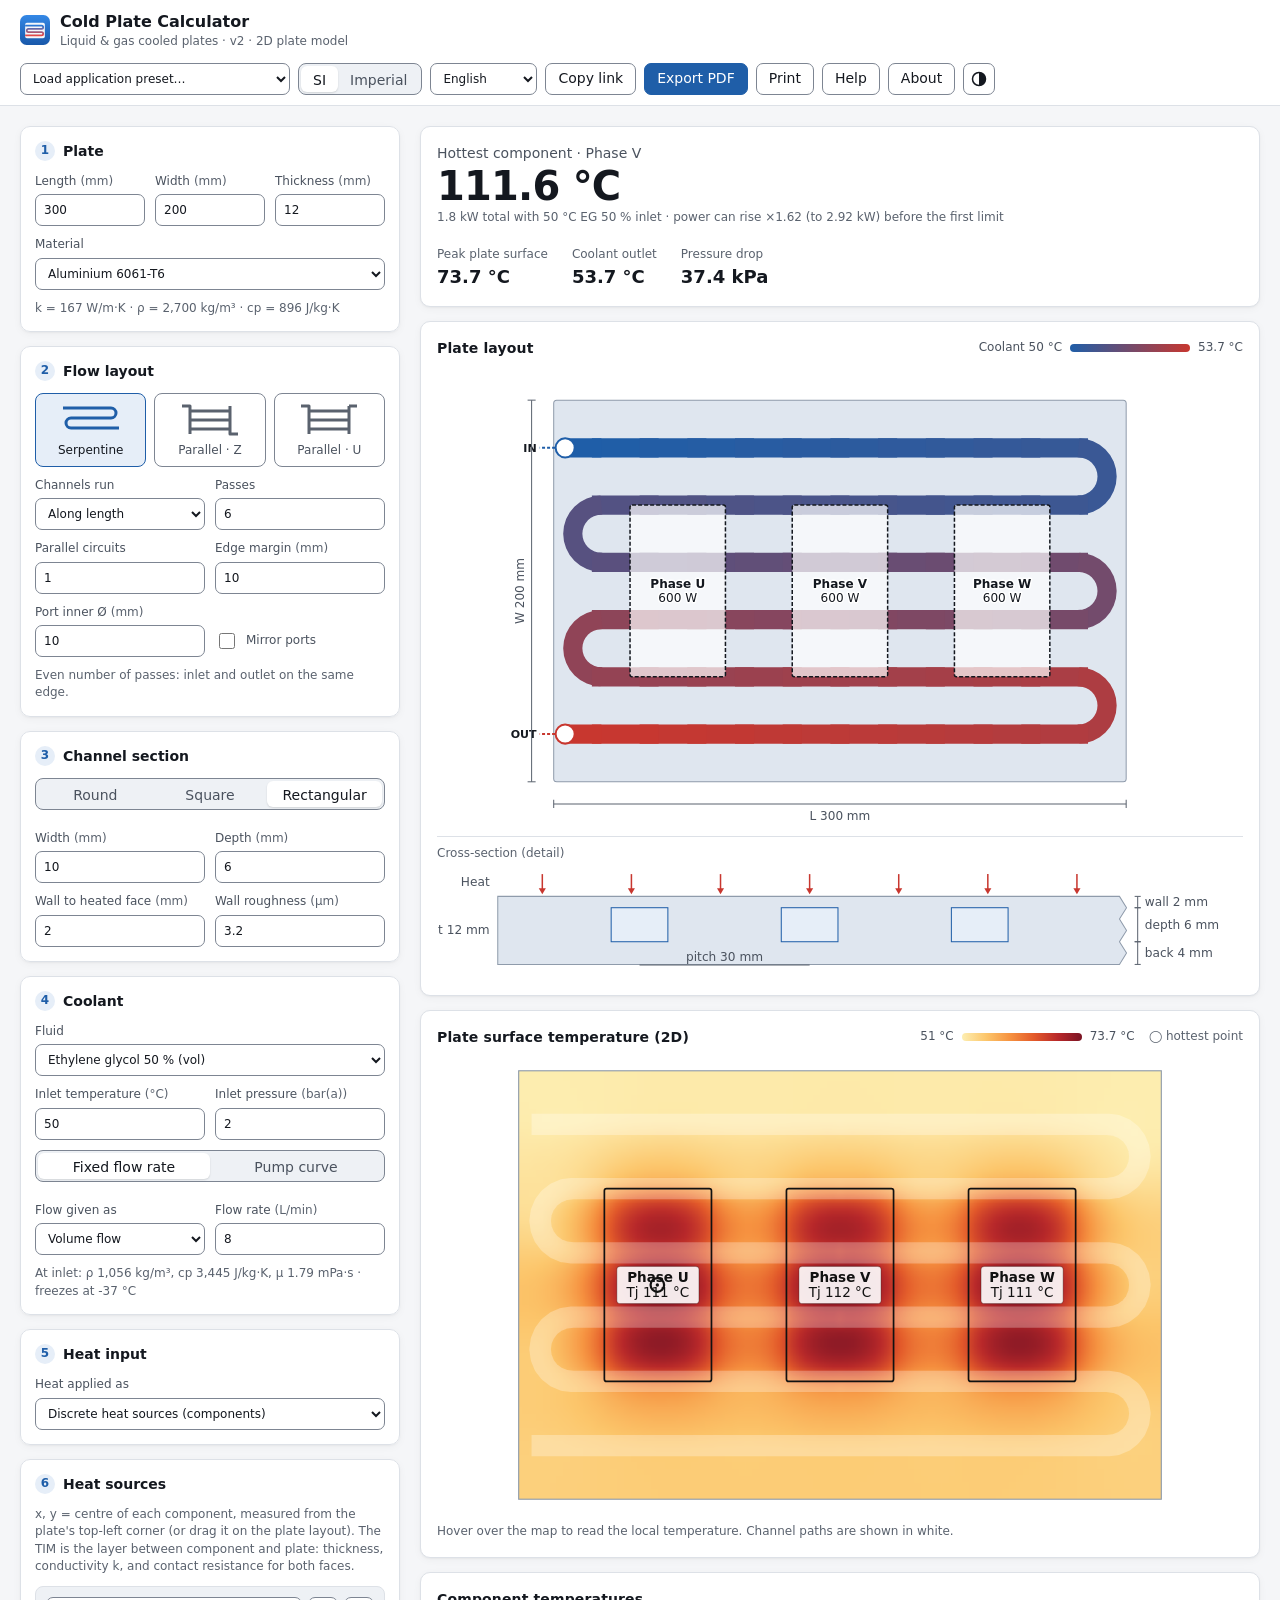
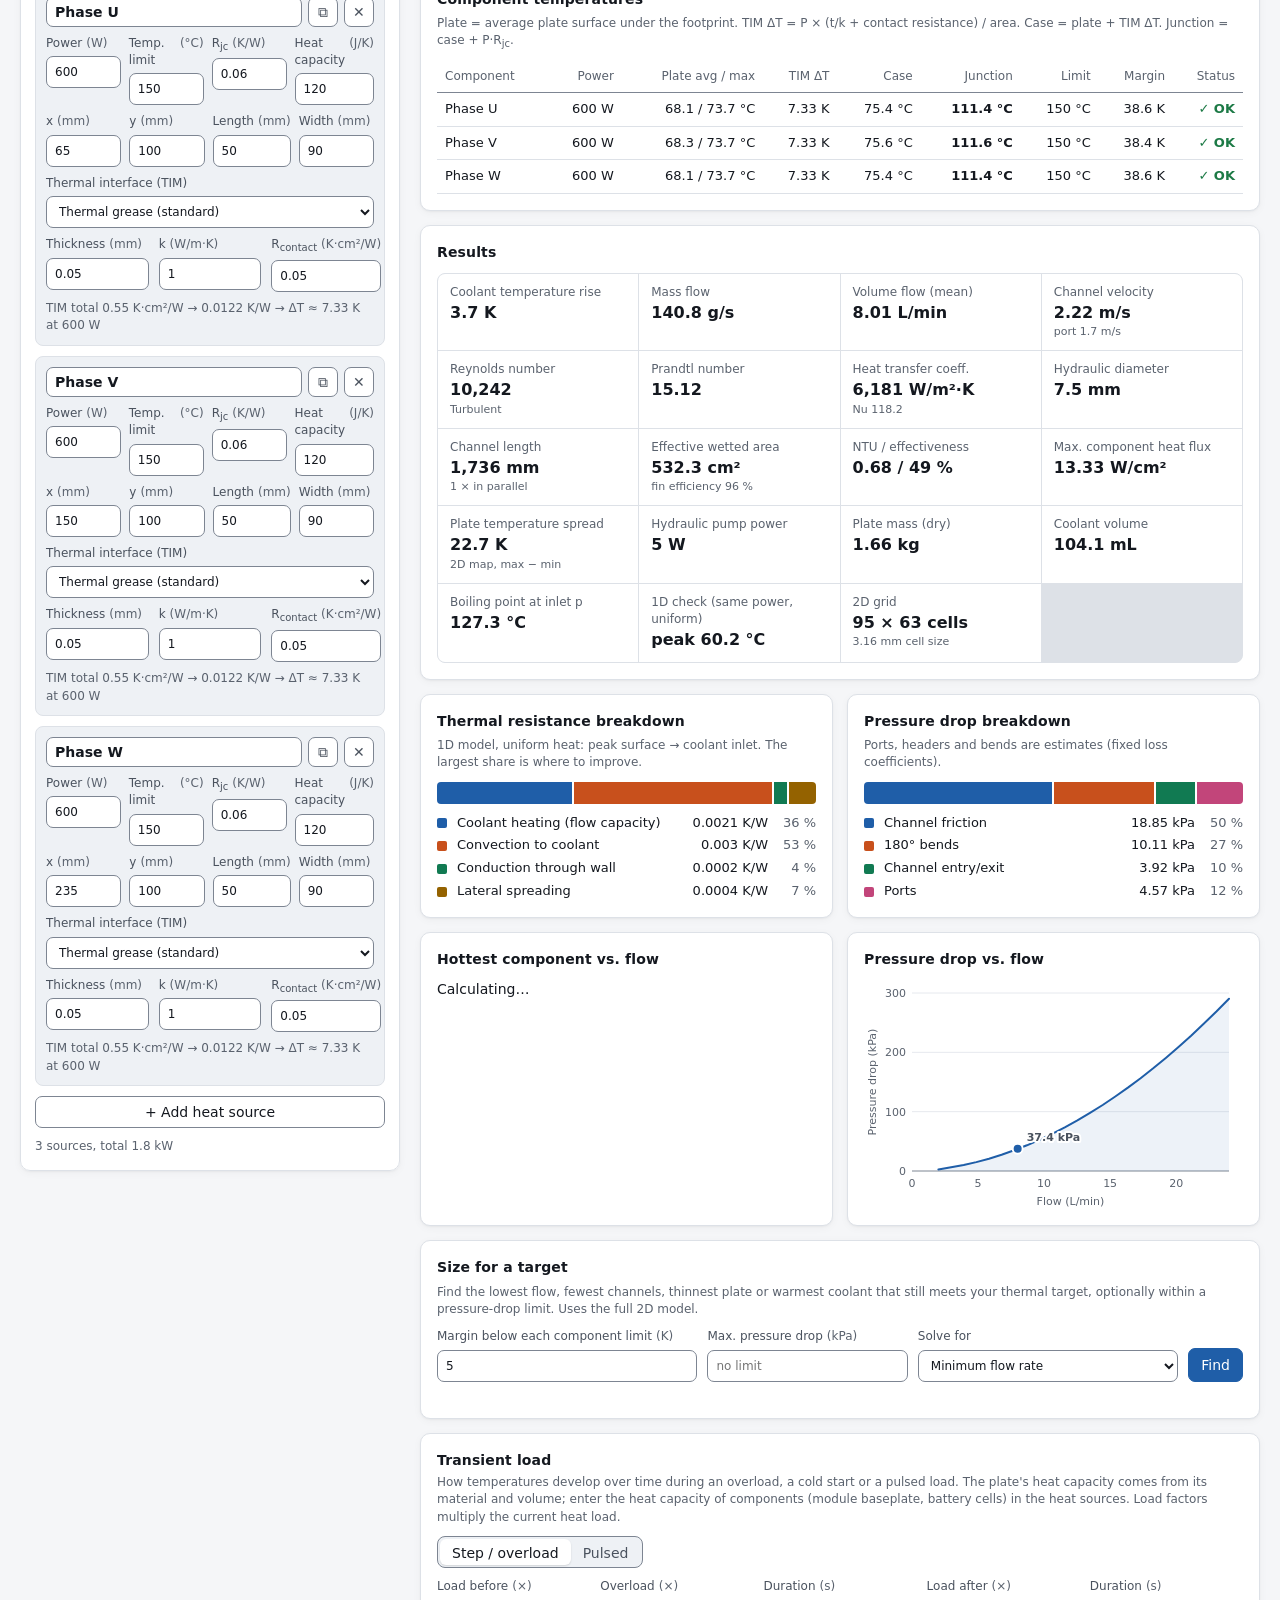
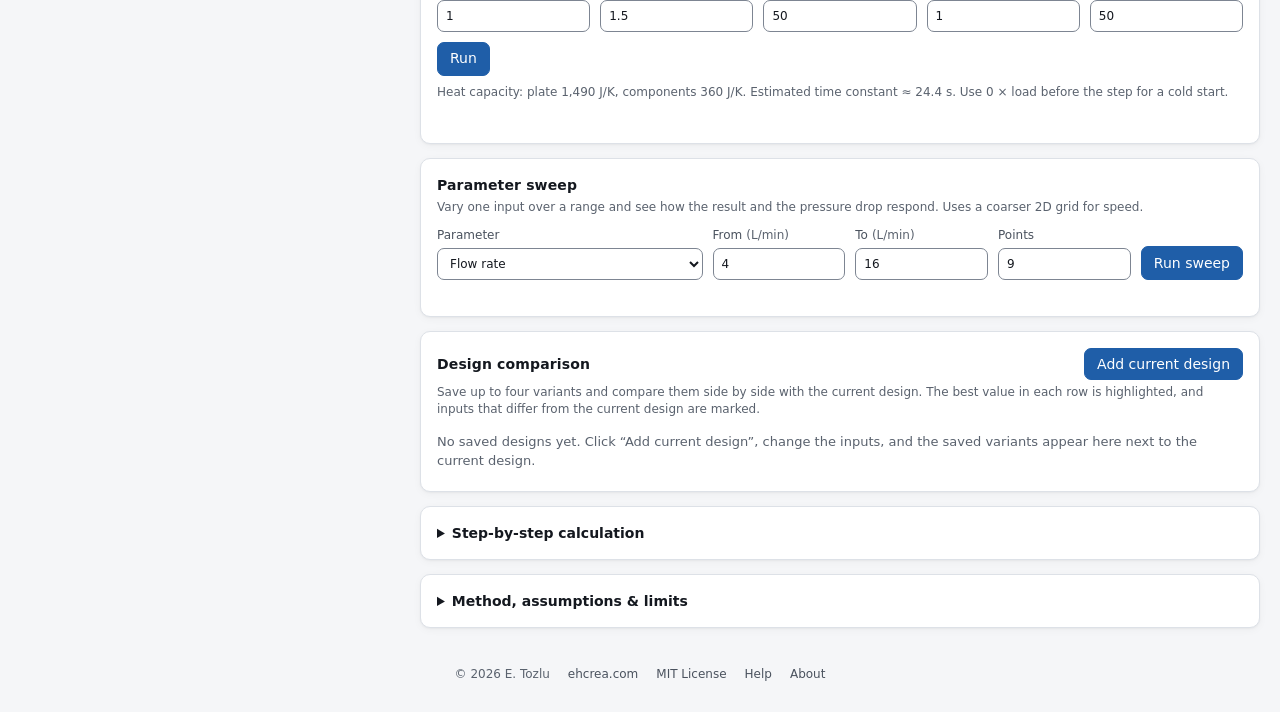
<file: index.html>
<!doctype html>
<html lang="en" data-page="en">
<head>
  <meta charset="utf-8">
  <meta name="viewport" content="width=device-width, initial-scale=1">
  <!-- seo: generated by tools/build-pages.js -->
  <title>Cold Plate Calculator: liquid cooling, pressure drop and temperature map</title>
  <meta name="description" content="Free online cold plate calculator for power electronics, batteries and fuel cells: place heat sources, see a 2D temperature map, coolant temperature rise, pressure drop, pump operating point and flow per channel, then export a PDF design report.">
  <link rel="canonical" href="https://ehcrea.github.io/cold-plate-calculator/">
  <link rel="alternate" hreflang="en" href="https://ehcrea.github.io/cold-plate-calculator/">
  <link rel="alternate" hreflang="de" href="https://ehcrea.github.io/cold-plate-calculator/de/">
  <link rel="alternate" hreflang="nl" href="https://ehcrea.github.io/cold-plate-calculator/nl/">
  <link rel="alternate" hreflang="tr" href="https://ehcrea.github.io/cold-plate-calculator/tr/">
  <link rel="alternate" hreflang="es" href="https://ehcrea.github.io/cold-plate-calculator/es/">
  <link rel="alternate" hreflang="x-default" href="https://ehcrea.github.io/cold-plate-calculator/">
  <meta property="og:type" content="website">
  <meta property="og:site_name" content="ehcrea">
  <meta property="og:title" content="Cold Plate Calculator: liquid cooling, pressure drop and temperature map">
  <meta property="og:description" content="Free online cold plate calculator for power electronics, batteries and fuel cells: place heat sources, see a 2D temperature map, coolant temperature rise, pressure drop, pump operating point and flow per channel, then export a PDF design report.">
  <meta property="og:url" content="https://ehcrea.github.io/cold-plate-calculator/">
  <meta property="og:image" content="https://ehcrea.github.io/cold-plate-calculator/icons/og-image.png">
  <meta property="og:image:width" content="1200">
  <meta property="og:image:height" content="630">
  <meta property="og:image:alt" content="Cold Plate Calculator: liquid cooling, pressure drop and temperature map">
  <meta property="og:locale" content="en_US">
  <meta property="og:locale:alternate" content="de_DE">
  <meta property="og:locale:alternate" content="nl_NL">
  <meta property="og:locale:alternate" content="tr_TR">
  <meta property="og:locale:alternate" content="es_ES">
  <meta name="twitter:card" content="summary_large_image">
  <meta name="twitter:title" content="Cold Plate Calculator: liquid cooling, pressure drop and temperature map">
  <meta name="twitter:description" content="Free online cold plate calculator for power electronics, batteries and fuel cells: place heat sources, see a 2D temperature map, coolant temperature rise, pressure drop, pump operating point and flow per channel, then export a PDF design report.">
  <meta name="twitter:image" content="https://ehcrea.github.io/cold-plate-calculator/icons/og-image.png">
  <script type="application/ld+json">{"@context":"https://schema.org","@type":"WebApplication","name":"Cold Plate Calculator","alternateName":"Cold Plate Calculator: liquid cooling, pressure drop and temperature map","url":"https://ehcrea.github.io/cold-plate-calculator/","description":"Free online cold plate calculator for power electronics, batteries and fuel cells: place heat sources, see a 2D temperature map, coolant temperature rise, pressure drop, pump operating point and flow per channel, then export a PDF design report.","applicationCategory":"EngineeringApplication","operatingSystem":"Any (web browser)","browserRequirements":"Requires JavaScript","inLanguage":["en","de","nl","tr","es"],"isAccessibleForFree":true,"offers":{"@type":"Offer","price":"0","priceCurrency":"EUR"},"license":"https://opensource.org/licenses/MIT","image":"https://ehcrea.github.io/cold-plate-calculator/icons/og-image.png","author":{"@type":"Person","name":"E. Tozlu","url":"https://erentozlu.com"},"publisher":{"@type":"Organization","name":"ehcrea","url":"https://ehcrea.com"},"codeRepository":"https://github.com/ehcrea/cold-plate-calculator","featureList":["Liquid- and gas-cooled cold plates","2D temperature map with placed heat sources","Coolant temperature rise and pressure drop","Pump operating point and flow per channel","PDF design report","Metric and US units","English, German, Dutch, Turkish and Spanish"]}</script>
  <!-- /seo -->
  <link rel="icon" href="icons/favicon.svg" type="image/svg+xml">
  <link rel="icon" href="icons/favicon-32.png" sizes="32x32" type="image/png">
  <link rel="icon" href="icons/favicon-16.png" sizes="16x16" type="image/png">
  <link rel="apple-touch-icon" href="icons/app-icon-180.png" sizes="180x180">
  <link rel="manifest" href="manifest.webmanifest">
  <meta name="apple-mobile-web-app-capable" content="yes">
  <meta name="mobile-web-app-capable" content="yes">
  <meta name="apple-mobile-web-app-title" content="Cold Plate">
  <meta name="apple-mobile-web-app-status-bar-style" content="default">
  <meta name="theme-color" content="#f5f6f8" media="(prefers-color-scheme: light)">
  <meta name="theme-color" content="#0f1216" media="(prefers-color-scheme: dark)">
  <link rel="stylesheet" href="css/style.css?v=39">
  <script>
    // Apply the saved theme before first paint to avoid a flash.
    try { const t = (localStorage.getItem('ehcrea.theme') || localStorage.getItem('coldplate.theme')); if (t === 'light' || t === 'dark') document.documentElement.setAttribute('data-theme', t); } catch (e) { /* storage unavailable */ }
  </script>
</head>
<body>
  <header class="topbar">
    <div class="brand">
      <img class="logo" src="icons/favicon.svg" alt="" width="30" height="30">
      <div>
        <h1>Cold Plate Calculator</h1>
        <p class="subtitle">Liquid &amp; gas cooled plates · v2 · 2D plate model</p>
      </div>
    </div>
    <div class="toolbar">
      <label class="preset">
        <span class="sr-only">Application preset</span>
        <select id="preset" aria-label="Application preset">
          <option value="">Load application preset…</option>
        </select>
      </label>
      <div class="seg" role="radiogroup" aria-label="Unit system" id="units">
        <button type="button" role="radio" data-units="SI" aria-checked="true">SI</button>
        <button type="button" role="radio" data-units="IMP" aria-checked="false">Imperial</button>
      </div>
      <label class="lang">
        <span class="sr-only">Language</span>
        <select id="lang" aria-label="Language"></select>
      </label>
      <button type="button" class="btn" id="share" title="Copy a link containing this design">Copy link</button>
      <button type="button" class="btn btn-primary" id="export-pdf" title="Download a PDF design report">Export PDF</button>
      <button type="button" class="btn" id="print" title="Print this page">Print</button>
      <button type="button" class="btn" data-dialog="help" title="How to use the calculator">Help</button>
      <button type="button" class="btn" data-dialog="about" title="About this calculator">About</button>
      <button type="button" class="btn btn-icon" id="theme" title="Toggle light/dark theme" aria-label="Toggle theme">
        <svg width="16" height="16" viewBox="0 0 16 16" aria-hidden="true"><circle cx="8" cy="8" r="6.5" fill="none" stroke="currentColor" stroke-width="1.5"></circle><path d="M8 1.5a6.5 6.5 0 0 1 0 13z" fill="currentColor"></path></svg>
      </button>
    </div>
  </header>

  <main class="layout">
    <!-- ================= INPUTS ================= -->
    <form class="inputs" id="form" autocomplete="off" novalidate>
      <fieldset>
        <legend><span class="step">1</span>Plate</legend>
        <div class="grid3">
          <label>Length <span class="u" data-unit="length"></span><input type="number" step="any" min="0" data-key="L" data-q="length"></label>
          <label>Width <span class="u" data-unit="length"></span><input type="number" step="any" min="0" data-key="W" data-q="length"></label>
          <label>Thickness <span class="u" data-unit="length"></span><input type="number" step="any" min="0" data-key="t" data-q="length"></label>
        </div>
        <label>Material
          <select data-key="material" id="material"></select>
        </label>
        <div class="grid3" data-show="custom-material">
          <label>Conductivity <span class="u" data-unit="conductivity"></span><input type="number" step="any" min="0" data-key="kCustom" data-q="conductivity"></label>
          <label>Density <span class="u" data-unit="density"></span><input type="number" step="any" min="0" data-key="rhoCustom" data-q="density"></label>
          <label>Specific heat <span class="u" data-unit="cp"></span><input type="number" step="any" min="0" data-key="cpCustom" data-q="cp"></label>
        </div>
        <p class="hint" id="material-hint"></p>
      </fieldset>

      <fieldset>
        <legend><span class="step">2</span>Flow layout</legend>
        <div class="layout-picker" role="radiogroup" aria-label="Channel layout" id="layout-picker">
          <button type="button" role="radio" data-layout="serpentine" aria-checked="true">
            <svg viewBox="0 0 60 36" aria-hidden="true"><path d="M2 6H50a5 5 0 0 1 0 10H10a5 5 0 0 0 0 10H58"/></svg>
            <span>Serpentine</span>
          </button>
          <button type="button" role="radio" data-layout="parallelZ" aria-checked="false">
            <svg viewBox="0 0 60 36" aria-hidden="true"><path d="M2 4H10V32M10 9H50M10 18H50M10 27H50M50 4V32H58"/></svg>
            <span>Parallel · Z</span>
          </button>
          <button type="button" role="radio" data-layout="parallelU" aria-checked="false">
            <svg viewBox="0 0 60 36" aria-hidden="true"><path d="M2 4H10V32M10 9H50M10 18H50M10 27H50M50 4V32M50 4H58"/></svg>
            <span>Parallel · U</span>
          </button>
        </div>
        <div class="grid2">
          <label>Channels run
            <select data-key="orient">
              <option value="length">Along length</option>
              <option value="width">Along width</option>
            </select>
          </label>
          <label><span id="count-label">Passes</span><input type="number" step="1" min="1" data-key="count" data-q="int"></label>
        </div>
        <div class="grid2">
          <label data-show="serpentine">Parallel circuits<input type="number" step="1" min="1" max="6" data-key="circuits" data-q="int"></label>
          <label>Edge margin <span class="u" data-unit="length"></span><input type="number" step="any" min="0" data-key="margin" data-q="length"></label>
        </div>
        <div class="grid2" data-show="parallel">
          <label>Header width <span class="u" data-unit="length"></span><input type="number" step="any" min="0" data-key="header" data-q="length"></label>
          <label>Header depth <span class="u" data-unit="length"></span><input type="number" step="any" min="0" data-key="headerDepth" data-q="length" placeholder="= channel"></label>
        </div>
        <div class="grid2">
          <label>Port inner Ø <span class="u" data-unit="length"></span><input type="number" step="any" min="0" data-key="portD" data-q="length"></label>
          <label class="check"><input type="checkbox" data-key="mirror"> Mirror ports</label>
        </div>
        <p class="hint" id="port-hint"></p>
      </fieldset>

      <fieldset>
        <legend><span class="step">3</span>Channel section</legend>
        <div class="seg seg-wide" role="radiogroup" aria-label="Channel shape" id="shape">
          <button type="button" role="radio" data-shape="round" aria-checked="false">Round</button>
          <button type="button" role="radio" data-shape="square" aria-checked="false">Square</button>
          <button type="button" role="radio" data-shape="rect" aria-checked="true">Rectangular</button>
        </div>
        <div class="grid2">
          <label data-show="round">Diameter <span class="u" data-unit="length"></span><input type="number" step="any" min="0" data-key="D" data-q="length"></label>
          <label data-show="square rect"><span id="cw-label">Width</span> <span class="u" data-unit="length"></span><input type="number" step="any" min="0" data-key="cw" data-q="length"></label>
          <label data-show="rect">Depth <span class="u" data-unit="length"></span><input type="number" step="any" min="0" data-key="cd" data-q="length"></label>
        </div>
        <div class="grid2">
          <label>Wall to heated face <span class="u" data-unit="length"></span><input type="number" step="any" min="0" data-key="wallHeated" data-q="length"></label>
          <label>Wall roughness <span class="u" data-unit="roughness"></span><input type="number" step="any" min="0" data-key="roughness" data-q="roughness"></label>
        </div>
      </fieldset>

      <fieldset>
        <legend><span class="step">4</span>Coolant</legend>
        <label>Fluid
          <select data-key="fluid" id="fluid"></select>
        </label>
        <div class="grid3" data-show="customfluid">
          <label>Density <span class="u" data-unit="density"></span><input type="number" step="any" min="0" data-cf="rho" data-q="density"></label>
          <label>Specific heat <span class="u" data-unit="cp"></span><input type="number" step="any" min="0" data-cf="cp" data-q="cp"></label>
          <label>Conductivity <span class="u" data-unit="conductivity"></span><input type="number" step="any" min="0" data-cf="k" data-q="conductivity"></label>
          <label>Viscosity <span class="u" data-unit="viscosity"></span><input type="number" step="any" min="0" data-cf="mu" data-q="viscosity"></label>
          <label>Freezing point <span class="u" data-unit="temp"></span><input type="number" step="any" data-cf="freeze" data-q="temp"></label>
          <label>Boiling point <span class="u" data-unit="temp"></span><input type="number" step="any" data-cf="boil" data-q="temp"></label>
        </div>
        <div class="grid2">
          <label>Inlet temperature <span class="u" data-unit="temp"></span><input type="number" step="any" data-key="Tin" data-q="temp"></label>
          <label>Inlet pressure <span class="u" data-unit="pressure"></span><input type="number" step="any" min="0" data-key="pIn" data-q="pressure"></label>
        </div>
        <div class="seg seg-wide" role="radiogroup" aria-label="Flow source" id="flowsrc">
          <button type="button" role="radio" data-flowsrc="fixed" aria-checked="true">Fixed flow rate</button>
          <button type="button" role="radio" data-flowsrc="pump">Pump curve</button>
        </div>
        <div class="grid2" data-show="fixedflow">
          <label>Flow given as
            <select data-key="flowMode" id="flowMode">
              <option value="vol">Volume flow</option>
              <option value="mass">Mass flow</option>
              <option value="std" data-gas-only>Standard flow</option>
            </select>
          </label>
          <label>Flow rate <span class="u" id="flow-unit"></span><input type="number" step="any" min="0" data-key="flow" data-q="flow"></label>
        </div>
        <div class="pump" data-show="pump">
          <label>Pump / blower curve
            <select id="pump-preset"></select>
          </label>
          <div class="pump-table">
            <div class="pt-row pt-head"><span>Flow <span class="u" data-unit="volflow"></span></span><span>Pressure rise <span class="u" data-unit="dpressure"></span></span><span></span></div>
            <div id="pump-points"></div>
          </div>
          <button type="button" class="btn" id="add-point">+ Add curve point</button>
          <div class="grid2">
            <label>Rest of loop ΔP <span class="u" data-unit="dpressure"></span><input type="number" step="any" min="0" data-pump="extDp" data-q="dpressure"></label>
            <label>… at flow <span class="u" data-unit="volflow"></span><input type="number" step="any" min="0" data-pump="extQ" data-q="volflow"></label>
          </div>
          <p class="hint">Rest of loop = pipes, fittings, radiator and anything else in series with the plate. Its pressure drop scales with flow².</p>
          <p class="hint pump-op" id="pump-hint"></p>
        </div>
        <p class="hint" id="fluid-hint"></p>
      </fieldset>

      <fieldset>
        <legend><span class="step">5</span>Heat input</legend>
        <label>Heat applied as
          <select data-key="heatArea">
            <option value="sources">Discrete heat sources (components)</option>
            <option value="full">Uniform over whole plate face</option>
            <option value="channels">Uniform over channel area</option>
          </select>
        </label>
        <div data-show="uniform">
          <div class="seg seg-wide" role="radiogroup" aria-label="Calculation mode" id="mode">
            <button type="button" role="radio" data-mode="capacity" aria-checked="true">Find max. heat</button>
            <button type="button" role="radio" data-mode="load">Find surface temp.</button>
          </div>
          <div class="grid2">
            <label data-show="capacity">Max. surface temp. <span class="u" data-unit="temp"></span><input type="number" step="any" data-key="TsMax" data-q="temp"></label>
            <label data-show="load">Heat load <span class="u" data-unit="power"></span><input type="number" step="any" min="0" data-key="Q" data-q="power"></label>
          </div>
        </div>
      </fieldset>

      <fieldset data-show="sources">
        <legend><span class="step">6</span>Heat sources</legend>
        <p class="hint">x, y = centre of each component, measured from the plate's top-left corner (or drag it on the plate layout). The TIM is the layer between component and plate: thickness, conductivity k, and contact resistance for both faces.</p>
        <div id="sources-list"></div>
        <button type="button" class="btn" id="add-source">+ Add heat source</button>
        <p class="hint" id="sources-total"></p>
      </fieldset>
    </form>

    <!-- ================= RESULTS ================= -->
    <section class="results" aria-live="polite">
      <div class="card hero" id="hero">
        <div class="hero-main">
          <div class="hero-label" id="hero-label">Max. heat dissipation</div>
          <div class="hero-value" id="hero-value">—</div>
          <div class="hero-sub" id="hero-sub"></div>
        </div>
        <dl class="hero-side" id="hero-side"></dl>
      </div>

      <div class="card issues" id="issues" hidden></div>

      <div class="card">
        <div class="card-head">
          <h2>Plate layout</h2>
          <div class="temp-legend" id="temp-legend"></div>
        </div>
        <div class="drawing" id="drawing"></div>
        <div class="section-wrap">
          <div class="section-title">Cross-section (detail)</div>
          <div class="section" id="section"></div>
        </div>
      </div>

      <div class="card">
        <div class="card-head">
          <h2>Plate surface temperature (2D)</h2>
          <div class="temp-legend" id="map-legend"></div>
        </div>
        <div class="map-wrap" id="map"></div>
        <p class="card-note map-note">Hover over the map to read the local temperature. Channel paths are shown in white.</p>
      </div>

      <div class="card" id="sources-card" hidden>
        <h2>Component temperatures</h2>
        <p class="card-note" data-i18n-html="srcnote"><!--i18n:srcnote-->Plate = average plate surface under the footprint. TIM ΔT = P × (t/k + contact resistance) / area. Case = plate + TIM ΔT. Junction = case + P·R<sub>jc</sub>.<!--/i18n:srcnote--></p>
        <div class="table-wrap" id="sources-table"></div>
      </div>

      <div class="card" id="dist-card" hidden>
        <h2>Flow distribution between channels</h2>
        <p class="dist-summary" id="dist-summary"></p>
        <div class="chart" id="dist-chart"></div>
        <p class="card-note map-note">Channel 1 is nearest the inlet port. Manifold model: header friction and momentum (pressure regain in the inlet header, extra loss in the outlet header) against each channel's own pressure drop.</p>
      </div>

      <div class="card">
        <h2>Results</h2>
        <div class="metrics" id="metrics"></div>
      </div>

      <div class="grid-cards">
        <div class="card">
          <h2>Thermal resistance breakdown</h2>
          <p class="card-note">1D model, uniform heat: peak surface → coolant inlet. The largest share is where to improve.</p>
          <div id="rth-bar"></div>
        </div>
        <div class="card">
          <h2>Pressure drop breakdown</h2>
          <p class="card-note">Ports, headers and bends are estimates (fixed loss coefficients).</p>
          <div id="dp-bar"></div>
        </div>
      </div>

      <div class="grid-cards">
        <div class="card">
          <h2 id="chart1-title">Heat dissipation vs. flow</h2>
          <div class="chart" id="chart1"></div>
        </div>
        <div class="card">
          <h2 id="chart2-title">Pressure drop vs. flow</h2>
          <div class="chart" id="chart2"></div>
        </div>
      </div>

      <div class="card" id="size-card">
        <h2>Size for a target</h2>
        <p class="card-note">Find the lowest flow, fewest channels, thinnest plate or warmest coolant that still meets your thermal target, optionally within a pressure-drop limit. Uses the full 2D model.</p>
        <div class="size-controls">
          <label><span id="size-target-label">Target</span> <span class="u" id="size-target-unit"></span><input type="number" step="any" id="size-target"></label>
          <label>Max. pressure drop <span class="u" id="size-dp-unit"></span><input type="number" step="any" min="0" id="size-dp" placeholder="no limit"></label>
          <label>Solve for<select id="size-var" aria-label="Solve for"></select></label>
          <button type="button" class="btn btn-primary" id="size-run">Find</button>
        </div>
        <p class="hint" id="size-hint"></p>
        <p class="sweep-status" id="size-status" role="status"></p>
        <div id="size-result"></div>
      </div>

      <div class="card" id="tr-card">
        <div class="card-head">
          <h2>Transient load</h2>
          <button type="button" class="btn" id="tr-csv" hidden>Export CSV</button>
        </div>
        <p class="card-note">How temperatures develop over time during an overload, a cold start or a pulsed load. The plate's heat capacity comes from its material and volume; enter the heat capacity of components (module baseplate, battery cells) in the heat sources. Load factors multiply the current heat load.</p>
        <div class="tr-controls">
          <div class="seg" role="radiogroup" aria-label="Load profile" id="tr-kind">
            <button type="button" role="radio" data-kind="step" aria-checked="true">Step / overload</button>
            <button type="button" role="radio" data-kind="pulse" aria-checked="false">Pulsed</button>
          </div>
          <div class="tr-fields" data-trkind="step">
            <label>Load before <span class="u">(×)</span><input type="number" step="any" min="0" id="tr-f0"></label>
            <label>Overload <span class="u">(×)</span><input type="number" step="any" min="0" id="tr-f1"></label>
            <label>Duration <span class="u">(s)</span><input type="number" step="any" min="0" id="tr-t1"></label>
            <label>Load after <span class="u">(×)</span><input type="number" step="any" min="0" id="tr-f2"></label>
            <label>Duration <span class="u">(s)</span><input type="number" step="any" min="0" id="tr-t2"></label>
          </div>
          <div class="tr-fields" data-trkind="pulse" hidden>
            <label>Base load <span class="u">(×)</span><input type="number" step="any" min="0" id="tr-pf0"></label>
            <label>Pulse load <span class="u">(×)</span><input type="number" step="any" min="0" id="tr-pf1"></label>
            <label>Period <span class="u">(s)</span><input type="number" step="any" min="0" id="tr-per"></label>
            <label>Duty cycle <span class="u">(%)</span><input type="number" step="any" min="1" max="99" id="tr-duty"></label>
            <label>Cycles<input type="number" step="1" min="1" max="200" id="tr-cyc"></label>
          </div>
          <button type="button" class="btn btn-primary" id="tr-run">Run</button>
        </div>
        <p class="hint" id="tr-hint"></p>
        <p class="sweep-status" id="tr-status" role="status"></p>
        <dl class="size-metrics" id="tr-summary"></dl>
        <div class="grid-cards tr-out" id="tr-out" hidden>
          <div><h3 class="sub-title">Temperatures</h3><div class="chart" id="tr-chart1"></div></div>
          <div><h3 class="sub-title">Heat load</h3><div class="chart" id="tr-chart2"></div></div>
        </div>
      </div>

      <div class="card" id="sweep-card">
        <div class="card-head">
          <h2>Parameter sweep</h2>
          <button type="button" class="btn" id="sweep-csv" hidden>Export CSV</button>
        </div>
        <p class="card-note">Vary one input over a range and see how the result and the pressure drop respond. Uses a coarser 2D grid for speed.</p>
        <div class="sweep-controls">
          <label>Parameter<select id="sweep-param" aria-label="Parameter"></select></label>
          <label>From <span class="u" id="sweep-u1"></span><input type="number" step="any" id="sweep-from"></label>
          <label>To <span class="u" id="sweep-u2"></span><input type="number" step="any" id="sweep-to"></label>
          <label>Points<input type="number" step="1" min="3" max="25" id="sweep-n"></label>
          <button type="button" class="btn btn-primary" id="sweep-run">Run sweep</button>
        </div>
        <p class="sweep-status" id="sweep-status" role="status"></p>
        <div class="grid-cards sweep-out" id="sweep-out" hidden>
          <div><h3 class="sub-title" id="sweep-t1"></h3><div class="chart" id="sweep-chart1"></div></div>
          <div><h3 class="sub-title" id="sweep-t2"></h3><div class="chart" id="sweep-chart2"></div></div>
        </div>
        <div class="table-wrap" id="sweep-table"></div>
      </div>

      <div class="card" id="compare-card">
        <div class="card-head">
          <h2>Design comparison</h2>
          <div class="card-actions">
            <button type="button" class="btn" id="compare-csv" hidden>Export CSV</button>
            <button type="button" class="btn btn-primary" id="compare-add">Add current design</button>
          </div>
        </div>
        <p class="card-note">Save up to four variants and compare them side by side with the current design. The best value in each row is highlighted, and inputs that differ from the current design are marked.</p>
        <div class="table-wrap" id="compare-table"></div>
      </div>

      <details class="card notes steps" id="steps-card">
        <summary>Step-by-step calculation</summary>
        <p class="card-note">The 1D model written out: each formula with this design's numbers substituted, in SI units. Use it to check results by hand or for teaching.</p>
        <div id="steps"></div>
      </details>

      <details class="card notes">
        <summary>Method, assumptions &amp; limits</summary>
        <div class="notes-body" data-i18n-html="notes"><!--i18n:notes--><p>Concept-sizing estimate: a 2D plate conduction model coupled to 1D channel hydraulics. Expect roughly ±15–30 % compared with CFD or test data, and validate final designs by simulation or measurement.</p>
<ul>
<li><b>Heat transfer.</b> Laminar: Shah &amp; London Nu<sub>H1</sub> and f·Re for the channel aspect ratio, with a Hausen-type entry correction per straight pass. Turbulent: Gnielinski with a short-duct correction. Re 2300–4000 is blended. Bends restart the boundary layer; Dean-vortex enhancement is ignored (conservative).</li>
<li><b>2D plate model.</b> The plate face is a grid of up to about 6,000 cells conducting in-plane through the local solid thickness. Cells above channels, port leads and headers are coupled to the coolant through the heated-face wall and the fin-corrected convective film. The coolant is marched along each channel path until plate and coolant agree. This gives the map, the peak temperature and the component temperatures.</li>
<li><b>Components.</b> Case = plate under the footprint + P·(t/k + contact resistance)/A of the TIM. Junction = case + P·R<sub>jc</sub>. Spreading through the plate thickness under small sources is not modelled, so very small, intense sources read slightly optimistic.</li>
<li><b>Pressure drop.</b> Shah apparent friction (laminar, developing) and Haaland (turbulent); Darby 3-K for 180° bends; fixed loss coefficients for channel entry/exit (0.5 + 1.0) and ports (1.5 each).</li>
<li><b>Flow distribution.</b> Parallel layouts: the headers are split into segments with friction and momentum (the inlet header regains 1.0×, the outlet header loses 2.0× the velocity-head change), balanced against each channel's own Δp(q). The per-channel flows set the header losses and each channel's heat transfer in the 2D model.</li>
<li><b>Pump curve.</b> The operating flow is found by bisection where the pump pressure rise equals the plate plus rest-of-loop pressure drop (which scales with flow²).</li>
<li><b>Fluids.</b> Properties at the mean bulk temperature. Glycol data by volume, approximate (±5–10 %). Gases are ideal and incompressible within the plate, at inlet pressure.</li>
<li><b>Not modelled.</b> Radiation and natural convection, two-phase flow, turbulators and pin fins, gas compressibility within the plate.</li>
<li>Transient load: implicit (backward-Euler) time stepping of the same 2D plate model with the heat capacity of the plate and, optionally, of each component; the coolant is treated as quasi-steady because it passes through the plate in a fraction of a second. Junction-to-case and TIM layers have no heat capacity, so their share of a load change appears at once (conservative).</li>
</ul><!--/i18n:notes--></div>
      </details>
    </section>
  </main>

  <footer class="site-footer">
    <span>© 2026 E. Tozlu</span>
    <a href="https://ehcrea.com" target="_blank" rel="noopener">ehcrea.com</a>
    <a href="https://github.com/ehcrea/cold-plate-calculator/blob/main/LICENSE" target="_blank" rel="noopener">MIT License</a>
    <a href="#help" data-dialog="help">Help</a>
    <a href="#about" data-dialog="about">About</a>
  </footer>

  <dialog class="about" id="about" aria-labelledby="about-title">
    <form method="dialog"><button class="btn btn-icon about-close" title="Close" aria-label="Close">✕</button></form>
    <div data-i18n-html="about"><!--i18n:about--><div class="about-head"><img src="icons/favicon.svg" alt=""><div><h2 id="about-title">Cold Plate Calculator</h2><p>Version 2 · by E. Tozlu</p></div></div>
<p>A free, browser-based tool for first-pass sizing of liquid- and gas-cooled cold plates for power electronics, batteries and fuel-cell systems. It couples a 2D conduction model of the plate with 1D channel hydraulics, pump matching and manifold flow distribution. All calculations run in your browser.</p>
<p>Made by E. Tozlu. More engineering tools and projects at <a href="https://ehcrea.com" target="_blank" rel="noopener">ehcrea.com</a>.</p>
<p>Open source under the <a href="https://github.com/ehcrea/cold-plate-calculator/blob/main/LICENSE" target="_blank" rel="noopener">MIT License</a>; the source code is on <a href="https://github.com/ehcrea/cold-plate-calculator" target="_blank" rel="noopener">GitHub</a>.</p>
<div class="about-social"><span class="about-social-label">Follow ehcrea.studio</span><a class="social-link" href="https://www.instagram.com/ehcrea.studio" target="_blank" rel="noopener" aria-label="ehcrea.studio on Instagram (opens in a new tab)"><svg viewBox="0 0 24 24" width="18" height="18" aria-hidden="true" focusable="false"><rect x="3" y="3" width="18" height="18" rx="5" fill="none" stroke="currentColor" stroke-width="2"/><circle cx="12" cy="12" r="4" fill="none" stroke="currentColor" stroke-width="2"/><circle cx="17.5" cy="6.5" r="1.3" fill="currentColor"/></svg><span>Instagram</span></a><a class="social-link" href="https://www.facebook.com/ehcrea.studio" target="_blank" rel="noopener" aria-label="ehcrea.studio on Facebook (opens in a new tab)"><svg viewBox="0 0 24 24" width="18" height="18" aria-hidden="true" focusable="false"><path fill="currentColor" d="M13.5 21v-7.5h2.6l.4-3h-3V8.6c0-.9.3-1.5 1.5-1.5h1.6V4.4c-.3 0-1.2-.1-2.3-.1-2.3 0-3.8 1.4-3.8 3.9v2.3H7.9v3h2.6V21h3z"/></svg><span>Facebook</span></a></div><div class="about-support"><p><strong>Enjoying the calculator?</strong> It is free for everyone and I keep adding features in my spare time. If it saved you time on a project or helped you learn, you can support its development on Patreon. Every contribution, big or small, helps me keep building new engineering tools. Thank you!</p><a class="btn-support" href="https://www.patreon.com/ehcrea" target="_blank" rel="noopener"><span aria-hidden="true">♥</span> Support me on Patreon</a></div>
<p class="about-meta">Results are engineering estimates. Validate final designs by CFD or test.</p><!--/i18n:about--></div>
  </dialog>

  <dialog class="about help" id="help" aria-labelledby="help-title">
    <form method="dialog"><button class="btn btn-icon about-close" title="Close" aria-label="Close">✕</button></form>
    <div data-i18n-html="help"><!--i18n:help--><h2 id="help-title">How to use</h2>
<p>Work through the inputs on the left from top to bottom; the results on the right update as you type.</p>
<ol><li><b>Start from an example.</b> Pick an application preset in the toolbar and adapt it. You can switch SI/Imperial units and the language at any time.</li><li><b>Plate.</b> Length, width, thickness and material. Higher conductivity spreads heat better between the channels.</li><li><b>Flow layout.</b> Serpentine: one long channel (or a few circuits), even cooling but higher pressure drop. Parallel Z/U: many short channels fed by headers, low pressure drop; check the flow distribution card.</li><li><b>Channel section.</b> Round, square or rectangular. Channel depth plus the heated-face wall must fit within the plate thickness.</li><li><b>Coolant.</b> Fluid, inlet temperature and pressure, and either a fixed flow rate or a pump curve; with a pump curve the operating point is found automatically.</li><li><b>Heat input.</b> Uniform heat: enter a power to get the peak temperature, or a maximum surface temperature to get the capacity. Heat sources: add components with power, footprint, TIM and R<sub>jc</sub>, and drag them on the plate layout.</li></ol>
<h3>Reading the results</h3>
<ul><li>The headline shows the capacity, peak temperature or hottest junction. Warnings and notes point out design problems.</li><li>Hover over the 2D map to read local temperatures. The component table lists plate, case and junction temperatures with the margin to each limit.</li><li>The breakdown bars show which thermal resistance or pressure loss dominates: improve the largest one first.</li><li><b>Transient load</b> shows how temperatures develop during an overload, a cold start or pulses, and how long a load can last before a limit is reached.</li>
<li><b>Size for a target</b> finds the lowest flow, fewest channels, thinnest plate or warmest coolant that meets your limit. <b>Parameter sweep</b> shows how one input affects the result; <b>Design comparison</b> puts saved variants side by side.</li>
<li>The <a href="#steps" data-open-steps>step-by-step calculation</a> shows every formula with your numbers.</li></ul>
<h3>Typical values</h3>
<ul><li>Channel velocity for water/glycol: 0.5–2 m/s (aluminium ≲ 2 m/s against erosion).</li><li>Coolant temperature rise: 3–10 K for good temperature uniformity.</li><li>TIM: thermal grease ≈ 0.05–0.2 K·cm²/W, gap pads ≈ 1–5 K·cm²/W.</li></ul>
<h3>Saving and sharing</h3>
<p>Your design is saved in this browser automatically. <b>Copy link</b> creates a URL with all inputs, <b>Export PDF</b> writes a design report including the calculation steps, and <b>Print</b> prints the page.</p>
<p class="about-meta">Results are engineering estimates for concept sizing (about ±15–30 %). Validate final designs by CFD or test.</p><!--/i18n:help--></div>
  </dialog>

  <div class="toast" id="toast" role="status" hidden></div>

  <script src="js/units.js?v=39"></script>
  <script src="js/i18n.js?v=39"></script>
  <script src="js/data.js?v=39"></script>
  <script src="js/physics.js?v=39"></script>
  <script src="js/physics2d.js?v=39"></script>
  <script src="js/steps.js?v=39"></script>
  <script src="js/study.js?v=39"></script>
  <script src="js/transient.js?v=39"></script>
  <script src="js/drawing.js?v=39"></script>
  <script src="js/charts.js?v=39"></script>
  <script src="js/report.js?v=39"></script>
  <script src="js/app.js?v=39"></script>
</body>
</html>
</file>
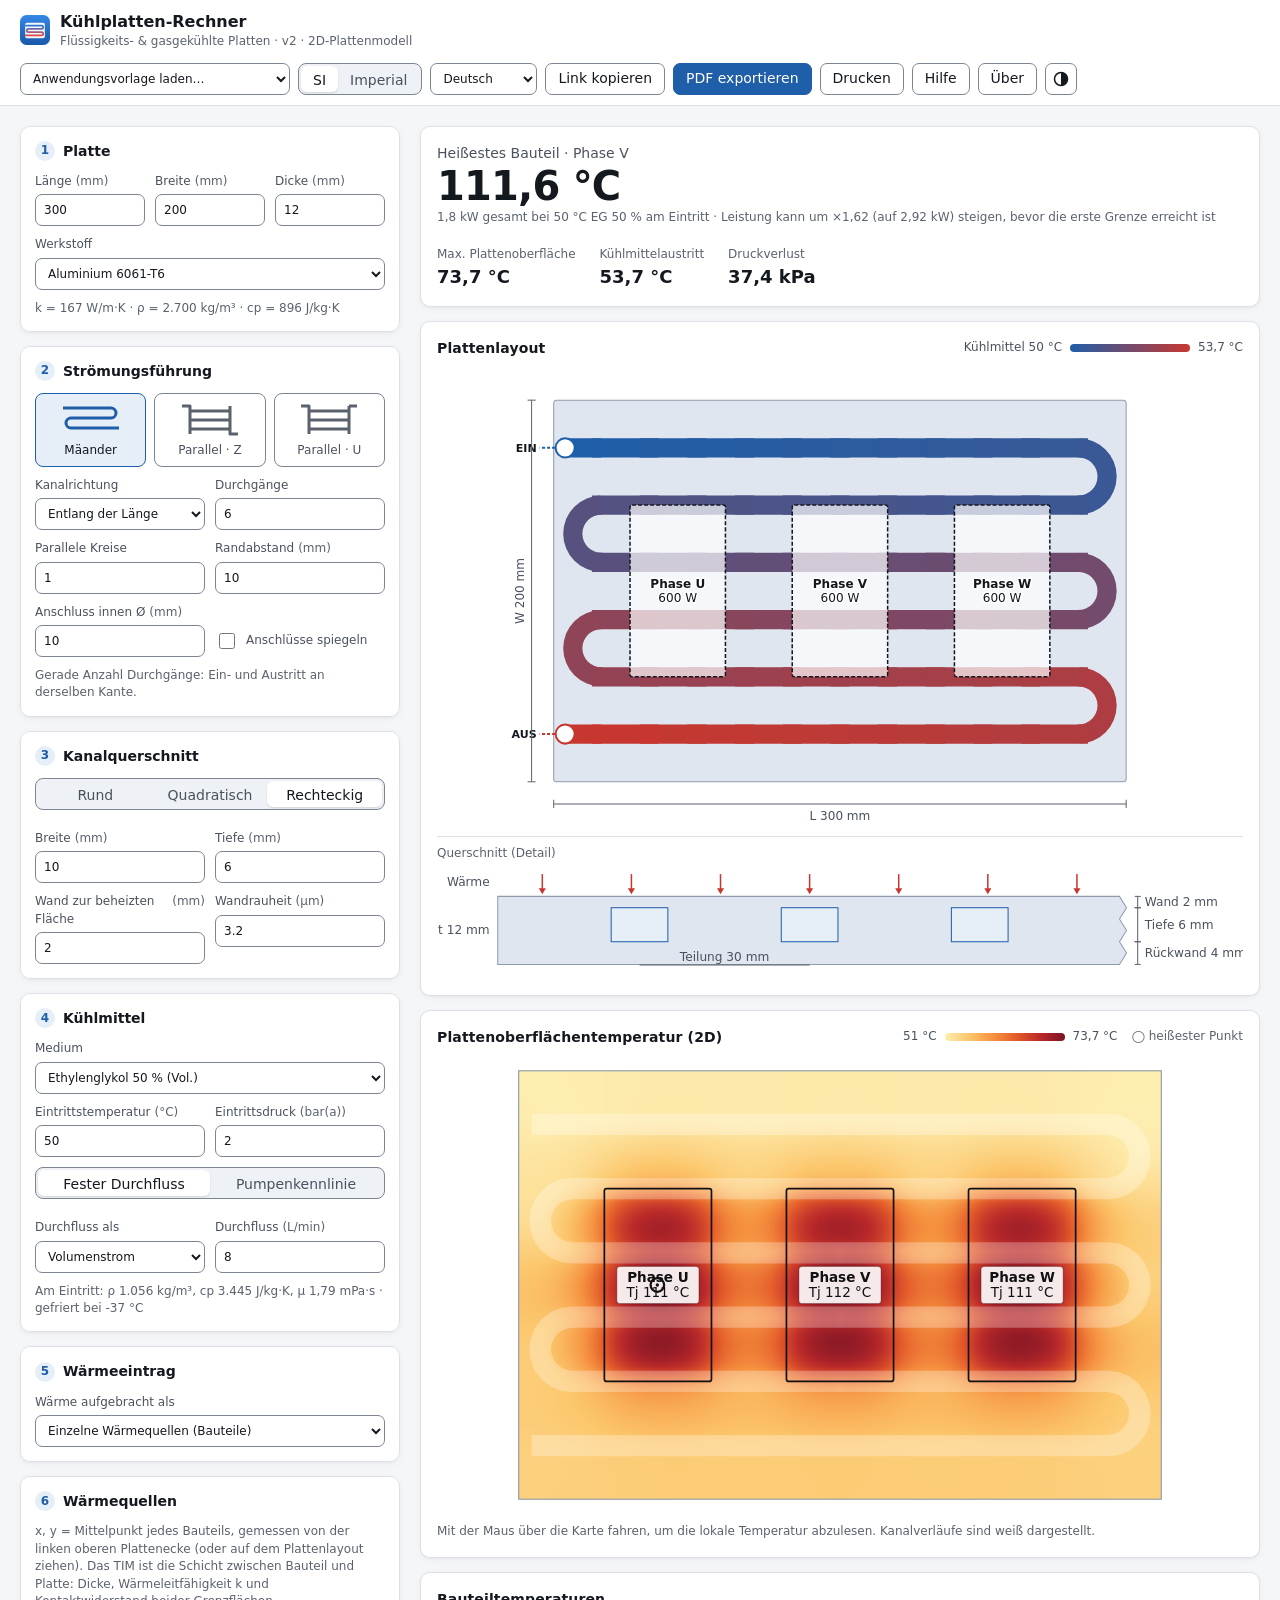
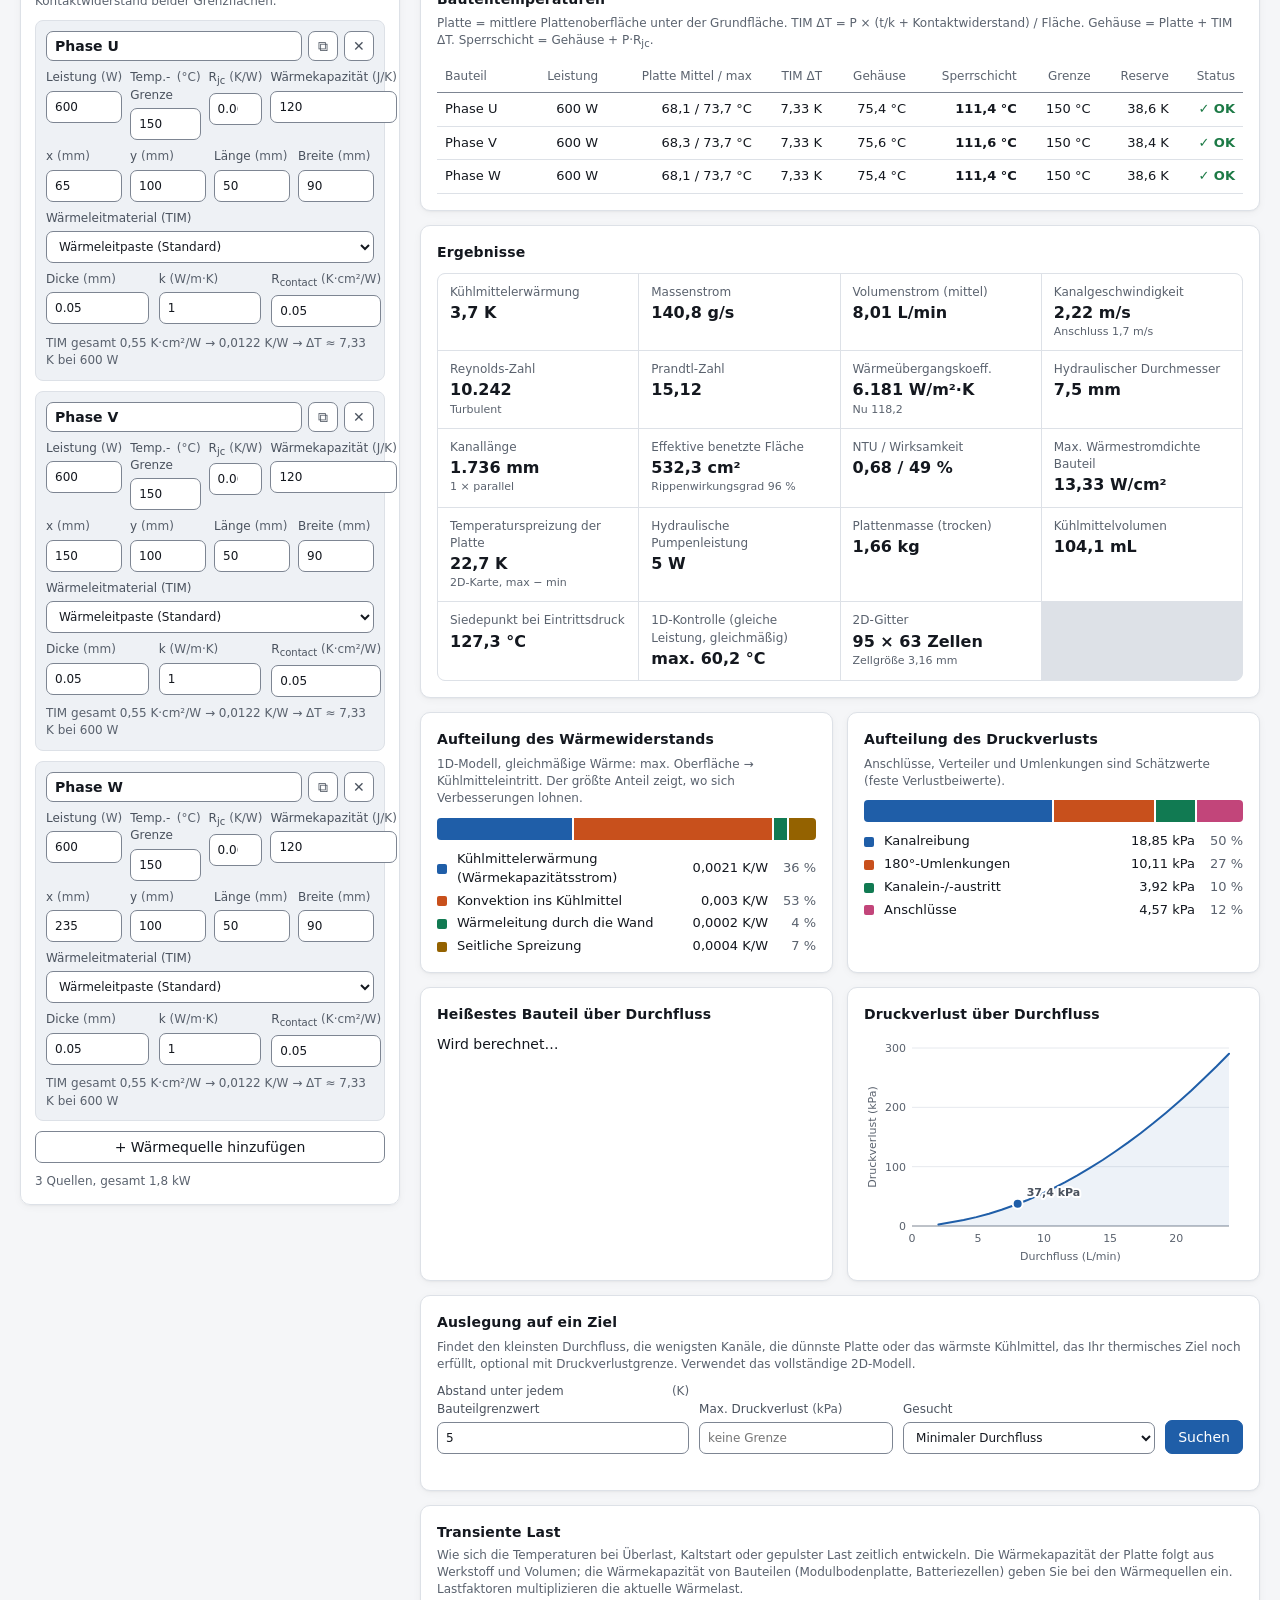
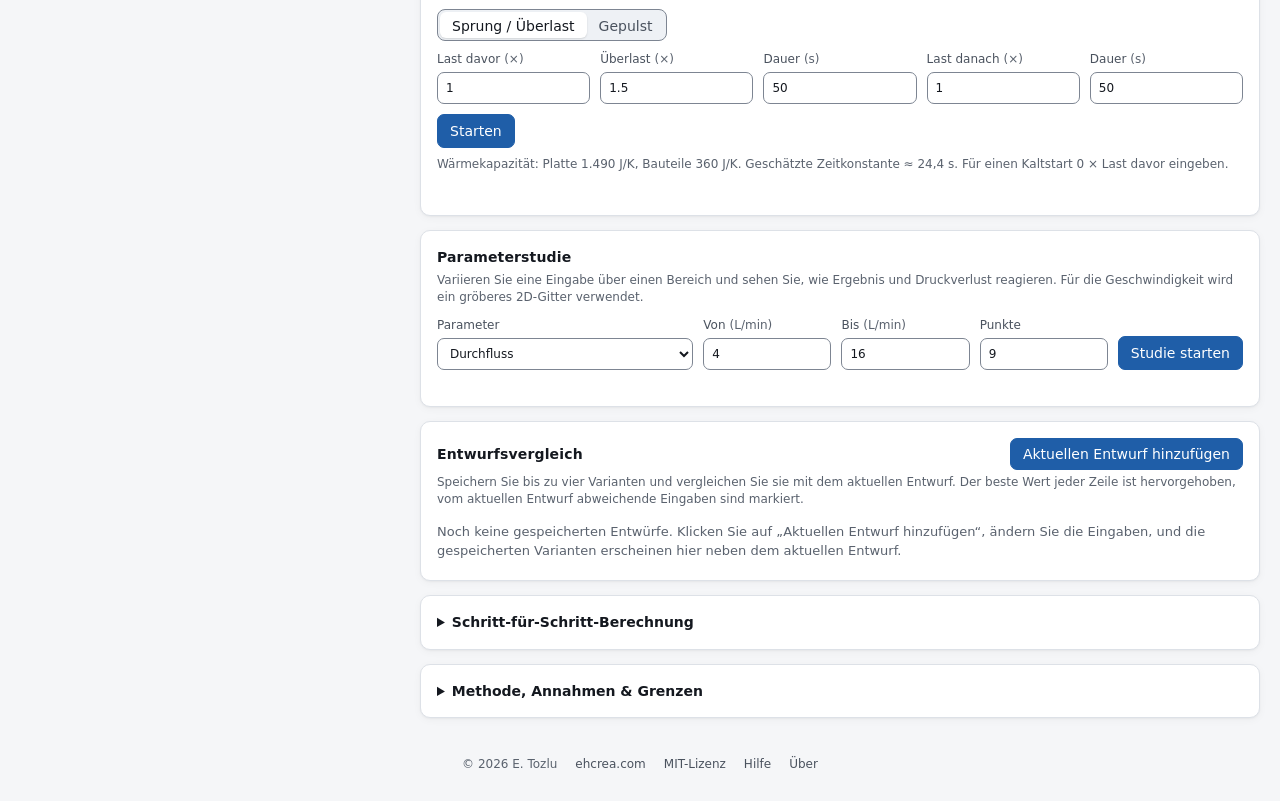
<file: de/index.html>
<!doctype html>
<html lang="de" data-page="de">
<head>
  <meta charset="utf-8">
  <meta name="viewport" content="width=device-width, initial-scale=1">
  <!-- seo: generated by tools/build-pages.js -->
  <title>Kühlplatten-Rechner: Flüssigkeitskühlung, Druckverlust und Temperaturfeld</title>
  <meta name="description" content="Kostenloser Online-Rechner für Kühlplatten in Leistungselektronik, Batterien und Brennstoffzellen: Wärmequellen platzieren, 2D-Temperaturfeld, Kühlmittelerwärmung, Druckverlust, Pumpenbetriebspunkt und Durchfluss je Kanal sehen und einen PDF-Auslegungsbericht exportieren.">
  <link rel="canonical" href="https://ehcrea.github.io/cold-plate-calculator/de/">
  <link rel="alternate" hreflang="en" href="https://ehcrea.github.io/cold-plate-calculator/">
  <link rel="alternate" hreflang="de" href="https://ehcrea.github.io/cold-plate-calculator/de/">
  <link rel="alternate" hreflang="nl" href="https://ehcrea.github.io/cold-plate-calculator/nl/">
  <link rel="alternate" hreflang="tr" href="https://ehcrea.github.io/cold-plate-calculator/tr/">
  <link rel="alternate" hreflang="es" href="https://ehcrea.github.io/cold-plate-calculator/es/">
  <link rel="alternate" hreflang="x-default" href="https://ehcrea.github.io/cold-plate-calculator/">
  <meta property="og:type" content="website">
  <meta property="og:site_name" content="ehcrea">
  <meta property="og:title" content="Kühlplatten-Rechner: Flüssigkeitskühlung, Druckverlust und Temperaturfeld">
  <meta property="og:description" content="Kostenloser Online-Rechner für Kühlplatten in Leistungselektronik, Batterien und Brennstoffzellen: Wärmequellen platzieren, 2D-Temperaturfeld, Kühlmittelerwärmung, Druckverlust, Pumpenbetriebspunkt und Durchfluss je Kanal sehen und einen PDF-Auslegungsbericht exportieren.">
  <meta property="og:url" content="https://ehcrea.github.io/cold-plate-calculator/de/">
  <meta property="og:image" content="https://ehcrea.github.io/cold-plate-calculator/icons/og-image.png">
  <meta property="og:image:width" content="1200">
  <meta property="og:image:height" content="630">
  <meta property="og:image:alt" content="Kühlplatten-Rechner: Flüssigkeitskühlung, Druckverlust und Temperaturfeld">
  <meta property="og:locale" content="de_DE">
  <meta property="og:locale:alternate" content="en_US">
  <meta property="og:locale:alternate" content="nl_NL">
  <meta property="og:locale:alternate" content="tr_TR">
  <meta property="og:locale:alternate" content="es_ES">
  <meta name="twitter:card" content="summary_large_image">
  <meta name="twitter:title" content="Kühlplatten-Rechner: Flüssigkeitskühlung, Druckverlust und Temperaturfeld">
  <meta name="twitter:description" content="Kostenloser Online-Rechner für Kühlplatten in Leistungselektronik, Batterien und Brennstoffzellen: Wärmequellen platzieren, 2D-Temperaturfeld, Kühlmittelerwärmung, Druckverlust, Pumpenbetriebspunkt und Durchfluss je Kanal sehen und einen PDF-Auslegungsbericht exportieren.">
  <meta name="twitter:image" content="https://ehcrea.github.io/cold-plate-calculator/icons/og-image.png">
  <script type="application/ld+json">{"@context":"https://schema.org","@type":"WebApplication","name":"Cold Plate Calculator","alternateName":"Kühlplatten-Rechner: Flüssigkeitskühlung, Druckverlust und Temperaturfeld","url":"https://ehcrea.github.io/cold-plate-calculator/de/","description":"Kostenloser Online-Rechner für Kühlplatten in Leistungselektronik, Batterien und Brennstoffzellen: Wärmequellen platzieren, 2D-Temperaturfeld, Kühlmittelerwärmung, Druckverlust, Pumpenbetriebspunkt und Durchfluss je Kanal sehen und einen PDF-Auslegungsbericht exportieren.","applicationCategory":"EngineeringApplication","operatingSystem":"Any (web browser)","browserRequirements":"Requires JavaScript","inLanguage":["en","de","nl","tr","es"],"isAccessibleForFree":true,"offers":{"@type":"Offer","price":"0","priceCurrency":"EUR"},"license":"https://opensource.org/licenses/MIT","image":"https://ehcrea.github.io/cold-plate-calculator/icons/og-image.png","author":{"@type":"Person","name":"E. Tozlu","url":"https://erentozlu.com"},"publisher":{"@type":"Organization","name":"ehcrea","url":"https://ehcrea.com"},"codeRepository":"https://github.com/ehcrea/cold-plate-calculator","featureList":["Liquid- and gas-cooled cold plates","2D temperature map with placed heat sources","Coolant temperature rise and pressure drop","Pump operating point and flow per channel","PDF design report","Metric and US units","English, German, Dutch, Turkish and Spanish"]}</script>
  <!-- /seo -->
  <link rel="icon" href="../icons/favicon.svg" type="image/svg+xml">
  <link rel="icon" href="../icons/favicon-32.png" sizes="32x32" type="image/png">
  <link rel="icon" href="../icons/favicon-16.png" sizes="16x16" type="image/png">
  <link rel="apple-touch-icon" href="../icons/app-icon-180.png" sizes="180x180">
  <link rel="manifest" href="../manifest.webmanifest">
  <meta name="apple-mobile-web-app-capable" content="yes">
  <meta name="mobile-web-app-capable" content="yes">
  <meta name="apple-mobile-web-app-title" content="Cold Plate">
  <meta name="apple-mobile-web-app-status-bar-style" content="default">
  <meta name="theme-color" content="#f5f6f8" media="(prefers-color-scheme: light)">
  <meta name="theme-color" content="#0f1216" media="(prefers-color-scheme: dark)">
  <link rel="stylesheet" href="../css/style.css?v=39">
  <script>
    // Apply the saved theme before first paint to avoid a flash.
    try { const t = (localStorage.getItem('ehcrea.theme') || localStorage.getItem('coldplate.theme')); if (t === 'light' || t === 'dark') document.documentElement.setAttribute('data-theme', t); } catch (e) { /* storage unavailable */ }
  </script>
</head>
<body>
  <header class="topbar">
    <div class="brand">
      <img class="logo" src="../icons/favicon.svg" alt="" width="30" height="30">
      <div>
        <h1>Kühlplatten-Rechner</h1>
        <p class="subtitle">Flüssigkeits- &amp; gasgekühlte Platten · v2 · 2D-Plattenmodell</p>
      </div>
    </div>
    <div class="toolbar">
      <label class="preset">
        <span class="sr-only">Anwendungsvorlage</span>
        <select id="preset" aria-label="Anwendungsvorlage">
          <option value="">Anwendungsvorlage laden…</option>
        </select>
      </label>
      <div class="seg" role="radiogroup" aria-label="Einheitensystem" id="units">
        <button type="button" role="radio" data-units="SI" aria-checked="true">SI</button>
        <button type="button" role="radio" data-units="IMP" aria-checked="false">Imperial</button>
      </div>
      <label class="lang">
        <span class="sr-only">Sprache</span>
        <select id="lang" aria-label="Sprache"></select>
      </label>
      <button type="button" class="btn" id="share" title="Link zu diesem Entwurf kopieren">Link kopieren</button>
      <button type="button" class="btn btn-primary" id="export-pdf" title="PDF-Auslegungsbericht herunterladen">PDF exportieren</button>
      <button type="button" class="btn" id="print" title="Diese Seite drucken">Drucken</button>
      <button type="button" class="btn" data-dialog="help" title="So benutzen Sie den Rechner">Hilfe</button>
      <button type="button" class="btn" data-dialog="about" title="Über diesen Rechner">Über</button>
      <button type="button" class="btn btn-icon" id="theme" title="Hell/Dunkel umschalten" aria-label="Design umschalten">
        <svg width="16" height="16" viewBox="0 0 16 16" aria-hidden="true"><circle cx="8" cy="8" r="6.5" fill="none" stroke="currentColor" stroke-width="1.5"></circle><path d="M8 1.5a6.5 6.5 0 0 1 0 13z" fill="currentColor"></path></svg>
      </button>
    </div>
  </header>

  <main class="layout">
    <!-- ================= INPUTS ================= -->
    <form class="inputs" id="form" autocomplete="off" novalidate>
      <fieldset>
        <legend><span class="step">1</span>Platte</legend>
        <div class="grid3">
          <label>Länge <span class="u" data-unit="length"></span><input type="number" step="any" min="0" data-key="L" data-q="length"></label>
          <label>Breite <span class="u" data-unit="length"></span><input type="number" step="any" min="0" data-key="W" data-q="length"></label>
          <label>Dicke <span class="u" data-unit="length"></span><input type="number" step="any" min="0" data-key="t" data-q="length"></label>
        </div>
        <label>Werkstoff
          <select data-key="material" id="material"></select>
        </label>
        <div class="grid3" data-show="custom-material">
          <label>Wärmeleitfähigkeit <span class="u" data-unit="conductivity"></span><input type="number" step="any" min="0" data-key="kCustom" data-q="conductivity"></label>
          <label>Dichte <span class="u" data-unit="density"></span><input type="number" step="any" min="0" data-key="rhoCustom" data-q="density"></label>
          <label>Spez. Wärmekapazität <span class="u" data-unit="cp"></span><input type="number" step="any" min="0" data-key="cpCustom" data-q="cp"></label>
        </div>
        <p class="hint" id="material-hint"></p>
      </fieldset>

      <fieldset>
        <legend><span class="step">2</span>Strömungsführung</legend>
        <div class="layout-picker" role="radiogroup" aria-label="Kanalanordnung" id="layout-picker">
          <button type="button" role="radio" data-layout="serpentine" aria-checked="true">
            <svg viewBox="0 0 60 36" aria-hidden="true"><path d="M2 6H50a5 5 0 0 1 0 10H10a5 5 0 0 0 0 10H58"/></svg>
            <span>Mäander</span>
          </button>
          <button type="button" role="radio" data-layout="parallelZ" aria-checked="false">
            <svg viewBox="0 0 60 36" aria-hidden="true"><path d="M2 4H10V32M10 9H50M10 18H50M10 27H50M50 4V32H58"/></svg>
            <span>Parallel · Z</span>
          </button>
          <button type="button" role="radio" data-layout="parallelU" aria-checked="false">
            <svg viewBox="0 0 60 36" aria-hidden="true"><path d="M2 4H10V32M10 9H50M10 18H50M10 27H50M50 4V32M50 4H58"/></svg>
            <span>Parallel · U</span>
          </button>
        </div>
        <div class="grid2">
          <label>Kanalrichtung
            <select data-key="orient">
              <option value="length">Entlang der Länge</option>
              <option value="width">Entlang der Breite</option>
            </select>
          </label>
          <label><span id="count-label">Durchgänge</span><input type="number" step="1" min="1" data-key="count" data-q="int"></label>
        </div>
        <div class="grid2">
          <label data-show="serpentine">Parallele Kreise<input type="number" step="1" min="1" max="6" data-key="circuits" data-q="int"></label>
          <label>Randabstand <span class="u" data-unit="length"></span><input type="number" step="any" min="0" data-key="margin" data-q="length"></label>
        </div>
        <div class="grid2" data-show="parallel">
          <label>Verteilerbreite <span class="u" data-unit="length"></span><input type="number" step="any" min="0" data-key="header" data-q="length"></label>
          <label>Verteilertiefe <span class="u" data-unit="length"></span><input type="number" step="any" min="0" data-key="headerDepth" data-q="length" placeholder="= Kanal"></label>
        </div>
        <div class="grid2">
          <label>Anschluss innen Ø <span class="u" data-unit="length"></span><input type="number" step="any" min="0" data-key="portD" data-q="length"></label>
          <label class="check"><input type="checkbox" data-key="mirror"> Anschlüsse spiegeln</label>
        </div>
        <p class="hint" id="port-hint"></p>
      </fieldset>

      <fieldset>
        <legend><span class="step">3</span>Kanalquerschnitt</legend>
        <div class="seg seg-wide" role="radiogroup" aria-label="Kanalform" id="shape">
          <button type="button" role="radio" data-shape="round" aria-checked="false">Rund</button>
          <button type="button" role="radio" data-shape="square" aria-checked="false">Quadratisch</button>
          <button type="button" role="radio" data-shape="rect" aria-checked="true">Rechteckig</button>
        </div>
        <div class="grid2">
          <label data-show="round">Durchmesser <span class="u" data-unit="length"></span><input type="number" step="any" min="0" data-key="D" data-q="length"></label>
          <label data-show="square rect"><span id="cw-label">Breite</span> <span class="u" data-unit="length"></span><input type="number" step="any" min="0" data-key="cw" data-q="length"></label>
          <label data-show="rect">Tiefe <span class="u" data-unit="length"></span><input type="number" step="any" min="0" data-key="cd" data-q="length"></label>
        </div>
        <div class="grid2">
          <label>Wand zur beheizten Fläche <span class="u" data-unit="length"></span><input type="number" step="any" min="0" data-key="wallHeated" data-q="length"></label>
          <label>Wandrauheit <span class="u" data-unit="roughness"></span><input type="number" step="any" min="0" data-key="roughness" data-q="roughness"></label>
        </div>
      </fieldset>

      <fieldset>
        <legend><span class="step">4</span>Kühlmittel</legend>
        <label>Medium
          <select data-key="fluid" id="fluid"></select>
        </label>
        <div class="grid3" data-show="customfluid">
          <label>Dichte <span class="u" data-unit="density"></span><input type="number" step="any" min="0" data-cf="rho" data-q="density"></label>
          <label>Spez. Wärmekapazität <span class="u" data-unit="cp"></span><input type="number" step="any" min="0" data-cf="cp" data-q="cp"></label>
          <label>Wärmeleitfähigkeit <span class="u" data-unit="conductivity"></span><input type="number" step="any" min="0" data-cf="k" data-q="conductivity"></label>
          <label>Viskosität <span class="u" data-unit="viscosity"></span><input type="number" step="any" min="0" data-cf="mu" data-q="viscosity"></label>
          <label>Gefrierpunkt <span class="u" data-unit="temp"></span><input type="number" step="any" data-cf="freeze" data-q="temp"></label>
          <label>Siedepunkt <span class="u" data-unit="temp"></span><input type="number" step="any" data-cf="boil" data-q="temp"></label>
        </div>
        <div class="grid2">
          <label>Eintrittstemperatur <span class="u" data-unit="temp"></span><input type="number" step="any" data-key="Tin" data-q="temp"></label>
          <label>Eintrittsdruck <span class="u" data-unit="pressure"></span><input type="number" step="any" min="0" data-key="pIn" data-q="pressure"></label>
        </div>
        <div class="seg seg-wide" role="radiogroup" aria-label="Durchflussquelle" id="flowsrc">
          <button type="button" role="radio" data-flowsrc="fixed" aria-checked="true">Fester Durchfluss</button>
          <button type="button" role="radio" data-flowsrc="pump">Pumpenkennlinie</button>
        </div>
        <div class="grid2" data-show="fixedflow">
          <label>Durchfluss als
            <select data-key="flowMode" id="flowMode">
              <option value="vol">Volumenstrom</option>
              <option value="mass">Massenstrom</option>
              <option value="std" data-gas-only>Normvolumenstrom</option>
            </select>
          </label>
          <label>Durchfluss <span class="u" id="flow-unit"></span><input type="number" step="any" min="0" data-key="flow" data-q="flow"></label>
        </div>
        <div class="pump" data-show="pump">
          <label>Pumpen-/Gebläsekennlinie
            <select id="pump-preset"></select>
          </label>
          <div class="pump-table">
            <div class="pt-row pt-head"><span>Durchfluss <span class="u" data-unit="volflow"></span></span><span>Druckerhöhung <span class="u" data-unit="dpressure"></span></span><span></span></div>
            <div id="pump-points"></div>
          </div>
          <button type="button" class="btn" id="add-point">+ Kurvenpunkt hinzufügen</button>
          <div class="grid2">
            <label>ΔP restlicher Kreislauf <span class="u" data-unit="dpressure"></span><input type="number" step="any" min="0" data-pump="extDp" data-q="dpressure"></label>
            <label>… bei Durchfluss <span class="u" data-unit="volflow"></span><input type="number" step="any" min="0" data-pump="extQ" data-q="volflow"></label>
          </div>
          <p class="hint">Restlicher Kreislauf = Rohre, Fittings, Kühler und alles andere in Reihe mit der Platte. Sein Druckverlust steigt mit dem Durchfluss².</p>
          <p class="hint pump-op" id="pump-hint"></p>
        </div>
        <p class="hint" id="fluid-hint"></p>
      </fieldset>

      <fieldset>
        <legend><span class="step">5</span>Wärmeeintrag</legend>
        <label>Wärme aufgebracht als
          <select data-key="heatArea">
            <option value="sources">Einzelne Wärmequellen (Bauteile)</option>
            <option value="full">Gleichmäßig über die ganze Plattenfläche</option>
            <option value="channels">Gleichmäßig über den Kanalbereich</option>
          </select>
        </label>
        <div data-show="uniform">
          <div class="seg seg-wide" role="radiogroup" aria-label="Berechnungsmodus" id="mode">
            <button type="button" role="radio" data-mode="capacity" aria-checked="true">Max. Wärme ermitteln</button>
            <button type="button" role="radio" data-mode="load">Oberflächentemp. ermitteln</button>
          </div>
          <div class="grid2">
            <label data-show="capacity">Max. Oberflächentemp. <span class="u" data-unit="temp"></span><input type="number" step="any" data-key="TsMax" data-q="temp"></label>
            <label data-show="load">Wärmelast <span class="u" data-unit="power"></span><input type="number" step="any" min="0" data-key="Q" data-q="power"></label>
          </div>
        </div>
      </fieldset>

      <fieldset data-show="sources">
        <legend><span class="step">6</span>Wärmequellen</legend>
        <p class="hint">x, y = Mittelpunkt jedes Bauteils, gemessen von der linken oberen Plattenecke (oder auf dem Plattenlayout ziehen). Das TIM ist die Schicht zwischen Bauteil und Platte: Dicke, Wärmeleitfähigkeit k und Kontaktwiderstand beider Grenzflächen.</p>
        <div id="sources-list"></div>
        <button type="button" class="btn" id="add-source">+ Wärmequelle hinzufügen</button>
        <p class="hint" id="sources-total"></p>
      </fieldset>
    </form>

    <!-- ================= RESULTS ================= -->
    <section class="results" aria-live="polite">
      <div class="card hero" id="hero">
        <div class="hero-main">
          <div class="hero-label" id="hero-label">Max. Wärmeabfuhr</div>
          <div class="hero-value" id="hero-value">—</div>
          <div class="hero-sub" id="hero-sub"></div>
        </div>
        <dl class="hero-side" id="hero-side"></dl>
      </div>

      <div class="card issues" id="issues" hidden></div>

      <div class="card">
        <div class="card-head">
          <h2>Plattenlayout</h2>
          <div class="temp-legend" id="temp-legend"></div>
        </div>
        <div class="drawing" id="drawing"></div>
        <div class="section-wrap">
          <div class="section-title">Querschnitt (Detail)</div>
          <div class="section" id="section"></div>
        </div>
      </div>

      <div class="card">
        <div class="card-head">
          <h2>Plattenoberflächentemperatur (2D)</h2>
          <div class="temp-legend" id="map-legend"></div>
        </div>
        <div class="map-wrap" id="map"></div>
        <p class="card-note map-note">Mit der Maus über die Karte fahren, um die lokale Temperatur abzulesen. Kanalverläufe sind weiß dargestellt.</p>
      </div>

      <div class="card" id="sources-card" hidden>
        <h2>Bauteiltemperaturen</h2>
        <p class="card-note" data-i18n-html="srcnote"><!--i18n:srcnote-->Platte = mittlere Plattenoberfläche unter der Grundfläche. TIM ΔT = P × (t/k + Kontaktwiderstand) / Fläche. Gehäuse = Platte + TIM ΔT. Sperrschicht = Gehäuse + P·R<sub>jc</sub>.<!--/i18n:srcnote--></p>
        <div class="table-wrap" id="sources-table"></div>
      </div>

      <div class="card" id="dist-card" hidden>
        <h2>Durchflussverteilung auf die Kanäle</h2>
        <p class="dist-summary" id="dist-summary"></p>
        <div class="chart" id="dist-chart"></div>
        <p class="card-note map-note">Kanal 1 liegt dem Eintrittsanschluss am nächsten. Verteilermodell: Reibung und Impuls in den Verteilern (Druckrückgewinn im Eintrittsverteiler, Zusatzverlust im Austrittssammler) gegen den Druckverlust jedes Kanals.</p>
      </div>

      <div class="card">
        <h2>Ergebnisse</h2>
        <div class="metrics" id="metrics"></div>
      </div>

      <div class="grid-cards">
        <div class="card">
          <h2>Aufteilung des Wärmewiderstands</h2>
          <p class="card-note">1D-Modell, gleichmäßige Wärme: max. Oberfläche → Kühlmitteleintritt. Der größte Anteil zeigt, wo sich Verbesserungen lohnen.</p>
          <div id="rth-bar"></div>
        </div>
        <div class="card">
          <h2>Aufteilung des Druckverlusts</h2>
          <p class="card-note">Anschlüsse, Verteiler und Umlenkungen sind Schätzwerte (feste Verlustbeiwerte).</p>
          <div id="dp-bar"></div>
        </div>
      </div>

      <div class="grid-cards">
        <div class="card">
          <h2 id="chart1-title">Wärmeabfuhr über Durchfluss</h2>
          <div class="chart" id="chart1"></div>
        </div>
        <div class="card">
          <h2 id="chart2-title">Druckverlust über Durchfluss</h2>
          <div class="chart" id="chart2"></div>
        </div>
      </div>

      <div class="card" id="size-card">
        <h2>Auslegung auf ein Ziel</h2>
        <p class="card-note">Findet den kleinsten Durchfluss, die wenigsten Kanäle, die dünnste Platte oder das wärmste Kühlmittel, das Ihr thermisches Ziel noch erfüllt, optional mit Druckverlustgrenze. Verwendet das vollständige 2D-Modell.</p>
        <div class="size-controls">
          <label><span id="size-target-label">Ziel</span> <span class="u" id="size-target-unit"></span><input type="number" step="any" id="size-target"></label>
          <label>Max. Druckverlust <span class="u" id="size-dp-unit"></span><input type="number" step="any" min="0" id="size-dp" placeholder="keine Grenze"></label>
          <label>Gesucht<select id="size-var" aria-label="Gesucht"></select></label>
          <button type="button" class="btn btn-primary" id="size-run">Suchen</button>
        </div>
        <p class="hint" id="size-hint"></p>
        <p class="sweep-status" id="size-status" role="status"></p>
        <div id="size-result"></div>
      </div>

      <div class="card" id="tr-card">
        <div class="card-head">
          <h2>Transiente Last</h2>
          <button type="button" class="btn" id="tr-csv" hidden>CSV exportieren</button>
        </div>
        <p class="card-note">Wie sich die Temperaturen bei Überlast, Kaltstart oder gepulster Last zeitlich entwickeln. Die Wärmekapazität der Platte folgt aus Werkstoff und Volumen; die Wärmekapazität von Bauteilen (Modulbodenplatte, Batteriezellen) geben Sie bei den Wärmequellen ein. Lastfaktoren multiplizieren die aktuelle Wärmelast.</p>
        <div class="tr-controls">
          <div class="seg" role="radiogroup" aria-label="Lastprofil" id="tr-kind">
            <button type="button" role="radio" data-kind="step" aria-checked="true">Sprung / Überlast</button>
            <button type="button" role="radio" data-kind="pulse" aria-checked="false">Gepulst</button>
          </div>
          <div class="tr-fields" data-trkind="step">
            <label>Last davor <span class="u">(×)</span><input type="number" step="any" min="0" id="tr-f0"></label>
            <label>Überlast <span class="u">(×)</span><input type="number" step="any" min="0" id="tr-f1"></label>
            <label>Dauer <span class="u">(s)</span><input type="number" step="any" min="0" id="tr-t1"></label>
            <label>Last danach <span class="u">(×)</span><input type="number" step="any" min="0" id="tr-f2"></label>
            <label>Dauer <span class="u">(s)</span><input type="number" step="any" min="0" id="tr-t2"></label>
          </div>
          <div class="tr-fields" data-trkind="pulse" hidden>
            <label>Grundlast <span class="u">(×)</span><input type="number" step="any" min="0" id="tr-pf0"></label>
            <label>Pulslast <span class="u">(×)</span><input type="number" step="any" min="0" id="tr-pf1"></label>
            <label>Periode <span class="u">(s)</span><input type="number" step="any" min="0" id="tr-per"></label>
            <label>Tastverhältnis <span class="u">(%)</span><input type="number" step="any" min="1" max="99" id="tr-duty"></label>
            <label>Zyklen<input type="number" step="1" min="1" max="200" id="tr-cyc"></label>
          </div>
          <button type="button" class="btn btn-primary" id="tr-run">Starten</button>
        </div>
        <p class="hint" id="tr-hint"></p>
        <p class="sweep-status" id="tr-status" role="status"></p>
        <dl class="size-metrics" id="tr-summary"></dl>
        <div class="grid-cards tr-out" id="tr-out" hidden>
          <div><h3 class="sub-title">Temperaturen</h3><div class="chart" id="tr-chart1"></div></div>
          <div><h3 class="sub-title">Wärmelast</h3><div class="chart" id="tr-chart2"></div></div>
        </div>
      </div>

      <div class="card" id="sweep-card">
        <div class="card-head">
          <h2>Parameterstudie</h2>
          <button type="button" class="btn" id="sweep-csv" hidden>CSV exportieren</button>
        </div>
        <p class="card-note">Variieren Sie eine Eingabe über einen Bereich und sehen Sie, wie Ergebnis und Druckverlust reagieren. Für die Geschwindigkeit wird ein gröberes 2D-Gitter verwendet.</p>
        <div class="sweep-controls">
          <label>Parameter<select id="sweep-param" aria-label="Parameter"></select></label>
          <label>Von <span class="u" id="sweep-u1"></span><input type="number" step="any" id="sweep-from"></label>
          <label>Bis <span class="u" id="sweep-u2"></span><input type="number" step="any" id="sweep-to"></label>
          <label>Punkte<input type="number" step="1" min="3" max="25" id="sweep-n"></label>
          <button type="button" class="btn btn-primary" id="sweep-run">Studie starten</button>
        </div>
        <p class="sweep-status" id="sweep-status" role="status"></p>
        <div class="grid-cards sweep-out" id="sweep-out" hidden>
          <div><h3 class="sub-title" id="sweep-t1"></h3><div class="chart" id="sweep-chart1"></div></div>
          <div><h3 class="sub-title" id="sweep-t2"></h3><div class="chart" id="sweep-chart2"></div></div>
        </div>
        <div class="table-wrap" id="sweep-table"></div>
      </div>

      <div class="card" id="compare-card">
        <div class="card-head">
          <h2>Entwurfsvergleich</h2>
          <div class="card-actions">
            <button type="button" class="btn" id="compare-csv" hidden>CSV exportieren</button>
            <button type="button" class="btn btn-primary" id="compare-add">Aktuellen Entwurf hinzufügen</button>
          </div>
        </div>
        <p class="card-note">Speichern Sie bis zu vier Varianten und vergleichen Sie sie mit dem aktuellen Entwurf. Der beste Wert jeder Zeile ist hervorgehoben, vom aktuellen Entwurf abweichende Eingaben sind markiert.</p>
        <div class="table-wrap" id="compare-table"></div>
      </div>

      <details class="card notes steps" id="steps-card">
        <summary>Schritt-für-Schritt-Berechnung</summary>
        <p class="card-note">Das 1D-Modell ausgeschrieben: jede Formel mit den Zahlen dieses Entwurfs eingesetzt, in SI-Einheiten. Zum Nachrechnen von Hand oder für die Lehre.</p>
        <div id="steps"></div>
      </details>

      <details class="card notes">
        <summary>Methode, Annahmen &amp; Grenzen</summary>
        <div class="notes-body" data-i18n-html="notes"><!--i18n:notes--><p>Abschätzung für die Konzeptauslegung: ein 2D-Wärmeleitmodell der Platte, gekoppelt mit 1D-Kanalhydraulik. Abweichungen von etwa ±15–30 % gegenüber CFD- oder Versuchsdaten sind zu erwarten; endgültige Auslegungen per Simulation oder Messung validieren.</p>
<ul>
<li><b>Wärmeübergang.</b> Laminar: Shah &amp; London Nu<sub>H1</sub> und f·Re für das Seitenverhältnis des Kanals, mit einer Einlaufkorrektur nach Hausen je gerader Bahn. Turbulent: Gnielinski mit Kurzrohrkorrektur. Re 2300–4000 wird interpoliert. Umlenkungen starten die Grenzschicht neu; die Verstärkung durch Dean-Wirbel wird vernachlässigt (konservativ).</li>
<li><b>2D-Plattenmodell.</b> Die Plattenfläche ist ein Gitter aus bis zu etwa 6.000 Zellen mit Wärmeleitung in der Ebene durch die lokale Materialdicke. Zellen über Kanälen, Anschlussleitungen und Verteilern sind über die Wand zur beheizten Fläche und den rippenkorrigierten Konvektionsfilm an das Kühlmittel gekoppelt. Das Kühlmittel wird entlang jedes Kanalpfads verfolgt, bis Platte und Kühlmittel übereinstimmen. Daraus ergeben sich die Karte, die Spitzentemperatur und die Bauteiltemperaturen.</li>
<li><b>Bauteile.</b> Gehäuse = Platte unter der Grundfläche + P·(t/k + Kontaktwiderstand)/A des TIM. Sperrschicht = Gehäuse + P·R<sub>jc</sub>. Die Spreizung durch die Plattendicke unter kleinen Quellen wird nicht modelliert; sehr kleine, intensive Quellen werden daher leicht optimistisch berechnet.</li>
<li><b>Druckverlust.</b> Scheinbare Reibung nach Shah (laminar, Einlauf) und Haaland (turbulent); Darby 3-K für 180°-Umlenkungen; feste Verlustbeiwerte für Kanalein-/-austritt (0,5 + 1,0) und Anschlüsse (je 1,5).</li>
<li><b>Durchflussverteilung.</b> Parallele Anordnungen: Die Verteiler werden in Segmente mit Reibung und Impuls zerlegt (der Eintrittsverteiler gewinnt das 1,0-fache, der Austrittssammler verliert das 2,0-fache der Änderung des Geschwindigkeitsdrucks) und gegen das Δp(q) jedes Kanals abgeglichen. Die Kanaldurchflüsse bestimmen die Verteilerverluste und den Wärmeübergang jedes Kanals im 2D-Modell.</li>
<li><b>Pumpenkennlinie.</b> Der Betriebsdurchfluss wird per Bisektion dort bestimmt, wo die Druckerhöhung der Pumpe gleich dem Druckverlust von Platte und restlichem Kreislauf ist (dieser steigt mit dem Durchfluss²).</li>
<li><b>Fluide.</b> Stoffwerte bei mittlerer Fluidtemperatur. Glykoldaten nach Volumenanteil, näherungsweise (±5–10 %). Gase ideal und innerhalb der Platte inkompressibel, beim Eintrittsdruck.</li>
<li><b>Nicht modelliert.</b> Strahlung und freie Konvektion, Zweiphasenströmung, Turbulatoren und Pin-Fins, Gaskompressibilität in der Platte.</li>
<li>Transiente Last: implizite Zeitintegration (Euler rückwärts) desselben 2D-Plattenmodells mit der Wärmekapazität der Platte und optional jedes Bauteils; das Kühlmittel wird quasistationär behandelt, da es die Platte in Sekundenbruchteilen durchströmt. Sperrschicht-Gehäuse- und TIM-Schicht haben keine Wärmekapazität; ihr Anteil an einer Laständerung tritt sofort auf (konservativ).</li>
</ul><!--/i18n:notes--></div>
      </details>
    </section>
  </main>

  <footer class="site-footer">
    <span>© 2026 E. Tozlu</span>
    <a href="https://ehcrea.com" target="_blank" rel="noopener">ehcrea.com</a>
    <a href="https://github.com/ehcrea/cold-plate-calculator/blob/main/LICENSE" target="_blank" rel="noopener">MIT-Lizenz</a>
    <a href="#help" data-dialog="help">Hilfe</a>
    <a href="#about" data-dialog="about">Über</a>
  </footer>

  <dialog class="about" id="about" aria-labelledby="about-title">
    <form method="dialog"><button class="btn btn-icon about-close" title="Schließen" aria-label="Schließen">✕</button></form>
    <div data-i18n-html="about"><!--i18n:about--><div class="about-head"><img src="../icons/favicon.svg" alt=""><div><h2 id="about-title">Kühlplatten-Rechner</h2><p>Version 2 · von E. Tozlu</p></div></div>
<p>Ein kostenloses Browser-Werkzeug zur Vorauslegung flüssigkeits- und gasgekühlter Kühlplatten für Leistungselektronik, Batterien und Brennstoffzellensysteme. Es koppelt ein 2D-Wärmeleitungsmodell der Platte mit 1D-Kanalhydraulik, Pumpenabgleich und Strömungsverteilung in Verteilern. Alle Berechnungen laufen in Ihrem Browser.</p>
<p>Entwickelt von E. Tozlu. Weitere technische Werkzeuge und Projekte auf <a href="https://ehcrea.com" target="_blank" rel="noopener">ehcrea.com</a>.</p>
<p>Open Source unter der <a href="https://github.com/ehcrea/cold-plate-calculator/blob/main/LICENSE" target="_blank" rel="noopener">MIT-Lizenz</a>; der Quellcode liegt auf <a href="https://github.com/ehcrea/cold-plate-calculator" target="_blank" rel="noopener">GitHub</a>.</p>
<div class="about-social"><span class="about-social-label">Folgen Sie ehcrea.studio</span><a class="social-link" href="https://www.instagram.com/ehcrea.studio" target="_blank" rel="noopener" aria-label="ehcrea.studio auf Instagram (öffnet in neuem Tab)"><svg viewBox="0 0 24 24" width="18" height="18" aria-hidden="true" focusable="false"><rect x="3" y="3" width="18" height="18" rx="5" fill="none" stroke="currentColor" stroke-width="2"/><circle cx="12" cy="12" r="4" fill="none" stroke="currentColor" stroke-width="2"/><circle cx="17.5" cy="6.5" r="1.3" fill="currentColor"/></svg><span>Instagram</span></a><a class="social-link" href="https://www.facebook.com/ehcrea.studio" target="_blank" rel="noopener" aria-label="ehcrea.studio auf Facebook (öffnet in neuem Tab)"><svg viewBox="0 0 24 24" width="18" height="18" aria-hidden="true" focusable="false"><path fill="currentColor" d="M13.5 21v-7.5h2.6l.4-3h-3V8.6c0-.9.3-1.5 1.5-1.5h1.6V4.4c-.3 0-1.2-.1-2.3-.1-2.3 0-3.8 1.4-3.8 3.9v2.3H7.9v3h2.6V21h3z"/></svg><span>Facebook</span></a></div><div class="about-support"><p><strong>Gefällt Ihnen der Rechner?</strong> Er ist für alle kostenlos, und ich erweitere ihn in meiner Freizeit. Wenn er Ihnen bei einem Projekt Zeit gespart oder beim Lernen geholfen hat, können Sie die Weiterentwicklung auf Patreon unterstützen. Jeder Beitrag, ob groß oder klein, hilft mir, neue technische Werkzeuge zu entwickeln. Vielen Dank!</p><a class="btn-support" href="https://www.patreon.com/ehcrea" target="_blank" rel="noopener"><span aria-hidden="true">♥</span> Auf Patreon unterstützen</a></div>
<p class="about-meta">Die Ergebnisse sind ingenieurmäßige Abschätzungen. Endgültige Auslegungen per CFD oder Versuch validieren.</p><!--/i18n:about--></div>
  </dialog>

  <dialog class="about help" id="help" aria-labelledby="help-title">
    <form method="dialog"><button class="btn btn-icon about-close" title="Schließen" aria-label="Schließen">✕</button></form>
    <div data-i18n-html="help"><!--i18n:help--><h2 id="help-title">So geht’s</h2>
<p>Arbeiten Sie die Eingaben links von oben nach unten durch; die Ergebnisse rechts werden sofort aktualisiert.</p>
<ol><li><b>Mit einem Beispiel beginnen.</b> Wählen Sie in der Werkzeugleiste eine Anwendungsvorlage und passen Sie sie an. SI/Imperial und Sprache lassen sich jederzeit umschalten.</li><li><b>Platte.</b> Länge, Breite, Dicke und Werkstoff. Eine höhere Wärmeleitfähigkeit verteilt die Wärme besser zwischen den Kanälen.</li><li><b>Strömungsführung.</b> Mäander: ein langer Kanal (oder wenige Kreise), gleichmäßige Kühlung, aber höherer Druckverlust. Parallel Z/U: viele kurze Kanäle über Verteiler, geringer Druckverlust; prüfen Sie die Karte zur Strömungsverteilung.</li><li><b>Kanalquerschnitt.</b> Rund, quadratisch oder rechteckig. Kanaltiefe plus Wand der beheizten Seite müssen in die Plattendicke passen.</li><li><b>Kühlmittel.</b> Medium, Eintrittstemperatur und -druck sowie ein fester Durchfluss oder eine Pumpenkennlinie; mit Kennlinie wird der Betriebspunkt automatisch bestimmt.</li><li><b>Wärmeeintrag.</b> Gleichmäßig: Leistung eingeben für die Maximaltemperatur oder eine maximale Oberflächentemperatur für die Leistungsgrenze. Wärmequellen: Bauteile mit Leistung, Grundfläche, TIM und R<sub>jc</sub> anlegen und im Plattenlayout verschieben.</li></ol>
<h3>Ergebnisse lesen</h3>
<ul><li>Die Kopfzeile zeigt Leistungsgrenze, Maximaltemperatur oder heißeste Sperrschicht. Warnungen und Hinweise zeigen Auslegungsprobleme.</li><li>Fahren Sie über die 2D-Karte, um lokale Temperaturen abzulesen. Die Bauteiltabelle zeigt Platten-, Gehäuse- und Sperrschichttemperaturen mit Abstand zum Grenzwert.</li><li>Die Balken zeigen, welcher Wärmewiderstand oder Druckverlust dominiert: zuerst den größten verbessern.</li><li><b>Transiente Last</b> zeigt den Temperaturverlauf bei Überlast, Kaltstart oder Pulsen und wie lange eine Last bis zum Grenzwert dauern darf.</li>
<li><b>Auslegung auf ein Ziel</b> findet den kleinsten Durchfluss, die wenigsten Kanäle, die dünnste Platte oder das wärmste Kühlmittel, das Ihren Grenzwert einhält. Die <b>Parameterstudie</b> zeigt den Einfluss einer Eingabe; der <b>Entwurfsvergleich</b> stellt gespeicherte Varianten nebeneinander.</li>
<li>Die <a href="#steps" data-open-steps>Schritt-für-Schritt-Berechnung</a> zeigt jede Formel mit Ihren Zahlen.</li></ul>
<h3>Typische Werte</h3>
<ul><li>Kanalgeschwindigkeit bei Wasser/Glykol: 0,5–2 m/s (Aluminium ≲ 2 m/s wegen Erosion).</li><li>Kühlmittelerwärmung: 3–10 K für eine gleichmäßige Temperatur.</li><li>TIM: Wärmeleitpaste ≈ 0,05–0,2 K·cm²/W, Gap-Pads ≈ 1–5 K·cm²/W.</li></ul>
<h3>Speichern und teilen</h3>
<p>Ihr Entwurf wird automatisch in diesem Browser gespeichert. <b>Link kopieren</b> erzeugt eine URL mit allen Eingaben, <b>PDF exportieren</b> einen Auslegungsbericht mit den Rechenschritten, <b>Drucken</b> druckt die Seite.</p>
<p class="about-meta">Die Ergebnisse sind ingenieurmäßige Abschätzungen für die Vorauslegung (etwa ±15–30 %). Endgültige Auslegungen per CFD oder Versuch validieren.</p><!--/i18n:help--></div>
  </dialog>

  <div class="toast" id="toast" role="status" hidden></div>

  <script src="../js/units.js?v=39"></script>
  <script src="../js/i18n.js?v=39"></script>
  <script src="../js/data.js?v=39"></script>
  <script src="../js/physics.js?v=39"></script>
  <script src="../js/physics2d.js?v=39"></script>
  <script src="../js/steps.js?v=39"></script>
  <script src="../js/study.js?v=39"></script>
  <script src="../js/transient.js?v=39"></script>
  <script src="../js/drawing.js?v=39"></script>
  <script src="../js/charts.js?v=39"></script>
  <script src="../js/report.js?v=39"></script>
  <script src="../js/app.js?v=39"></script>
</body>
</html>
</file>
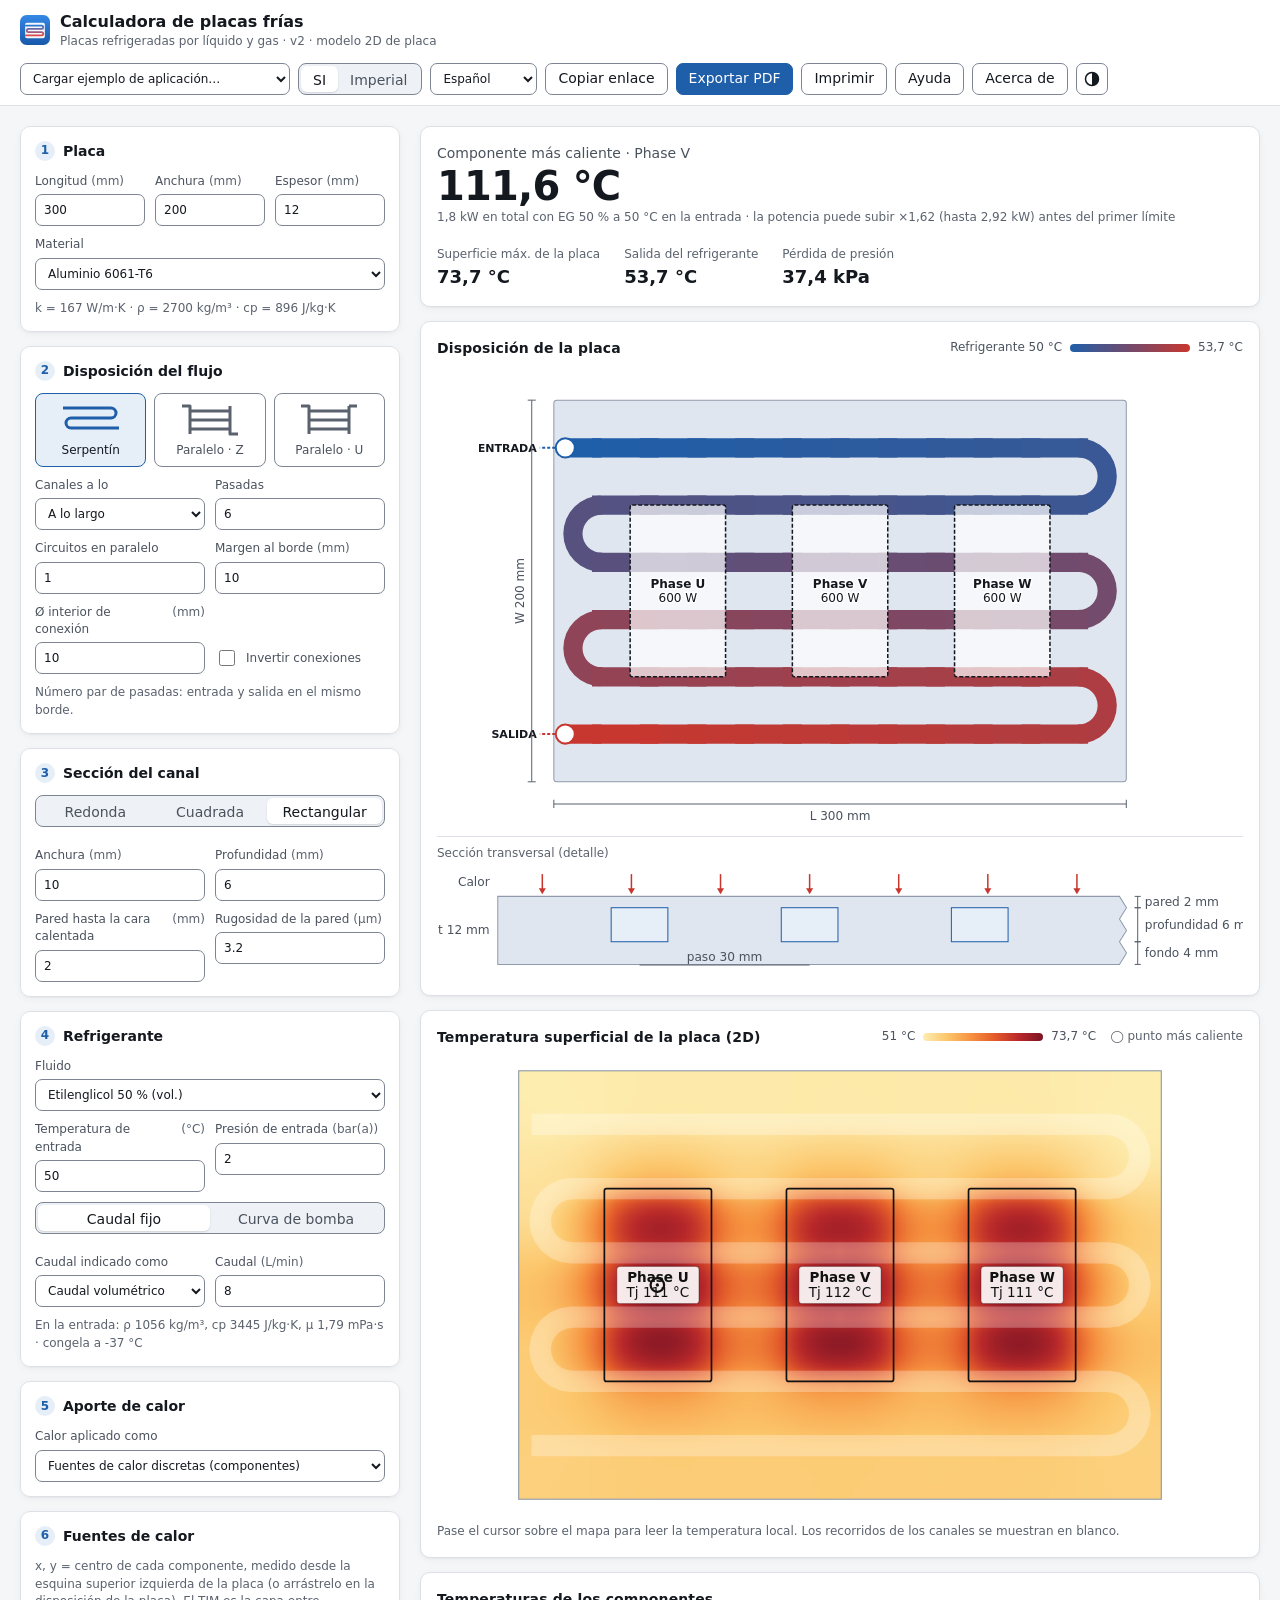
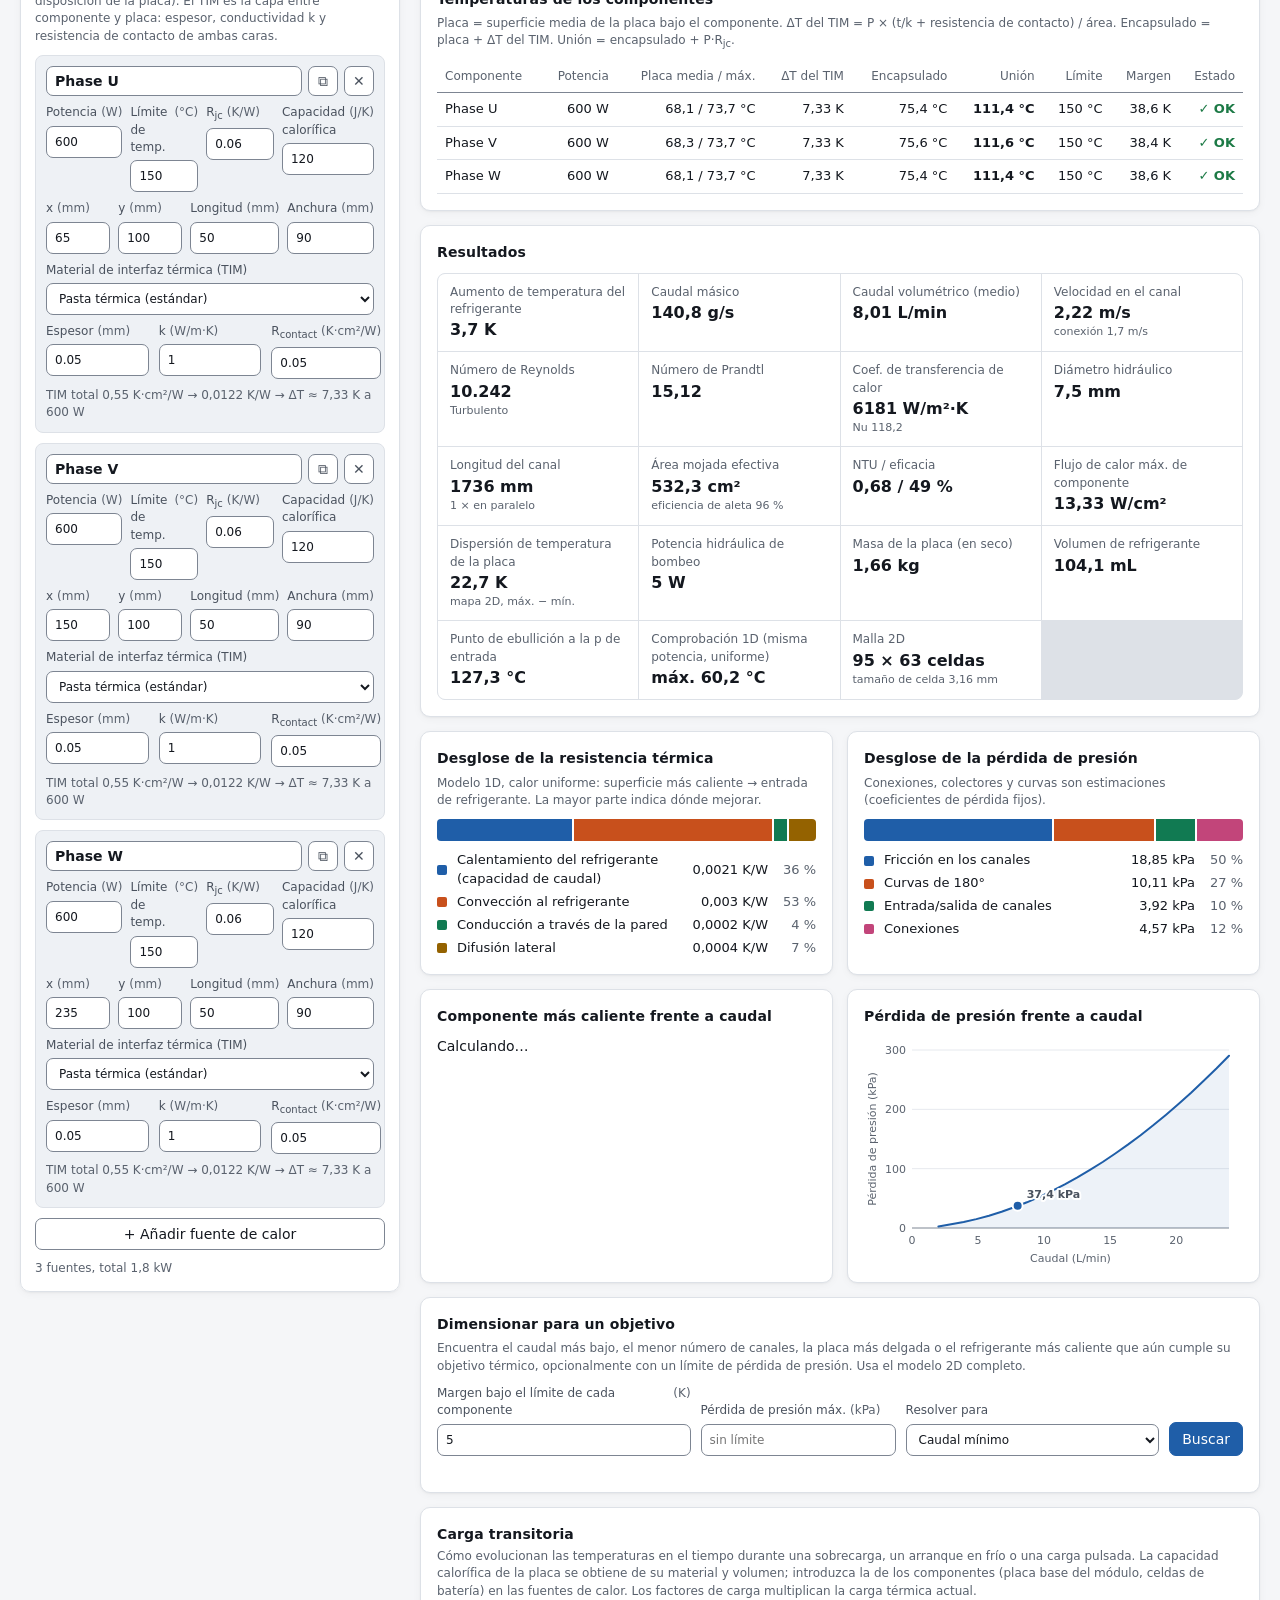
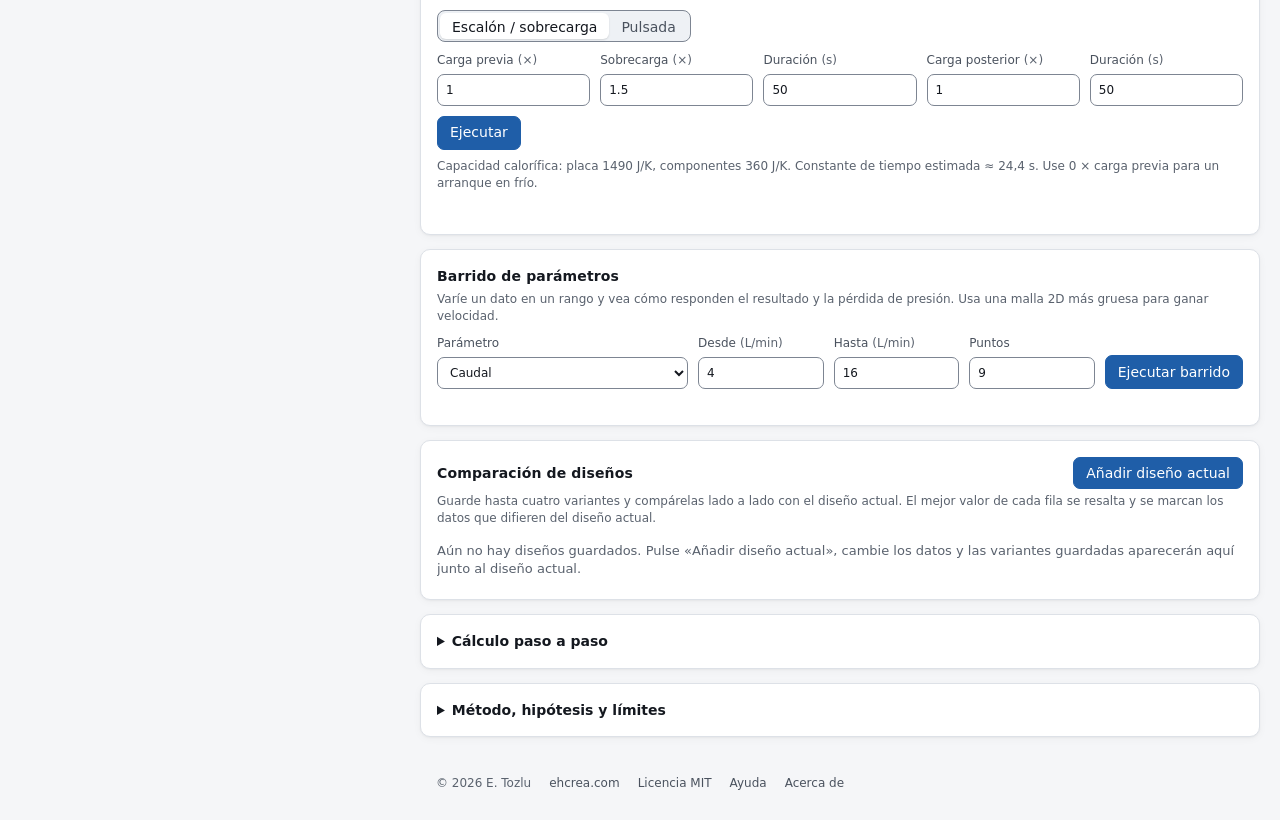
<file: es/index.html>
<!doctype html>
<html lang="es" data-page="es">
<head>
  <meta charset="utf-8">
  <meta name="viewport" content="width=device-width, initial-scale=1">
  <!-- seo: generated by tools/build-pages.js -->
  <title>Calculadora de placas frías: refrigeración líquida, pérdida de presión y mapa de temperaturas</title>
  <meta name="description" content="Calculadora gratuita en línea de placas frías para electrónica de potencia, baterías y pilas de combustible: coloque fuentes de calor y vea un mapa 2D de temperaturas, el aumento de temperatura del refrigerante, la pérdida de presión, el punto de funcionamiento de la bomba y el caudal por canal; exporte un informe de diseño en PDF.">
  <link rel="canonical" href="https://ehcrea.github.io/cold-plate-calculator/es/">
  <link rel="alternate" hreflang="en" href="https://ehcrea.github.io/cold-plate-calculator/">
  <link rel="alternate" hreflang="de" href="https://ehcrea.github.io/cold-plate-calculator/de/">
  <link rel="alternate" hreflang="nl" href="https://ehcrea.github.io/cold-plate-calculator/nl/">
  <link rel="alternate" hreflang="tr" href="https://ehcrea.github.io/cold-plate-calculator/tr/">
  <link rel="alternate" hreflang="es" href="https://ehcrea.github.io/cold-plate-calculator/es/">
  <link rel="alternate" hreflang="x-default" href="https://ehcrea.github.io/cold-plate-calculator/">
  <meta property="og:type" content="website">
  <meta property="og:site_name" content="ehcrea">
  <meta property="og:title" content="Calculadora de placas frías: refrigeración líquida, pérdida de presión y mapa de temperaturas">
  <meta property="og:description" content="Calculadora gratuita en línea de placas frías para electrónica de potencia, baterías y pilas de combustible: coloque fuentes de calor y vea un mapa 2D de temperaturas, el aumento de temperatura del refrigerante, la pérdida de presión, el punto de funcionamiento de la bomba y el caudal por canal; exporte un informe de diseño en PDF.">
  <meta property="og:url" content="https://ehcrea.github.io/cold-plate-calculator/es/">
  <meta property="og:image" content="https://ehcrea.github.io/cold-plate-calculator/icons/og-image.png">
  <meta property="og:image:width" content="1200">
  <meta property="og:image:height" content="630">
  <meta property="og:image:alt" content="Calculadora de placas frías: refrigeración líquida, pérdida de presión y mapa de temperaturas">
  <meta property="og:locale" content="es_ES">
  <meta property="og:locale:alternate" content="en_US">
  <meta property="og:locale:alternate" content="de_DE">
  <meta property="og:locale:alternate" content="nl_NL">
  <meta property="og:locale:alternate" content="tr_TR">
  <meta name="twitter:card" content="summary_large_image">
  <meta name="twitter:title" content="Calculadora de placas frías: refrigeración líquida, pérdida de presión y mapa de temperaturas">
  <meta name="twitter:description" content="Calculadora gratuita en línea de placas frías para electrónica de potencia, baterías y pilas de combustible: coloque fuentes de calor y vea un mapa 2D de temperaturas, el aumento de temperatura del refrigerante, la pérdida de presión, el punto de funcionamiento de la bomba y el caudal por canal; exporte un informe de diseño en PDF.">
  <meta name="twitter:image" content="https://ehcrea.github.io/cold-plate-calculator/icons/og-image.png">
  <script type="application/ld+json">{"@context":"https://schema.org","@type":"WebApplication","name":"Cold Plate Calculator","alternateName":"Calculadora de placas frías: refrigeración líquida, pérdida de presión y mapa de temperaturas","url":"https://ehcrea.github.io/cold-plate-calculator/es/","description":"Calculadora gratuita en línea de placas frías para electrónica de potencia, baterías y pilas de combustible: coloque fuentes de calor y vea un mapa 2D de temperaturas, el aumento de temperatura del refrigerante, la pérdida de presión, el punto de funcionamiento de la bomba y el caudal por canal; exporte un informe de diseño en PDF.","applicationCategory":"EngineeringApplication","operatingSystem":"Any (web browser)","browserRequirements":"Requires JavaScript","inLanguage":["en","de","nl","tr","es"],"isAccessibleForFree":true,"offers":{"@type":"Offer","price":"0","priceCurrency":"EUR"},"license":"https://opensource.org/licenses/MIT","image":"https://ehcrea.github.io/cold-plate-calculator/icons/og-image.png","author":{"@type":"Person","name":"E. Tozlu","url":"https://erentozlu.com"},"publisher":{"@type":"Organization","name":"ehcrea","url":"https://ehcrea.com"},"codeRepository":"https://github.com/ehcrea/cold-plate-calculator","featureList":["Liquid- and gas-cooled cold plates","2D temperature map with placed heat sources","Coolant temperature rise and pressure drop","Pump operating point and flow per channel","PDF design report","Metric and US units","English, German, Dutch, Turkish and Spanish"]}</script>
  <!-- /seo -->
  <link rel="icon" href="../icons/favicon.svg" type="image/svg+xml">
  <link rel="icon" href="../icons/favicon-32.png" sizes="32x32" type="image/png">
  <link rel="icon" href="../icons/favicon-16.png" sizes="16x16" type="image/png">
  <link rel="apple-touch-icon" href="../icons/app-icon-180.png" sizes="180x180">
  <link rel="manifest" href="../manifest.webmanifest">
  <meta name="apple-mobile-web-app-capable" content="yes">
  <meta name="mobile-web-app-capable" content="yes">
  <meta name="apple-mobile-web-app-title" content="Cold Plate">
  <meta name="apple-mobile-web-app-status-bar-style" content="default">
  <meta name="theme-color" content="#f5f6f8" media="(prefers-color-scheme: light)">
  <meta name="theme-color" content="#0f1216" media="(prefers-color-scheme: dark)">
  <link rel="stylesheet" href="../css/style.css?v=39">
  <script>
    // Apply the saved theme before first paint to avoid a flash.
    try { const t = (localStorage.getItem('ehcrea.theme') || localStorage.getItem('coldplate.theme')); if (t === 'light' || t === 'dark') document.documentElement.setAttribute('data-theme', t); } catch (e) { /* storage unavailable */ }
  </script>
</head>
<body>
  <header class="topbar">
    <div class="brand">
      <img class="logo" src="../icons/favicon.svg" alt="" width="30" height="30">
      <div>
        <h1>Calculadora de placas frías</h1>
        <p class="subtitle">Placas refrigeradas por líquido y gas · v2 · modelo 2D de placa</p>
      </div>
    </div>
    <div class="toolbar">
      <label class="preset">
        <span class="sr-only">Ejemplo de aplicación</span>
        <select id="preset" aria-label="Ejemplo de aplicación">
          <option value="">Cargar ejemplo de aplicación…</option>
        </select>
      </label>
      <div class="seg" role="radiogroup" aria-label="Sistema de unidades" id="units">
        <button type="button" role="radio" data-units="SI" aria-checked="true">SI</button>
        <button type="button" role="radio" data-units="IMP" aria-checked="false">Imperial</button>
      </div>
      <label class="lang">
        <span class="sr-only">Idioma</span>
        <select id="lang" aria-label="Idioma"></select>
      </label>
      <button type="button" class="btn" id="share" title="Copiar un enlace con este diseño">Copiar enlace</button>
      <button type="button" class="btn btn-primary" id="export-pdf" title="Descargar un informe de diseño en PDF">Exportar PDF</button>
      <button type="button" class="btn" id="print" title="Imprimir esta página">Imprimir</button>
      <button type="button" class="btn" data-dialog="help" title="Cómo usar la calculadora">Ayuda</button>
      <button type="button" class="btn" data-dialog="about" title="Acerca de esta calculadora">Acerca de</button>
      <button type="button" class="btn btn-icon" id="theme" title="Cambiar entre tema claro y oscuro" aria-label="Cambiar tema">
        <svg width="16" height="16" viewBox="0 0 16 16" aria-hidden="true"><circle cx="8" cy="8" r="6.5" fill="none" stroke="currentColor" stroke-width="1.5"></circle><path d="M8 1.5a6.5 6.5 0 0 1 0 13z" fill="currentColor"></path></svg>
      </button>
    </div>
  </header>

  <main class="layout">
    <!-- ================= INPUTS ================= -->
    <form class="inputs" id="form" autocomplete="off" novalidate>
      <fieldset>
        <legend><span class="step">1</span>Placa</legend>
        <div class="grid3">
          <label>Longitud <span class="u" data-unit="length"></span><input type="number" step="any" min="0" data-key="L" data-q="length"></label>
          <label>Anchura <span class="u" data-unit="length"></span><input type="number" step="any" min="0" data-key="W" data-q="length"></label>
          <label>Espesor <span class="u" data-unit="length"></span><input type="number" step="any" min="0" data-key="t" data-q="length"></label>
        </div>
        <label>Material
          <select data-key="material" id="material"></select>
        </label>
        <div class="grid3" data-show="custom-material">
          <label>Conductividad <span class="u" data-unit="conductivity"></span><input type="number" step="any" min="0" data-key="kCustom" data-q="conductivity"></label>
          <label>Densidad <span class="u" data-unit="density"></span><input type="number" step="any" min="0" data-key="rhoCustom" data-q="density"></label>
          <label>Calor específico <span class="u" data-unit="cp"></span><input type="number" step="any" min="0" data-key="cpCustom" data-q="cp"></label>
        </div>
        <p class="hint" id="material-hint"></p>
      </fieldset>

      <fieldset>
        <legend><span class="step">2</span>Disposición del flujo</legend>
        <div class="layout-picker" role="radiogroup" aria-label="Disposición de canales" id="layout-picker">
          <button type="button" role="radio" data-layout="serpentine" aria-checked="true">
            <svg viewBox="0 0 60 36" aria-hidden="true"><path d="M2 6H50a5 5 0 0 1 0 10H10a5 5 0 0 0 0 10H58"/></svg>
            <span>Serpentín</span>
          </button>
          <button type="button" role="radio" data-layout="parallelZ" aria-checked="false">
            <svg viewBox="0 0 60 36" aria-hidden="true"><path d="M2 4H10V32M10 9H50M10 18H50M10 27H50M50 4V32H58"/></svg>
            <span>Paralelo · Z</span>
          </button>
          <button type="button" role="radio" data-layout="parallelU" aria-checked="false">
            <svg viewBox="0 0 60 36" aria-hidden="true"><path d="M2 4H10V32M10 9H50M10 18H50M10 27H50M50 4V32M50 4H58"/></svg>
            <span>Paralelo · U</span>
          </button>
        </div>
        <div class="grid2">
          <label>Canales a lo
            <select data-key="orient">
              <option value="length">A lo largo</option>
              <option value="width">A lo ancho</option>
            </select>
          </label>
          <label><span id="count-label">Pasadas</span><input type="number" step="1" min="1" data-key="count" data-q="int"></label>
        </div>
        <div class="grid2">
          <label data-show="serpentine">Circuitos en paralelo<input type="number" step="1" min="1" max="6" data-key="circuits" data-q="int"></label>
          <label>Margen al borde <span class="u" data-unit="length"></span><input type="number" step="any" min="0" data-key="margin" data-q="length"></label>
        </div>
        <div class="grid2" data-show="parallel">
          <label>Anchura del colector <span class="u" data-unit="length"></span><input type="number" step="any" min="0" data-key="header" data-q="length"></label>
          <label>Profundidad del colector <span class="u" data-unit="length"></span><input type="number" step="any" min="0" data-key="headerDepth" data-q="length" placeholder="= canal"></label>
        </div>
        <div class="grid2">
          <label>Ø interior de conexión <span class="u" data-unit="length"></span><input type="number" step="any" min="0" data-key="portD" data-q="length"></label>
          <label class="check"><input type="checkbox" data-key="mirror"> Invertir conexiones</label>
        </div>
        <p class="hint" id="port-hint"></p>
      </fieldset>

      <fieldset>
        <legend><span class="step">3</span>Sección del canal</legend>
        <div class="seg seg-wide" role="radiogroup" aria-label="Forma del canal" id="shape">
          <button type="button" role="radio" data-shape="round" aria-checked="false">Redonda</button>
          <button type="button" role="radio" data-shape="square" aria-checked="false">Cuadrada</button>
          <button type="button" role="radio" data-shape="rect" aria-checked="true">Rectangular</button>
        </div>
        <div class="grid2">
          <label data-show="round">Diámetro <span class="u" data-unit="length"></span><input type="number" step="any" min="0" data-key="D" data-q="length"></label>
          <label data-show="square rect"><span id="cw-label">Anchura</span> <span class="u" data-unit="length"></span><input type="number" step="any" min="0" data-key="cw" data-q="length"></label>
          <label data-show="rect">Profundidad <span class="u" data-unit="length"></span><input type="number" step="any" min="0" data-key="cd" data-q="length"></label>
        </div>
        <div class="grid2">
          <label>Pared hasta la cara calentada <span class="u" data-unit="length"></span><input type="number" step="any" min="0" data-key="wallHeated" data-q="length"></label>
          <label>Rugosidad de la pared <span class="u" data-unit="roughness"></span><input type="number" step="any" min="0" data-key="roughness" data-q="roughness"></label>
        </div>
      </fieldset>

      <fieldset>
        <legend><span class="step">4</span>Refrigerante</legend>
        <label>Fluido
          <select data-key="fluid" id="fluid"></select>
        </label>
        <div class="grid3" data-show="customfluid">
          <label>Densidad <span class="u" data-unit="density"></span><input type="number" step="any" min="0" data-cf="rho" data-q="density"></label>
          <label>Calor específico <span class="u" data-unit="cp"></span><input type="number" step="any" min="0" data-cf="cp" data-q="cp"></label>
          <label>Conductividad <span class="u" data-unit="conductivity"></span><input type="number" step="any" min="0" data-cf="k" data-q="conductivity"></label>
          <label>Viscosidad <span class="u" data-unit="viscosity"></span><input type="number" step="any" min="0" data-cf="mu" data-q="viscosity"></label>
          <label>Punto de congelación <span class="u" data-unit="temp"></span><input type="number" step="any" data-cf="freeze" data-q="temp"></label>
          <label>Punto de ebullición <span class="u" data-unit="temp"></span><input type="number" step="any" data-cf="boil" data-q="temp"></label>
        </div>
        <div class="grid2">
          <label>Temperatura de entrada <span class="u" data-unit="temp"></span><input type="number" step="any" data-key="Tin" data-q="temp"></label>
          <label>Presión de entrada <span class="u" data-unit="pressure"></span><input type="number" step="any" min="0" data-key="pIn" data-q="pressure"></label>
        </div>
        <div class="seg seg-wide" role="radiogroup" aria-label="Origen del caudal" id="flowsrc">
          <button type="button" role="radio" data-flowsrc="fixed" aria-checked="true">Caudal fijo</button>
          <button type="button" role="radio" data-flowsrc="pump">Curva de bomba</button>
        </div>
        <div class="grid2" data-show="fixedflow">
          <label>Caudal indicado como
            <select data-key="flowMode" id="flowMode">
              <option value="vol">Caudal volumétrico</option>
              <option value="mass">Caudal másico</option>
              <option value="std" data-gas-only>Caudal normalizado</option>
            </select>
          </label>
          <label>Caudal <span class="u" id="flow-unit"></span><input type="number" step="any" min="0" data-key="flow" data-q="flow"></label>
        </div>
        <div class="pump" data-show="pump">
          <label>Curva de bomba / soplante
            <select id="pump-preset"></select>
          </label>
          <div class="pump-table">
            <div class="pt-row pt-head"><span>Caudal <span class="u" data-unit="volflow"></span></span><span>Aumento de presión <span class="u" data-unit="dpressure"></span></span><span></span></div>
            <div id="pump-points"></div>
          </div>
          <button type="button" class="btn" id="add-point">+ Añadir punto de curva</button>
          <div class="grid2">
            <label>ΔP del resto del circuito <span class="u" data-unit="dpressure"></span><input type="number" step="any" min="0" data-pump="extDp" data-q="dpressure"></label>
            <label>… a caudal <span class="u" data-unit="volflow"></span><input type="number" step="any" min="0" data-pump="extQ" data-q="volflow"></label>
          </div>
          <p class="hint">Resto del circuito = tuberías, accesorios, radiador y todo lo que esté en serie con la placa. Su pérdida de presión crece con el caudal².</p>
          <p class="hint pump-op" id="pump-hint"></p>
        </div>
        <p class="hint" id="fluid-hint"></p>
      </fieldset>

      <fieldset>
        <legend><span class="step">5</span>Aporte de calor</legend>
        <label>Calor aplicado como
          <select data-key="heatArea">
            <option value="sources">Fuentes de calor discretas (componentes)</option>
            <option value="full">Uniforme sobre toda la cara de la placa</option>
            <option value="channels">Uniforme sobre el área de canales</option>
          </select>
        </label>
        <div data-show="uniform">
          <div class="seg seg-wide" role="radiogroup" aria-label="Modo de cálculo" id="mode">
            <button type="button" role="radio" data-mode="capacity" aria-checked="true">Hallar calor máx.</button>
            <button type="button" role="radio" data-mode="load">Hallar temp. superficial</button>
          </div>
          <div class="grid2">
            <label data-show="capacity">Temp. superficial máx. <span class="u" data-unit="temp"></span><input type="number" step="any" data-key="TsMax" data-q="temp"></label>
            <label data-show="load">Carga térmica <span class="u" data-unit="power"></span><input type="number" step="any" min="0" data-key="Q" data-q="power"></label>
          </div>
        </div>
      </fieldset>

      <fieldset data-show="sources">
        <legend><span class="step">6</span>Fuentes de calor</legend>
        <p class="hint">x, y = centro de cada componente, medido desde la esquina superior izquierda de la placa (o arrástrelo en la disposición de la placa). El TIM es la capa entre componente y placa: espesor, conductividad k y resistencia de contacto de ambas caras.</p>
        <div id="sources-list"></div>
        <button type="button" class="btn" id="add-source">+ Añadir fuente de calor</button>
        <p class="hint" id="sources-total"></p>
      </fieldset>
    </form>

    <!-- ================= RESULTS ================= -->
    <section class="results" aria-live="polite">
      <div class="card hero" id="hero">
        <div class="hero-main">
          <div class="hero-label" id="hero-label">Disipación de calor máx.</div>
          <div class="hero-value" id="hero-value">—</div>
          <div class="hero-sub" id="hero-sub"></div>
        </div>
        <dl class="hero-side" id="hero-side"></dl>
      </div>

      <div class="card issues" id="issues" hidden></div>

      <div class="card">
        <div class="card-head">
          <h2>Disposición de la placa</h2>
          <div class="temp-legend" id="temp-legend"></div>
        </div>
        <div class="drawing" id="drawing"></div>
        <div class="section-wrap">
          <div class="section-title">Sección transversal (detalle)</div>
          <div class="section" id="section"></div>
        </div>
      </div>

      <div class="card">
        <div class="card-head">
          <h2>Temperatura superficial de la placa (2D)</h2>
          <div class="temp-legend" id="map-legend"></div>
        </div>
        <div class="map-wrap" id="map"></div>
        <p class="card-note map-note">Pase el cursor sobre el mapa para leer la temperatura local. Los recorridos de los canales se muestran en blanco.</p>
      </div>

      <div class="card" id="sources-card" hidden>
        <h2>Temperaturas de los componentes</h2>
        <p class="card-note" data-i18n-html="srcnote"><!--i18n:srcnote-->Placa = superficie media de la placa bajo el componente. ΔT del TIM = P × (t/k + resistencia de contacto) / área. Encapsulado = placa + ΔT del TIM. Unión = encapsulado + P·R<sub>jc</sub>.<!--/i18n:srcnote--></p>
        <div class="table-wrap" id="sources-table"></div>
      </div>

      <div class="card" id="dist-card" hidden>
        <h2>Distribución del caudal entre canales</h2>
        <p class="dist-summary" id="dist-summary"></p>
        <div class="chart" id="dist-chart"></div>
        <p class="card-note map-note">El canal 1 es el más cercano a la conexión de entrada. Modelo de colectores: fricción y cantidad de movimiento en los colectores (recuperación de presión en el colector de entrada, pérdida adicional en el de salida) frente a la pérdida de presión propia de cada canal.</p>
      </div>

      <div class="card">
        <h2>Resultados</h2>
        <div class="metrics" id="metrics"></div>
      </div>

      <div class="grid-cards">
        <div class="card">
          <h2>Desglose de la resistencia térmica</h2>
          <p class="card-note">Modelo 1D, calor uniforme: superficie más caliente → entrada de refrigerante. La mayor parte indica dónde mejorar.</p>
          <div id="rth-bar"></div>
        </div>
        <div class="card">
          <h2>Desglose de la pérdida de presión</h2>
          <p class="card-note">Conexiones, colectores y curvas son estimaciones (coeficientes de pérdida fijos).</p>
          <div id="dp-bar"></div>
        </div>
      </div>

      <div class="grid-cards">
        <div class="card">
          <h2 id="chart1-title">Disipación de calor frente a caudal</h2>
          <div class="chart" id="chart1"></div>
        </div>
        <div class="card">
          <h2 id="chart2-title">Pérdida de presión frente a caudal</h2>
          <div class="chart" id="chart2"></div>
        </div>
      </div>

      <div class="card" id="size-card">
        <h2>Dimensionar para un objetivo</h2>
        <p class="card-note">Encuentra el caudal más bajo, el menor número de canales, la placa más delgada o el refrigerante más caliente que aún cumple su objetivo térmico, opcionalmente con un límite de pérdida de presión. Usa el modelo 2D completo.</p>
        <div class="size-controls">
          <label><span id="size-target-label">Objetivo</span> <span class="u" id="size-target-unit"></span><input type="number" step="any" id="size-target"></label>
          <label>Pérdida de presión máx. <span class="u" id="size-dp-unit"></span><input type="number" step="any" min="0" id="size-dp" placeholder="sin límite"></label>
          <label>Resolver para<select id="size-var" aria-label="Resolver para"></select></label>
          <button type="button" class="btn btn-primary" id="size-run">Buscar</button>
        </div>
        <p class="hint" id="size-hint"></p>
        <p class="sweep-status" id="size-status" role="status"></p>
        <div id="size-result"></div>
      </div>

      <div class="card" id="tr-card">
        <div class="card-head">
          <h2>Carga transitoria</h2>
          <button type="button" class="btn" id="tr-csv" hidden>Exportar CSV</button>
        </div>
        <p class="card-note">Cómo evolucionan las temperaturas en el tiempo durante una sobrecarga, un arranque en frío o una carga pulsada. La capacidad calorífica de la placa se obtiene de su material y volumen; introduzca la de los componentes (placa base del módulo, celdas de batería) en las fuentes de calor. Los factores de carga multiplican la carga térmica actual.</p>
        <div class="tr-controls">
          <div class="seg" role="radiogroup" aria-label="Perfil de carga" id="tr-kind">
            <button type="button" role="radio" data-kind="step" aria-checked="true">Escalón / sobrecarga</button>
            <button type="button" role="radio" data-kind="pulse" aria-checked="false">Pulsada</button>
          </div>
          <div class="tr-fields" data-trkind="step">
            <label>Carga previa <span class="u">(×)</span><input type="number" step="any" min="0" id="tr-f0"></label>
            <label>Sobrecarga <span class="u">(×)</span><input type="number" step="any" min="0" id="tr-f1"></label>
            <label>Duración <span class="u">(s)</span><input type="number" step="any" min="0" id="tr-t1"></label>
            <label>Carga posterior <span class="u">(×)</span><input type="number" step="any" min="0" id="tr-f2"></label>
            <label>Duración <span class="u">(s)</span><input type="number" step="any" min="0" id="tr-t2"></label>
          </div>
          <div class="tr-fields" data-trkind="pulse" hidden>
            <label>Carga base <span class="u">(×)</span><input type="number" step="any" min="0" id="tr-pf0"></label>
            <label>Carga de pulso <span class="u">(×)</span><input type="number" step="any" min="0" id="tr-pf1"></label>
            <label>Periodo <span class="u">(s)</span><input type="number" step="any" min="0" id="tr-per"></label>
            <label>Ciclo de trabajo <span class="u">(%)</span><input type="number" step="any" min="1" max="99" id="tr-duty"></label>
            <label>Ciclos<input type="number" step="1" min="1" max="200" id="tr-cyc"></label>
          </div>
          <button type="button" class="btn btn-primary" id="tr-run">Ejecutar</button>
        </div>
        <p class="hint" id="tr-hint"></p>
        <p class="sweep-status" id="tr-status" role="status"></p>
        <dl class="size-metrics" id="tr-summary"></dl>
        <div class="grid-cards tr-out" id="tr-out" hidden>
          <div><h3 class="sub-title">Temperaturas</h3><div class="chart" id="tr-chart1"></div></div>
          <div><h3 class="sub-title">Carga térmica</h3><div class="chart" id="tr-chart2"></div></div>
        </div>
      </div>

      <div class="card" id="sweep-card">
        <div class="card-head">
          <h2>Barrido de parámetros</h2>
          <button type="button" class="btn" id="sweep-csv" hidden>Exportar CSV</button>
        </div>
        <p class="card-note">Varíe un dato en un rango y vea cómo responden el resultado y la pérdida de presión. Usa una malla 2D más gruesa para ganar velocidad.</p>
        <div class="sweep-controls">
          <label>Parámetro<select id="sweep-param" aria-label="Parámetro"></select></label>
          <label>Desde <span class="u" id="sweep-u1"></span><input type="number" step="any" id="sweep-from"></label>
          <label>Hasta <span class="u" id="sweep-u2"></span><input type="number" step="any" id="sweep-to"></label>
          <label>Puntos<input type="number" step="1" min="3" max="25" id="sweep-n"></label>
          <button type="button" class="btn btn-primary" id="sweep-run">Ejecutar barrido</button>
        </div>
        <p class="sweep-status" id="sweep-status" role="status"></p>
        <div class="grid-cards sweep-out" id="sweep-out" hidden>
          <div><h3 class="sub-title" id="sweep-t1"></h3><div class="chart" id="sweep-chart1"></div></div>
          <div><h3 class="sub-title" id="sweep-t2"></h3><div class="chart" id="sweep-chart2"></div></div>
        </div>
        <div class="table-wrap" id="sweep-table"></div>
      </div>

      <div class="card" id="compare-card">
        <div class="card-head">
          <h2>Comparación de diseños</h2>
          <div class="card-actions">
            <button type="button" class="btn" id="compare-csv" hidden>Exportar CSV</button>
            <button type="button" class="btn btn-primary" id="compare-add">Añadir diseño actual</button>
          </div>
        </div>
        <p class="card-note">Guarde hasta cuatro variantes y compárelas lado a lado con el diseño actual. El mejor valor de cada fila se resalta y se marcan los datos que difieren del diseño actual.</p>
        <div class="table-wrap" id="compare-table"></div>
      </div>

      <details class="card notes steps" id="steps-card">
        <summary>Cálculo paso a paso</summary>
        <p class="card-note">El modelo 1D desarrollado: cada fórmula con los valores de este diseño sustituidos, en unidades SI. Úselo para comprobar resultados a mano o para la docencia.</p>
        <div id="steps"></div>
      </details>

      <details class="card notes">
        <summary>Método, hipótesis y límites</summary>
        <div class="notes-body" data-i18n-html="notes"><!--i18n:notes--><p>Estimación para el dimensionado conceptual: un modelo 2D de conducción de la placa acoplado a hidráulica 1D de canales. Cabe esperar aproximadamente ±15–30 % respecto a CFD o datos de ensayo; valide los diseños finales mediante simulación o medición.</p>
<ul>
<li><b>Transferencia de calor.</b> Laminar: Nu<sub>H1</sub> y f·Re de Shah &amp; London para la relación de aspecto del canal, con una corrección de entrada tipo Hausen por pasada recta. Turbulento: Gnielinski con corrección para conductos cortos. Entre Re 2300 y 4000 se interpola. Las curvas reinician la capa límite; se ignora la mejora por vórtices de Dean (conservador).</li>
<li><b>Modelo 2D de placa.</b> La cara de la placa es una malla de hasta unas 6.000 celdas con conducción en el plano a través del espesor sólido local. Las celdas sobre canales, tramos de conexión y colectores se acoplan al refrigerante a través de la pared de la cara calentada y la película convectiva corregida por aleta. El refrigerante se avanza a lo largo de cada recorrido de canal hasta que placa y refrigerante coinciden. Así se obtienen el mapa, la temperatura máxima y las temperaturas de los componentes.</li>
<li><b>Componentes.</b> Encapsulado = placa bajo el componente + P·(t/k + resistencia de contacto)/A del TIM. Unión = encapsulado + P·R<sub>jc</sub>. No se modela la difusión a través del espesor de la placa bajo fuentes pequeñas, por lo que las fuentes muy pequeñas e intensas resultan algo optimistas.</li>
<li><b>Pérdida de presión.</b> Fricción aparente de Shah (laminar, en desarrollo) y Haaland (turbulento); Darby 3-K para curvas de 180°; coeficientes de pérdida fijos para la entrada/salida de canales (0,5 + 1,0) y las conexiones (1,5 cada una).</li>
<li><b>Distribución del caudal.</b> Disposiciones en paralelo: los colectores se dividen en segmentos con fricción y cantidad de movimiento (el colector de entrada recupera 1,0× y el de salida pierde 2,0× la variación de presión dinámica), equilibrados frente a la Δp(q) propia de cada canal. Los caudales por canal determinan las pérdidas en los colectores y la transferencia de calor de cada canal en el modelo 2D.</li>
<li><b>Curva de bomba.</b> El caudal de funcionamiento se halla por bisección donde el aumento de presión de la bomba iguala la pérdida de presión de la placa más la del resto del circuito (que crece con el caudal²).</li>
<li><b>Fluidos.</b> Propiedades a la temperatura media del fluido. Datos de glicoles por volumen, aproximados (±5–10 %). Los gases se consideran ideales e incompresibles dentro de la placa, a la presión de entrada.</li>
<li><b>No modelado.</b> Radiación y convección natural, flujo bifásico, turbuladores y pin fins, compresibilidad del gas dentro de la placa.</li>
<li><b>Carga transitoria.</b> Integración temporal implícita (Euler hacia atrás) del mismo modelo 2D de placa con la capacidad calorífica de la placa y, opcionalmente, de cada componente; el refrigerante se trata como cuasiestacionario porque atraviesa la placa en una fracción de segundo. Las capas unión-encapsulado y TIM no tienen capacidad calorífica, por lo que su parte de un cambio de carga aparece de inmediato (conservador).</li>
</ul><!--/i18n:notes--></div>
      </details>
    </section>
  </main>

  <footer class="site-footer">
    <span>© 2026 E. Tozlu</span>
    <a href="https://ehcrea.com" target="_blank" rel="noopener">ehcrea.com</a>
    <a href="https://github.com/ehcrea/cold-plate-calculator/blob/main/LICENSE" target="_blank" rel="noopener">Licencia MIT</a>
    <a href="#help" data-dialog="help">Ayuda</a>
    <a href="#about" data-dialog="about">Acerca de</a>
  </footer>

  <dialog class="about" id="about" aria-labelledby="about-title">
    <form method="dialog"><button class="btn btn-icon about-close" title="Cerrar" aria-label="Cerrar">✕</button></form>
    <div data-i18n-html="about"><!--i18n:about--><div class="about-head"><img src="../icons/favicon.svg" alt=""><div><h2 id="about-title">Calculadora de placas frías</h2><p>Versión 2 · por E. Tozlu</p></div></div>
<p>Una herramienta gratuita en el navegador para el dimensionado preliminar de placas frías refrigeradas por líquido y gas para electrónica de potencia, baterías y sistemas de pila de combustible. Acopla un modelo 2D de conducción de la placa con hidráulica 1D de canales, ajuste de bomba y distribución del caudal en colectores. Todos los cálculos se ejecutan en su navegador.</p>
<p>Creado por E. Tozlu. Más herramientas y proyectos de ingeniería en <a href="https://ehcrea.com" target="_blank" rel="noopener">ehcrea.com</a>.</p>
<p>Código abierto bajo la <a href="https://github.com/ehcrea/cold-plate-calculator/blob/main/LICENSE" target="_blank" rel="noopener">licencia MIT</a>; el código fuente está en <a href="https://github.com/ehcrea/cold-plate-calculator" target="_blank" rel="noopener">GitHub</a>.</p>
<div class="about-social"><span class="about-social-label">Siga a ehcrea.studio</span><a class="social-link" href="https://www.instagram.com/ehcrea.studio" target="_blank" rel="noopener" aria-label="ehcrea.studio en Instagram (se abre en una pestaña nueva)"><svg viewBox="0 0 24 24" width="18" height="18" aria-hidden="true" focusable="false"><rect x="3" y="3" width="18" height="18" rx="5" fill="none" stroke="currentColor" stroke-width="2"/><circle cx="12" cy="12" r="4" fill="none" stroke="currentColor" stroke-width="2"/><circle cx="17.5" cy="6.5" r="1.3" fill="currentColor"/></svg><span>Instagram</span></a><a class="social-link" href="https://www.facebook.com/ehcrea.studio" target="_blank" rel="noopener" aria-label="ehcrea.studio en Facebook (se abre en una pestaña nueva)"><svg viewBox="0 0 24 24" width="18" height="18" aria-hidden="true" focusable="false"><path fill="currentColor" d="M13.5 21v-7.5h2.6l.4-3h-3V8.6c0-.9.3-1.5 1.5-1.5h1.6V4.4c-.3 0-1.2-.1-2.3-.1-2.3 0-3.8 1.4-3.8 3.9v2.3H7.9v3h2.6V21h3z"/></svg><span>Facebook</span></a></div><div class="about-support"><p><strong>¿Le resulta útil la calculadora?</strong> Es gratuita para todos y sigo añadiendo funciones en mi tiempo libre. Si le ha ahorrado tiempo en un proyecto o le ha ayudado a aprender, puede apoyar su desarrollo en Patreon. Cada aportación, grande o pequeña, me ayuda a seguir creando nuevas herramientas de ingeniería. ¡Gracias!</p><a class="btn-support" href="https://www.patreon.com/ehcrea" target="_blank" rel="noopener"><span aria-hidden="true">♥</span> Apóyeme en Patreon</a></div>
<p class="about-meta">Los resultados son estimaciones de ingeniería. Valide los diseños finales con CFD o ensayos.</p><!--/i18n:about--></div>
  </dialog>

  <dialog class="about help" id="help" aria-labelledby="help-title">
    <form method="dialog"><button class="btn btn-icon about-close" title="Cerrar" aria-label="Cerrar">✕</button></form>
    <div data-i18n-html="help"><!--i18n:help--><h2 id="help-title">Cómo se usa</h2>
<p>Complete los datos de la izquierda de arriba abajo; los resultados de la derecha se actualizan mientras escribe.</p>
<ol><li><b>Empiece con un ejemplo.</b> Elija un ejemplo de aplicación en la barra de herramientas y adáptelo. Puede cambiar entre unidades SI/imperiales y de idioma en cualquier momento.</li><li><b>Placa.</b> Longitud, anchura, espesor y material. Una conductividad mayor reparte mejor el calor entre los canales.</li><li><b>Disposición del flujo.</b> Serpentín: un canal largo (o pocos circuitos), refrigeración uniforme pero mayor pérdida de presión. Paralelo Z/U: muchos canales cortos alimentados por colectores, baja pérdida de presión; revise la tarjeta de distribución del caudal.</li><li><b>Sección del canal.</b> Redonda, cuadrada o rectangular. La profundidad del canal más la pared de la cara calentada deben caber en el espesor de la placa.</li><li><b>Refrigerante.</b> Fluido, temperatura y presión de entrada, y un caudal fijo o una curva de bomba; con curva de bomba, el punto de funcionamiento se calcula automáticamente.</li><li><b>Aporte de calor.</b> Calor uniforme: indique una potencia para obtener la temperatura máxima, o una temperatura superficial máxima para obtener la capacidad. Fuentes de calor: añada componentes con potencia, superficie, TIM y R<sub>jc</sub>, y arrástrelos en la disposición de la placa.</li></ol>
<h3>Interpretar los resultados</h3>
<ul><li>El titular muestra la capacidad, la temperatura máxima o la unión más caliente. Las advertencias y notas señalan problemas de diseño.</li><li>Pase el cursor sobre el mapa 2D para leer temperaturas locales. La tabla de componentes muestra las temperaturas de placa, encapsulado y unión con el margen hasta cada límite.</li><li>Las barras de desglose muestran qué resistencia térmica o pérdida de presión domina: mejore primero la mayor.</li><li><b>Carga transitoria</b> muestra cómo evolucionan las temperaturas durante una sobrecarga, un arranque en frío o pulsos, y cuánto puede durar una carga antes de alcanzar un límite.</li>
<li><b>Dimensionar para un objetivo</b> encuentra el caudal más bajo, el menor número de canales, la placa más delgada o el refrigerante más caliente que cumple su límite. El <b>barrido de parámetros</b> muestra cómo influye un dato en el resultado; la <b>comparación de diseños</b> pone las variantes guardadas lado a lado.</li>
<li>El <a href="#steps" data-open-steps>cálculo paso a paso</a> muestra cada fórmula con sus valores.</li></ul>
<h3>Valores típicos</h3>
<ul><li>Velocidad en el canal con agua/glicol: 0,5–2 m/s (aluminio ≲ 2 m/s por erosión).</li><li>Aumento de temperatura del refrigerante: 3–10 K para una buena uniformidad.</li><li>TIM: pasta térmica ≈ 0,05–0,2 K·cm²/W, gap pads ≈ 1–5 K·cm²/W.</li></ul>
<h3>Guardar y compartir</h3>
<p>Su diseño se guarda automáticamente en este navegador. <b>Copiar enlace</b> crea una URL con todos los datos, <b>Exportar PDF</b> genera un informe de diseño con los pasos de cálculo e <b>Imprimir</b> imprime la página.</p>
<p class="about-meta">Los resultados son estimaciones de ingeniería para el dimensionado conceptual (aprox. ±15–30 %). Valide los diseños finales con CFD o ensayos.</p><!--/i18n:help--></div>
  </dialog>

  <div class="toast" id="toast" role="status" hidden></div>

  <script src="../js/units.js?v=39"></script>
  <script src="../js/i18n.js?v=39"></script>
  <script src="../js/data.js?v=39"></script>
  <script src="../js/physics.js?v=39"></script>
  <script src="../js/physics2d.js?v=39"></script>
  <script src="../js/steps.js?v=39"></script>
  <script src="../js/study.js?v=39"></script>
  <script src="../js/transient.js?v=39"></script>
  <script src="../js/drawing.js?v=39"></script>
  <script src="../js/charts.js?v=39"></script>
  <script src="../js/report.js?v=39"></script>
  <script src="../js/app.js?v=39"></script>
</body>
</html>
</file>
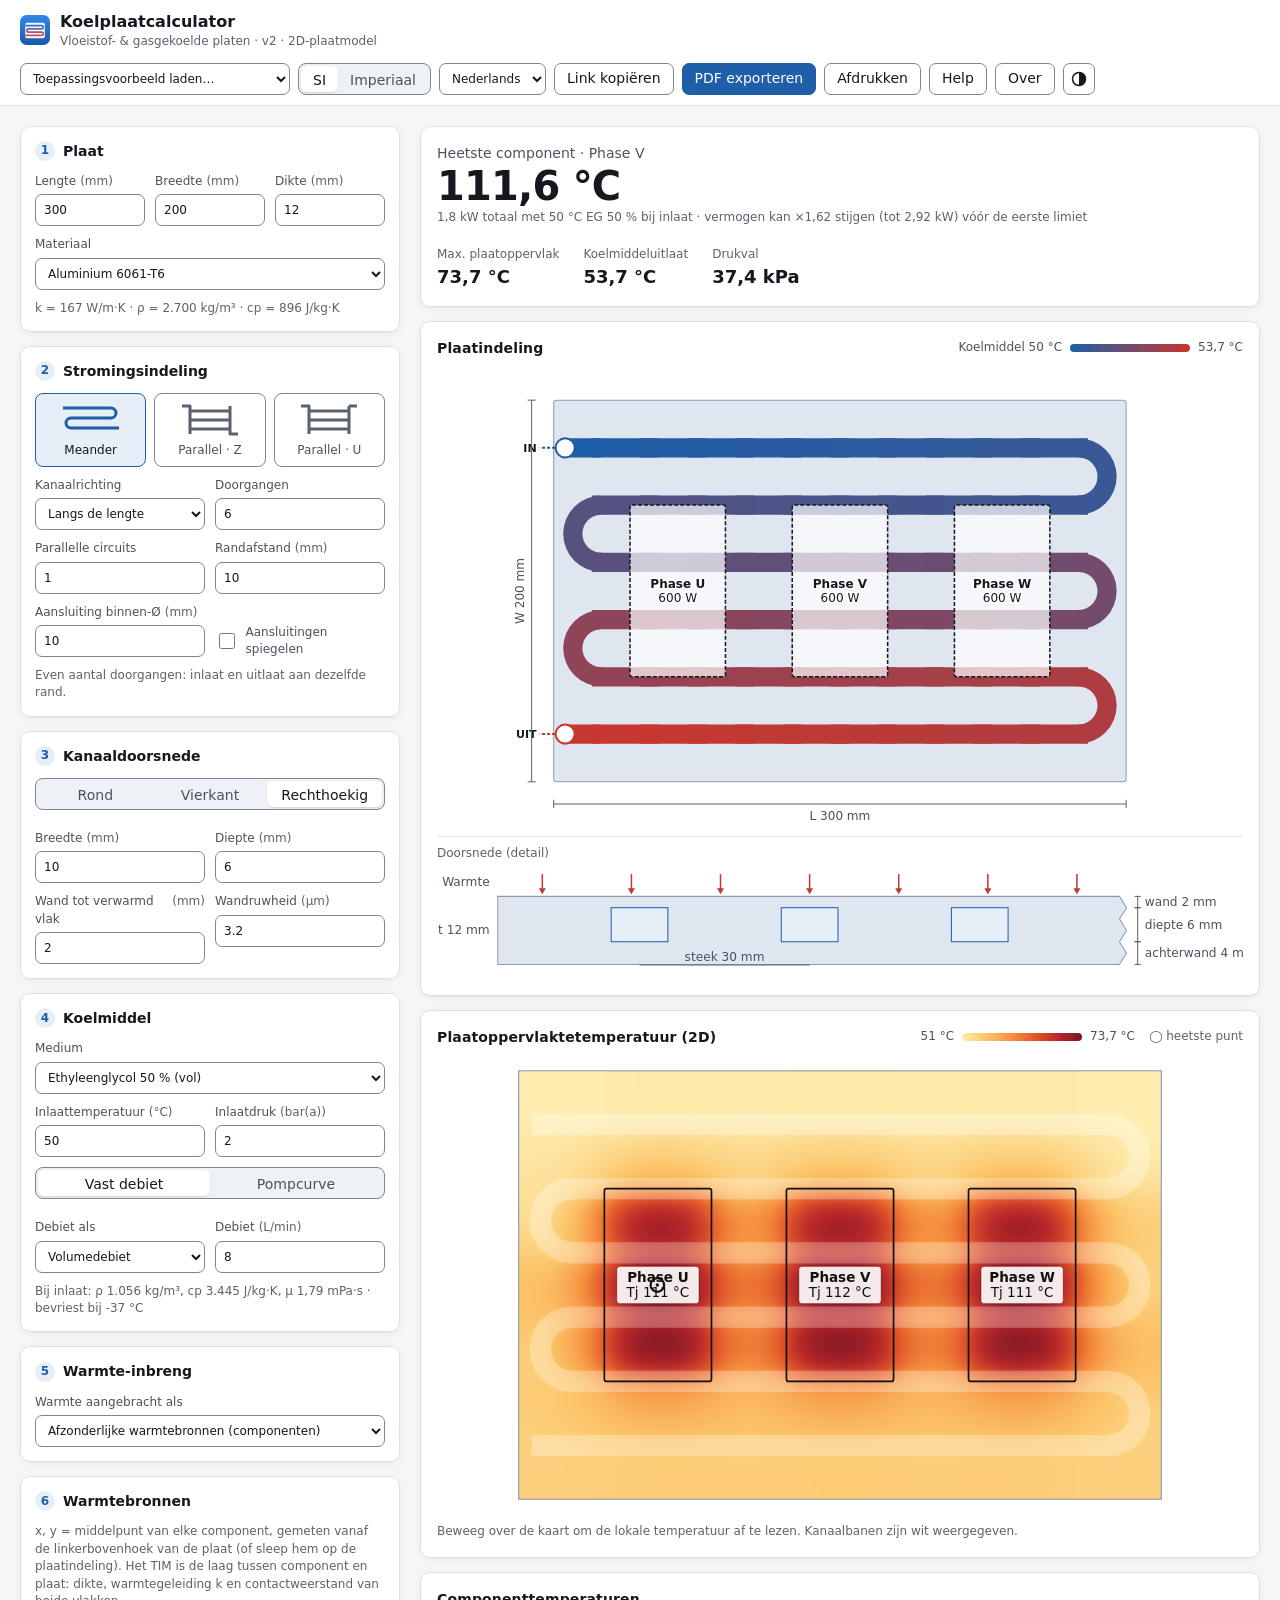
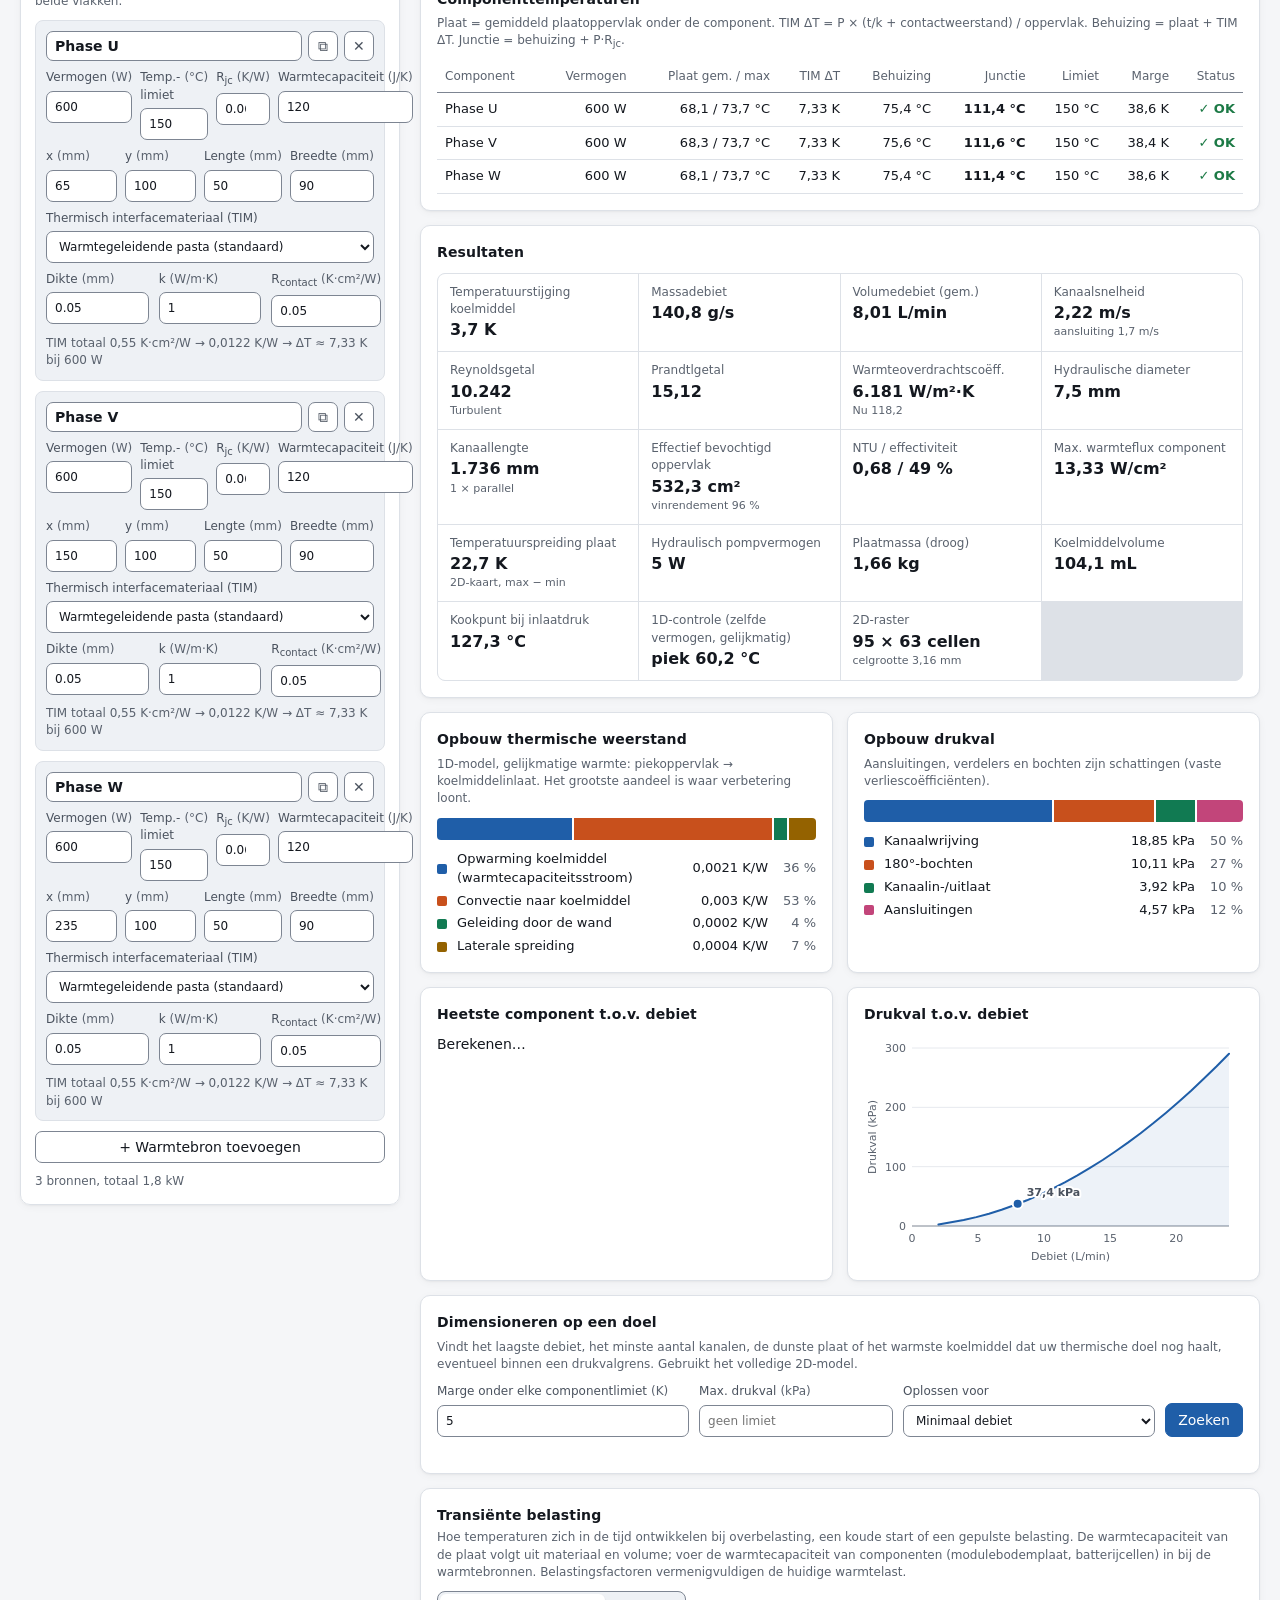
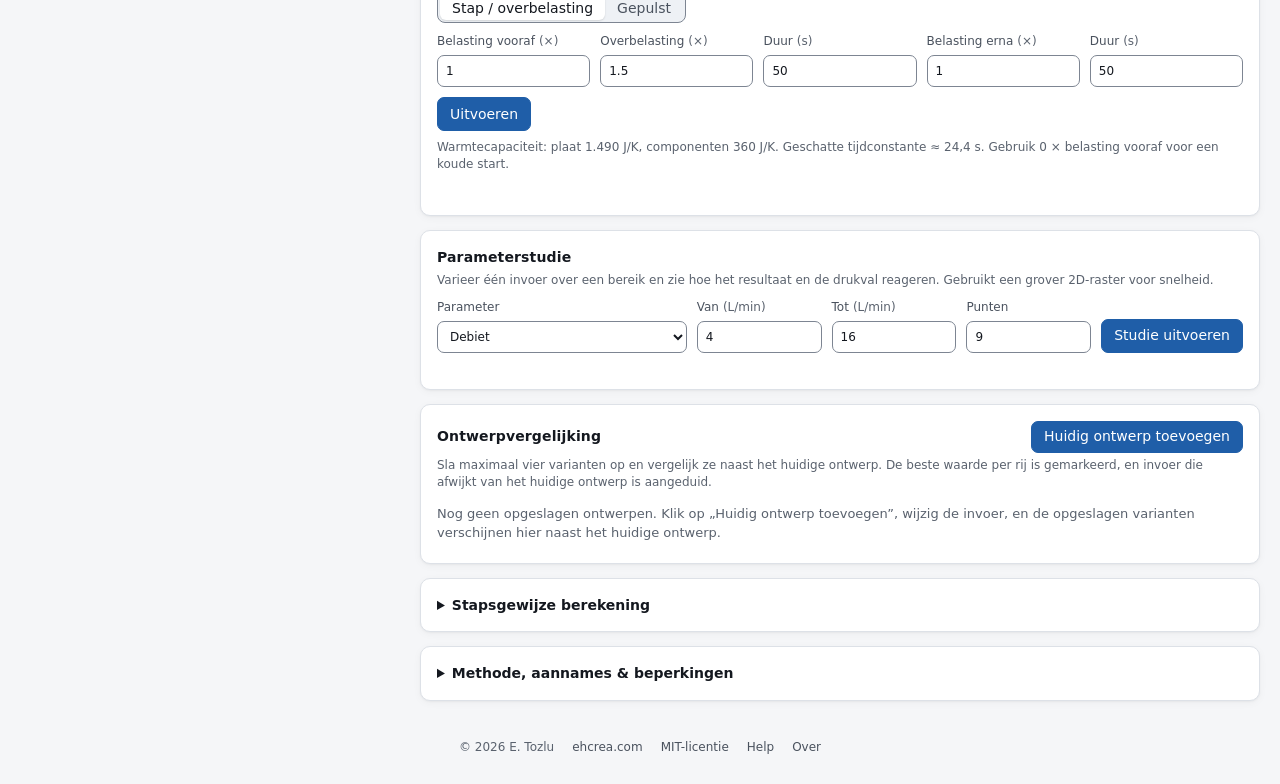
<file: nl/index.html>
<!doctype html>
<html lang="nl" data-page="nl">
<head>
  <meta charset="utf-8">
  <meta name="viewport" content="width=device-width, initial-scale=1">
  <!-- seo: generated by tools/build-pages.js -->
  <title>Koelplaatcalculator: vloeistofkoeling, drukval en temperatuurverdeling</title>
  <meta name="description" content="Gratis online koelplaatcalculator voor vermogenselektronica, batterijen en brandstofcellen: plaats warmtebronnen en bekijk een 2D-temperatuurverdeling, temperatuurstijging van het koelmiddel, drukval, werkpunt van de pomp en debiet per kanaal; exporteer een PDF-ontwerprapport.">
  <link rel="canonical" href="https://ehcrea.github.io/cold-plate-calculator/nl/">
  <link rel="alternate" hreflang="en" href="https://ehcrea.github.io/cold-plate-calculator/">
  <link rel="alternate" hreflang="de" href="https://ehcrea.github.io/cold-plate-calculator/de/">
  <link rel="alternate" hreflang="nl" href="https://ehcrea.github.io/cold-plate-calculator/nl/">
  <link rel="alternate" hreflang="tr" href="https://ehcrea.github.io/cold-plate-calculator/tr/">
  <link rel="alternate" hreflang="es" href="https://ehcrea.github.io/cold-plate-calculator/es/">
  <link rel="alternate" hreflang="x-default" href="https://ehcrea.github.io/cold-plate-calculator/">
  <meta property="og:type" content="website">
  <meta property="og:site_name" content="ehcrea">
  <meta property="og:title" content="Koelplaatcalculator: vloeistofkoeling, drukval en temperatuurverdeling">
  <meta property="og:description" content="Gratis online koelplaatcalculator voor vermogenselektronica, batterijen en brandstofcellen: plaats warmtebronnen en bekijk een 2D-temperatuurverdeling, temperatuurstijging van het koelmiddel, drukval, werkpunt van de pomp en debiet per kanaal; exporteer een PDF-ontwerprapport.">
  <meta property="og:url" content="https://ehcrea.github.io/cold-plate-calculator/nl/">
  <meta property="og:image" content="https://ehcrea.github.io/cold-plate-calculator/icons/og-image.png">
  <meta property="og:image:width" content="1200">
  <meta property="og:image:height" content="630">
  <meta property="og:image:alt" content="Koelplaatcalculator: vloeistofkoeling, drukval en temperatuurverdeling">
  <meta property="og:locale" content="nl_NL">
  <meta property="og:locale:alternate" content="en_US">
  <meta property="og:locale:alternate" content="de_DE">
  <meta property="og:locale:alternate" content="tr_TR">
  <meta property="og:locale:alternate" content="es_ES">
  <meta name="twitter:card" content="summary_large_image">
  <meta name="twitter:title" content="Koelplaatcalculator: vloeistofkoeling, drukval en temperatuurverdeling">
  <meta name="twitter:description" content="Gratis online koelplaatcalculator voor vermogenselektronica, batterijen en brandstofcellen: plaats warmtebronnen en bekijk een 2D-temperatuurverdeling, temperatuurstijging van het koelmiddel, drukval, werkpunt van de pomp en debiet per kanaal; exporteer een PDF-ontwerprapport.">
  <meta name="twitter:image" content="https://ehcrea.github.io/cold-plate-calculator/icons/og-image.png">
  <script type="application/ld+json">{"@context":"https://schema.org","@type":"WebApplication","name":"Cold Plate Calculator","alternateName":"Koelplaatcalculator: vloeistofkoeling, drukval en temperatuurverdeling","url":"https://ehcrea.github.io/cold-plate-calculator/nl/","description":"Gratis online koelplaatcalculator voor vermogenselektronica, batterijen en brandstofcellen: plaats warmtebronnen en bekijk een 2D-temperatuurverdeling, temperatuurstijging van het koelmiddel, drukval, werkpunt van de pomp en debiet per kanaal; exporteer een PDF-ontwerprapport.","applicationCategory":"EngineeringApplication","operatingSystem":"Any (web browser)","browserRequirements":"Requires JavaScript","inLanguage":["en","de","nl","tr","es"],"isAccessibleForFree":true,"offers":{"@type":"Offer","price":"0","priceCurrency":"EUR"},"license":"https://opensource.org/licenses/MIT","image":"https://ehcrea.github.io/cold-plate-calculator/icons/og-image.png","author":{"@type":"Person","name":"E. Tozlu","url":"https://erentozlu.com"},"publisher":{"@type":"Organization","name":"ehcrea","url":"https://ehcrea.com"},"codeRepository":"https://github.com/ehcrea/cold-plate-calculator","featureList":["Liquid- and gas-cooled cold plates","2D temperature map with placed heat sources","Coolant temperature rise and pressure drop","Pump operating point and flow per channel","PDF design report","Metric and US units","English, German, Dutch, Turkish and Spanish"]}</script>
  <!-- /seo -->
  <link rel="icon" href="../icons/favicon.svg" type="image/svg+xml">
  <link rel="icon" href="../icons/favicon-32.png" sizes="32x32" type="image/png">
  <link rel="icon" href="../icons/favicon-16.png" sizes="16x16" type="image/png">
  <link rel="apple-touch-icon" href="../icons/app-icon-180.png" sizes="180x180">
  <link rel="manifest" href="../manifest.webmanifest">
  <meta name="apple-mobile-web-app-capable" content="yes">
  <meta name="mobile-web-app-capable" content="yes">
  <meta name="apple-mobile-web-app-title" content="Cold Plate">
  <meta name="apple-mobile-web-app-status-bar-style" content="default">
  <meta name="theme-color" content="#f5f6f8" media="(prefers-color-scheme: light)">
  <meta name="theme-color" content="#0f1216" media="(prefers-color-scheme: dark)">
  <link rel="stylesheet" href="../css/style.css?v=39">
  <script>
    // Apply the saved theme before first paint to avoid a flash.
    try { const t = (localStorage.getItem('ehcrea.theme') || localStorage.getItem('coldplate.theme')); if (t === 'light' || t === 'dark') document.documentElement.setAttribute('data-theme', t); } catch (e) { /* storage unavailable */ }
  </script>
</head>
<body>
  <header class="topbar">
    <div class="brand">
      <img class="logo" src="../icons/favicon.svg" alt="" width="30" height="30">
      <div>
        <h1>Koelplaatcalculator</h1>
        <p class="subtitle">Vloeistof- &amp; gasgekoelde platen · v2 · 2D-plaatmodel</p>
      </div>
    </div>
    <div class="toolbar">
      <label class="preset">
        <span class="sr-only">Toepassingsvoorbeeld</span>
        <select id="preset" aria-label="Toepassingsvoorbeeld">
          <option value="">Toepassingsvoorbeeld laden…</option>
        </select>
      </label>
      <div class="seg" role="radiogroup" aria-label="Eenhedenstelsel" id="units">
        <button type="button" role="radio" data-units="SI" aria-checked="true">SI</button>
        <button type="button" role="radio" data-units="IMP" aria-checked="false">Imperiaal</button>
      </div>
      <label class="lang">
        <span class="sr-only">Taal</span>
        <select id="lang" aria-label="Taal"></select>
      </label>
      <button type="button" class="btn" id="share" title="Link naar dit ontwerp kopiëren">Link kopiëren</button>
      <button type="button" class="btn btn-primary" id="export-pdf" title="PDF-ontwerprapport downloaden">PDF exporteren</button>
      <button type="button" class="btn" id="print" title="Deze pagina afdrukken">Afdrukken</button>
      <button type="button" class="btn" data-dialog="help" title="Zo gebruikt u de calculator">Help</button>
      <button type="button" class="btn" data-dialog="about" title="Over deze calculator">Over</button>
      <button type="button" class="btn btn-icon" id="theme" title="Licht/donker wisselen" aria-label="Thema wisselen">
        <svg width="16" height="16" viewBox="0 0 16 16" aria-hidden="true"><circle cx="8" cy="8" r="6.5" fill="none" stroke="currentColor" stroke-width="1.5"></circle><path d="M8 1.5a6.5 6.5 0 0 1 0 13z" fill="currentColor"></path></svg>
      </button>
    </div>
  </header>

  <main class="layout">
    <!-- ================= INPUTS ================= -->
    <form class="inputs" id="form" autocomplete="off" novalidate>
      <fieldset>
        <legend><span class="step">1</span>Plaat</legend>
        <div class="grid3">
          <label>Lengte <span class="u" data-unit="length"></span><input type="number" step="any" min="0" data-key="L" data-q="length"></label>
          <label>Breedte <span class="u" data-unit="length"></span><input type="number" step="any" min="0" data-key="W" data-q="length"></label>
          <label>Dikte <span class="u" data-unit="length"></span><input type="number" step="any" min="0" data-key="t" data-q="length"></label>
        </div>
        <label>Materiaal
          <select data-key="material" id="material"></select>
        </label>
        <div class="grid3" data-show="custom-material">
          <label>Warmtegeleiding <span class="u" data-unit="conductivity"></span><input type="number" step="any" min="0" data-key="kCustom" data-q="conductivity"></label>
          <label>Dichtheid <span class="u" data-unit="density"></span><input type="number" step="any" min="0" data-key="rhoCustom" data-q="density"></label>
          <label>Soortelijke warmte <span class="u" data-unit="cp"></span><input type="number" step="any" min="0" data-key="cpCustom" data-q="cp"></label>
        </div>
        <p class="hint" id="material-hint"></p>
      </fieldset>

      <fieldset>
        <legend><span class="step">2</span>Stromingsindeling</legend>
        <div class="layout-picker" role="radiogroup" aria-label="Kanaalindeling" id="layout-picker">
          <button type="button" role="radio" data-layout="serpentine" aria-checked="true">
            <svg viewBox="0 0 60 36" aria-hidden="true"><path d="M2 6H50a5 5 0 0 1 0 10H10a5 5 0 0 0 0 10H58"/></svg>
            <span>Meander</span>
          </button>
          <button type="button" role="radio" data-layout="parallelZ" aria-checked="false">
            <svg viewBox="0 0 60 36" aria-hidden="true"><path d="M2 4H10V32M10 9H50M10 18H50M10 27H50M50 4V32H58"/></svg>
            <span>Parallel · Z</span>
          </button>
          <button type="button" role="radio" data-layout="parallelU" aria-checked="false">
            <svg viewBox="0 0 60 36" aria-hidden="true"><path d="M2 4H10V32M10 9H50M10 18H50M10 27H50M50 4V32M50 4H58"/></svg>
            <span>Parallel · U</span>
          </button>
        </div>
        <div class="grid2">
          <label>Kanaalrichting
            <select data-key="orient">
              <option value="length">Langs de lengte</option>
              <option value="width">Langs de breedte</option>
            </select>
          </label>
          <label><span id="count-label">Doorgangen</span><input type="number" step="1" min="1" data-key="count" data-q="int"></label>
        </div>
        <div class="grid2">
          <label data-show="serpentine">Parallelle circuits<input type="number" step="1" min="1" max="6" data-key="circuits" data-q="int"></label>
          <label>Randafstand <span class="u" data-unit="length"></span><input type="number" step="any" min="0" data-key="margin" data-q="length"></label>
        </div>
        <div class="grid2" data-show="parallel">
          <label>Verdelerbreedte <span class="u" data-unit="length"></span><input type="number" step="any" min="0" data-key="header" data-q="length"></label>
          <label>Verdelerdiepte <span class="u" data-unit="length"></span><input type="number" step="any" min="0" data-key="headerDepth" data-q="length" placeholder="= kanaal"></label>
        </div>
        <div class="grid2">
          <label>Aansluiting binnen-Ø <span class="u" data-unit="length"></span><input type="number" step="any" min="0" data-key="portD" data-q="length"></label>
          <label class="check"><input type="checkbox" data-key="mirror"> Aansluitingen spiegelen</label>
        </div>
        <p class="hint" id="port-hint"></p>
      </fieldset>

      <fieldset>
        <legend><span class="step">3</span>Kanaaldoorsnede</legend>
        <div class="seg seg-wide" role="radiogroup" aria-label="Kanaalvorm" id="shape">
          <button type="button" role="radio" data-shape="round" aria-checked="false">Rond</button>
          <button type="button" role="radio" data-shape="square" aria-checked="false">Vierkant</button>
          <button type="button" role="radio" data-shape="rect" aria-checked="true">Rechthoekig</button>
        </div>
        <div class="grid2">
          <label data-show="round">Diameter <span class="u" data-unit="length"></span><input type="number" step="any" min="0" data-key="D" data-q="length"></label>
          <label data-show="square rect"><span id="cw-label">Breedte</span> <span class="u" data-unit="length"></span><input type="number" step="any" min="0" data-key="cw" data-q="length"></label>
          <label data-show="rect">Diepte <span class="u" data-unit="length"></span><input type="number" step="any" min="0" data-key="cd" data-q="length"></label>
        </div>
        <div class="grid2">
          <label>Wand tot verwarmd vlak <span class="u" data-unit="length"></span><input type="number" step="any" min="0" data-key="wallHeated" data-q="length"></label>
          <label>Wandruwheid <span class="u" data-unit="roughness"></span><input type="number" step="any" min="0" data-key="roughness" data-q="roughness"></label>
        </div>
      </fieldset>

      <fieldset>
        <legend><span class="step">4</span>Koelmiddel</legend>
        <label>Medium
          <select data-key="fluid" id="fluid"></select>
        </label>
        <div class="grid3" data-show="customfluid">
          <label>Dichtheid <span class="u" data-unit="density"></span><input type="number" step="any" min="0" data-cf="rho" data-q="density"></label>
          <label>Soortelijke warmte <span class="u" data-unit="cp"></span><input type="number" step="any" min="0" data-cf="cp" data-q="cp"></label>
          <label>Warmtegeleiding <span class="u" data-unit="conductivity"></span><input type="number" step="any" min="0" data-cf="k" data-q="conductivity"></label>
          <label>Viscositeit <span class="u" data-unit="viscosity"></span><input type="number" step="any" min="0" data-cf="mu" data-q="viscosity"></label>
          <label>Vriespunt <span class="u" data-unit="temp"></span><input type="number" step="any" data-cf="freeze" data-q="temp"></label>
          <label>Kookpunt <span class="u" data-unit="temp"></span><input type="number" step="any" data-cf="boil" data-q="temp"></label>
        </div>
        <div class="grid2">
          <label>Inlaattemperatuur <span class="u" data-unit="temp"></span><input type="number" step="any" data-key="Tin" data-q="temp"></label>
          <label>Inlaatdruk <span class="u" data-unit="pressure"></span><input type="number" step="any" min="0" data-key="pIn" data-q="pressure"></label>
        </div>
        <div class="seg seg-wide" role="radiogroup" aria-label="Debietbron" id="flowsrc">
          <button type="button" role="radio" data-flowsrc="fixed" aria-checked="true">Vast debiet</button>
          <button type="button" role="radio" data-flowsrc="pump">Pompcurve</button>
        </div>
        <div class="grid2" data-show="fixedflow">
          <label>Debiet als
            <select data-key="flowMode" id="flowMode">
              <option value="vol">Volumedebiet</option>
              <option value="mass">Massadebiet</option>
              <option value="std" data-gas-only>Normaal debiet</option>
            </select>
          </label>
          <label>Debiet <span class="u" id="flow-unit"></span><input type="number" step="any" min="0" data-key="flow" data-q="flow"></label>
        </div>
        <div class="pump" data-show="pump">
          <label>Pomp-/ventilatorcurve
            <select id="pump-preset"></select>
          </label>
          <div class="pump-table">
            <div class="pt-row pt-head"><span>Debiet <span class="u" data-unit="volflow"></span></span><span>Drukverhoging <span class="u" data-unit="dpressure"></span></span><span></span></div>
            <div id="pump-points"></div>
          </div>
          <button type="button" class="btn" id="add-point">+ Curvepunt toevoegen</button>
          <div class="grid2">
            <label>ΔP rest van circuit <span class="u" data-unit="dpressure"></span><input type="number" step="any" min="0" data-pump="extDp" data-q="dpressure"></label>
            <label>… bij debiet <span class="u" data-unit="volflow"></span><input type="number" step="any" min="0" data-pump="extQ" data-q="volflow"></label>
          </div>
          <p class="hint">Rest van circuit = leidingen, fittingen, radiator en alles wat in serie met de plaat staat. De drukval schaalt met debiet².</p>
          <p class="hint pump-op" id="pump-hint"></p>
        </div>
        <p class="hint" id="fluid-hint"></p>
      </fieldset>

      <fieldset>
        <legend><span class="step">5</span>Warmte-inbreng</legend>
        <label>Warmte aangebracht als
          <select data-key="heatArea">
            <option value="sources">Afzonderlijke warmtebronnen (componenten)</option>
            <option value="full">Gelijkmatig over het hele plaatvlak</option>
            <option value="channels">Gelijkmatig over het kanaalgebied</option>
          </select>
        </label>
        <div data-show="uniform">
          <div class="seg seg-wide" role="radiogroup" aria-label="Rekenmodus" id="mode">
            <button type="button" role="radio" data-mode="capacity" aria-checked="true">Max. warmte bepalen</button>
            <button type="button" role="radio" data-mode="load">Oppervlaktetemp. bepalen</button>
          </div>
          <div class="grid2">
            <label data-show="capacity">Max. oppervlaktetemp. <span class="u" data-unit="temp"></span><input type="number" step="any" data-key="TsMax" data-q="temp"></label>
            <label data-show="load">Warmtelast <span class="u" data-unit="power"></span><input type="number" step="any" min="0" data-key="Q" data-q="power"></label>
          </div>
        </div>
      </fieldset>

      <fieldset data-show="sources">
        <legend><span class="step">6</span>Warmtebronnen</legend>
        <p class="hint">x, y = middelpunt van elke component, gemeten vanaf de linkerbovenhoek van de plaat (of sleep hem op de plaatindeling). Het TIM is de laag tussen component en plaat: dikte, warmtegeleiding k en contactweerstand van beide vlakken.</p>
        <div id="sources-list"></div>
        <button type="button" class="btn" id="add-source">+ Warmtebron toevoegen</button>
        <p class="hint" id="sources-total"></p>
      </fieldset>
    </form>

    <!-- ================= RESULTS ================= -->
    <section class="results" aria-live="polite">
      <div class="card hero" id="hero">
        <div class="hero-main">
          <div class="hero-label" id="hero-label">Max. warmteafvoer</div>
          <div class="hero-value" id="hero-value">—</div>
          <div class="hero-sub" id="hero-sub"></div>
        </div>
        <dl class="hero-side" id="hero-side"></dl>
      </div>

      <div class="card issues" id="issues" hidden></div>

      <div class="card">
        <div class="card-head">
          <h2>Plaatindeling</h2>
          <div class="temp-legend" id="temp-legend"></div>
        </div>
        <div class="drawing" id="drawing"></div>
        <div class="section-wrap">
          <div class="section-title">Doorsnede (detail)</div>
          <div class="section" id="section"></div>
        </div>
      </div>

      <div class="card">
        <div class="card-head">
          <h2>Plaatoppervlaktetemperatuur (2D)</h2>
          <div class="temp-legend" id="map-legend"></div>
        </div>
        <div class="map-wrap" id="map"></div>
        <p class="card-note map-note">Beweeg over de kaart om de lokale temperatuur af te lezen. Kanaalbanen zijn wit weergegeven.</p>
      </div>

      <div class="card" id="sources-card" hidden>
        <h2>Componenttemperaturen</h2>
        <p class="card-note" data-i18n-html="srcnote"><!--i18n:srcnote-->Plaat = gemiddeld plaatoppervlak onder de component. TIM ΔT = P × (t/k + contactweerstand) / oppervlak. Behuizing = plaat + TIM ΔT. Junctie = behuizing + P·R<sub>jc</sub>.<!--/i18n:srcnote--></p>
        <div class="table-wrap" id="sources-table"></div>
      </div>

      <div class="card" id="dist-card" hidden>
        <h2>Debietverdeling over de kanalen</h2>
        <p class="dist-summary" id="dist-summary"></p>
        <div class="chart" id="dist-chart"></div>
        <p class="card-note map-note">Kanaal 1 ligt het dichtst bij de inlaat. Verdelermodel: wrijving en impuls in de verdelers (drukterugwinning in de inlaatverdeler, extra verlies in de uitlaatcollector) tegenover de drukval van elk kanaal.</p>
      </div>

      <div class="card">
        <h2>Resultaten</h2>
        <div class="metrics" id="metrics"></div>
      </div>

      <div class="grid-cards">
        <div class="card">
          <h2>Opbouw thermische weerstand</h2>
          <p class="card-note">1D-model, gelijkmatige warmte: piekoppervlak → koelmiddelinlaat. Het grootste aandeel is waar verbetering loont.</p>
          <div id="rth-bar"></div>
        </div>
        <div class="card">
          <h2>Opbouw drukval</h2>
          <p class="card-note">Aansluitingen, verdelers en bochten zijn schattingen (vaste verliescoëfficiënten).</p>
          <div id="dp-bar"></div>
        </div>
      </div>

      <div class="grid-cards">
        <div class="card">
          <h2 id="chart1-title">Warmteafvoer t.o.v. debiet</h2>
          <div class="chart" id="chart1"></div>
        </div>
        <div class="card">
          <h2 id="chart2-title">Drukval t.o.v. debiet</h2>
          <div class="chart" id="chart2"></div>
        </div>
      </div>

      <div class="card" id="size-card">
        <h2>Dimensioneren op een doel</h2>
        <p class="card-note">Vindt het laagste debiet, het minste aantal kanalen, de dunste plaat of het warmste koelmiddel dat uw thermische doel nog haalt, eventueel binnen een drukvalgrens. Gebruikt het volledige 2D-model.</p>
        <div class="size-controls">
          <label><span id="size-target-label">Doel</span> <span class="u" id="size-target-unit"></span><input type="number" step="any" id="size-target"></label>
          <label>Max. drukval <span class="u" id="size-dp-unit"></span><input type="number" step="any" min="0" id="size-dp" placeholder="geen limiet"></label>
          <label>Oplossen voor<select id="size-var" aria-label="Oplossen voor"></select></label>
          <button type="button" class="btn btn-primary" id="size-run">Zoeken</button>
        </div>
        <p class="hint" id="size-hint"></p>
        <p class="sweep-status" id="size-status" role="status"></p>
        <div id="size-result"></div>
      </div>

      <div class="card" id="tr-card">
        <div class="card-head">
          <h2>Transiënte belasting</h2>
          <button type="button" class="btn" id="tr-csv" hidden>CSV exporteren</button>
        </div>
        <p class="card-note">Hoe temperaturen zich in de tijd ontwikkelen bij overbelasting, een koude start of een gepulste belasting. De warmtecapaciteit van de plaat volgt uit materiaal en volume; voer de warmtecapaciteit van componenten (modulebodemplaat, batterijcellen) in bij de warmtebronnen. Belastingsfactoren vermenigvuldigen de huidige warmtelast.</p>
        <div class="tr-controls">
          <div class="seg" role="radiogroup" aria-label="Belastingsprofiel" id="tr-kind">
            <button type="button" role="radio" data-kind="step" aria-checked="true">Stap / overbelasting</button>
            <button type="button" role="radio" data-kind="pulse" aria-checked="false">Gepulst</button>
          </div>
          <div class="tr-fields" data-trkind="step">
            <label>Belasting vooraf <span class="u">(×)</span><input type="number" step="any" min="0" id="tr-f0"></label>
            <label>Overbelasting <span class="u">(×)</span><input type="number" step="any" min="0" id="tr-f1"></label>
            <label>Duur <span class="u">(s)</span><input type="number" step="any" min="0" id="tr-t1"></label>
            <label>Belasting erna <span class="u">(×)</span><input type="number" step="any" min="0" id="tr-f2"></label>
            <label>Duur <span class="u">(s)</span><input type="number" step="any" min="0" id="tr-t2"></label>
          </div>
          <div class="tr-fields" data-trkind="pulse" hidden>
            <label>Basisbelasting <span class="u">(×)</span><input type="number" step="any" min="0" id="tr-pf0"></label>
            <label>Pulsbelasting <span class="u">(×)</span><input type="number" step="any" min="0" id="tr-pf1"></label>
            <label>Periode <span class="u">(s)</span><input type="number" step="any" min="0" id="tr-per"></label>
            <label>Inschakelduur <span class="u">(%)</span><input type="number" step="any" min="1" max="99" id="tr-duty"></label>
            <label>Cycli<input type="number" step="1" min="1" max="200" id="tr-cyc"></label>
          </div>
          <button type="button" class="btn btn-primary" id="tr-run">Uitvoeren</button>
        </div>
        <p class="hint" id="tr-hint"></p>
        <p class="sweep-status" id="tr-status" role="status"></p>
        <dl class="size-metrics" id="tr-summary"></dl>
        <div class="grid-cards tr-out" id="tr-out" hidden>
          <div><h3 class="sub-title">Temperaturen</h3><div class="chart" id="tr-chart1"></div></div>
          <div><h3 class="sub-title">Warmtelast</h3><div class="chart" id="tr-chart2"></div></div>
        </div>
      </div>

      <div class="card" id="sweep-card">
        <div class="card-head">
          <h2>Parameterstudie</h2>
          <button type="button" class="btn" id="sweep-csv" hidden>CSV exporteren</button>
        </div>
        <p class="card-note">Varieer één invoer over een bereik en zie hoe het resultaat en de drukval reageren. Gebruikt een grover 2D-raster voor snelheid.</p>
        <div class="sweep-controls">
          <label>Parameter<select id="sweep-param" aria-label="Parameter"></select></label>
          <label>Van <span class="u" id="sweep-u1"></span><input type="number" step="any" id="sweep-from"></label>
          <label>Tot <span class="u" id="sweep-u2"></span><input type="number" step="any" id="sweep-to"></label>
          <label>Punten<input type="number" step="1" min="3" max="25" id="sweep-n"></label>
          <button type="button" class="btn btn-primary" id="sweep-run">Studie uitvoeren</button>
        </div>
        <p class="sweep-status" id="sweep-status" role="status"></p>
        <div class="grid-cards sweep-out" id="sweep-out" hidden>
          <div><h3 class="sub-title" id="sweep-t1"></h3><div class="chart" id="sweep-chart1"></div></div>
          <div><h3 class="sub-title" id="sweep-t2"></h3><div class="chart" id="sweep-chart2"></div></div>
        </div>
        <div class="table-wrap" id="sweep-table"></div>
      </div>

      <div class="card" id="compare-card">
        <div class="card-head">
          <h2>Ontwerpvergelijking</h2>
          <div class="card-actions">
            <button type="button" class="btn" id="compare-csv" hidden>CSV exporteren</button>
            <button type="button" class="btn btn-primary" id="compare-add">Huidig ontwerp toevoegen</button>
          </div>
        </div>
        <p class="card-note">Sla maximaal vier varianten op en vergelijk ze naast het huidige ontwerp. De beste waarde per rij is gemarkeerd, en invoer die afwijkt van het huidige ontwerp is aangeduid.</p>
        <div class="table-wrap" id="compare-table"></div>
      </div>

      <details class="card notes steps" id="steps-card">
        <summary>Stapsgewijze berekening</summary>
        <p class="card-note">Het 1D-model uitgeschreven: elke formule met de getallen van dit ontwerp ingevuld, in SI-eenheden. Gebruik het om resultaten met de hand te controleren of voor onderwijs.</p>
        <div id="steps"></div>
      </details>

      <details class="card notes">
        <summary>Methode, aannames &amp; beperkingen</summary>
        <div class="notes-body" data-i18n-html="notes"><!--i18n:notes--><p>Schatting voor conceptontwerp: een 2D-warmtegeleidingsmodel van de plaat gekoppeld aan 1D-kanaalhydraulica. Reken op ongeveer ±15–30 % t.o.v. CFD- of testgegevens en valideer definitieve ontwerpen met simulatie of meting.</p>
<ul>
<li><b>Warmteoverdracht.</b> Laminair: Shah &amp; London Nu<sub>H1</sub> en f·Re voor de kanaalverhouding, met een inloopcorrectie volgens Hausen per rechte doorgang. Turbulent: Gnielinski met correctie voor korte kanalen. Re 2300–4000 wordt geïnterpoleerd. Bochten starten de grenslaag opnieuw; versterking door Dean-wervels wordt genegeerd (conservatief).</li>
<li><b>2D-plaatmodel.</b> Het plaatvlak is een raster van maximaal ongeveer 6.000 cellen met geleiding in het vlak door de lokale materiaaldikte. Cellen boven kanalen, aansluitleidingen en verdelers zijn via de wand tot het verwarmde vlak en de vin-gecorrigeerde convectiefilm aan het koelmiddel gekoppeld. Het koelmiddel wordt langs elk kanaalpad gevolgd tot plaat en koelmiddel overeenstemmen. Dit levert de kaart, de piektemperatuur en de componenttemperaturen.</li>
<li><b>Componenten.</b> Behuizing = plaat onder de component + P·(t/k + contactweerstand)/A van het TIM. Junctie = behuizing + P·R<sub>jc</sub>. Spreiding door de plaatdikte onder kleine bronnen wordt niet gemodelleerd, dus zeer kleine, intense bronnen worden iets te optimistisch berekend.</li>
<li><b>Drukval.</b> Schijnbare wrijving volgens Shah (laminair, inloop) en Haaland (turbulent); Darby 3-K voor 180°-bochten; vaste verliescoëfficiënten voor kanaalin-/uitlaat (0,5 + 1,0) en aansluitingen (elk 1,5).</li>
<li><b>Debietverdeling.</b> Parallelle indelingen: de verdelers worden opgedeeld in segmenten met wrijving en impuls (de inlaatverdeler wint 1,0×, de uitlaatcollector verliest 2,0× de verandering in snelheidsdruk), in evenwicht met de eigen Δp(q) van elk kanaal. De kanaaldebieten bepalen de verdelerverliezen en de warmteoverdracht van elk kanaal in het 2D-model.</li>
<li><b>Pompcurve.</b> Het werkdebiet wordt met bisectie bepaald waar de drukverhoging van de pomp gelijk is aan de drukval van plaat plus rest van het circuit (die schaalt met debiet²).</li>
<li><b>Vloeistoffen.</b> Eigenschappen bij de gemiddelde temperatuur. Glycolgegevens naar volume, bij benadering (±5–10 %). Gassen zijn ideaal en in de plaat onsamendrukbaar, bij inlaatdruk.</li>
<li><b>Niet gemodelleerd.</b> Straling en vrije convectie, tweefasestroming, turbulatoren en pinvinnen, samendrukbaarheid van gas in de plaat.</li>
<li>Transiënte belasting: impliciete tijdintegratie (achterwaartse Euler) van hetzelfde 2D-plaatmodel met de warmtecapaciteit van de plaat en eventueel van elke component; het koelmiddel wordt quasi-stationair behandeld omdat het in een fractie van een seconde door de plaat stroomt. Junctie-behuizing- en TIM-lagen hebben geen warmtecapaciteit; hun deel van een belastingswijziging verschijnt direct (conservatief).</li>
</ul><!--/i18n:notes--></div>
      </details>
    </section>
  </main>

  <footer class="site-footer">
    <span>© 2026 E. Tozlu</span>
    <a href="https://ehcrea.com" target="_blank" rel="noopener">ehcrea.com</a>
    <a href="https://github.com/ehcrea/cold-plate-calculator/blob/main/LICENSE" target="_blank" rel="noopener">MIT-licentie</a>
    <a href="#help" data-dialog="help">Help</a>
    <a href="#about" data-dialog="about">Over</a>
  </footer>

  <dialog class="about" id="about" aria-labelledby="about-title">
    <form method="dialog"><button class="btn btn-icon about-close" title="Sluiten" aria-label="Sluiten">✕</button></form>
    <div data-i18n-html="about"><!--i18n:about--><div class="about-head"><img src="../icons/favicon.svg" alt=""><div><h2 id="about-title">Koelplaatcalculator</h2><p>Versie 2 · door E. Tozlu</p></div></div>
<p>Een gratis browsertool voor het voorontwerp van vloeistof- en gasgekoelde koelplaten voor vermogenselektronica, batterijen en brandstofcelsystemen. Het koppelt een 2D-warmtegeleidingsmodel van de plaat aan 1D-kanaalhydraulica, pompafstemming en stromingsverdeling in verdelers. Alle berekeningen draaien in uw browser.</p>
<p>Gemaakt door E. Tozlu. Meer technische tools en projecten op <a href="https://ehcrea.com" target="_blank" rel="noopener">ehcrea.com</a>.</p>
<p>Open source onder de <a href="https://github.com/ehcrea/cold-plate-calculator/blob/main/LICENSE" target="_blank" rel="noopener">MIT-licentie</a>; de broncode staat op <a href="https://github.com/ehcrea/cold-plate-calculator" target="_blank" rel="noopener">GitHub</a>.</p>
<div class="about-social"><span class="about-social-label">Volg ehcrea.studio</span><a class="social-link" href="https://www.instagram.com/ehcrea.studio" target="_blank" rel="noopener" aria-label="ehcrea.studio op Instagram (opent in nieuw tabblad)"><svg viewBox="0 0 24 24" width="18" height="18" aria-hidden="true" focusable="false"><rect x="3" y="3" width="18" height="18" rx="5" fill="none" stroke="currentColor" stroke-width="2"/><circle cx="12" cy="12" r="4" fill="none" stroke="currentColor" stroke-width="2"/><circle cx="17.5" cy="6.5" r="1.3" fill="currentColor"/></svg><span>Instagram</span></a><a class="social-link" href="https://www.facebook.com/ehcrea.studio" target="_blank" rel="noopener" aria-label="ehcrea.studio op Facebook (opent in nieuw tabblad)"><svg viewBox="0 0 24 24" width="18" height="18" aria-hidden="true" focusable="false"><path fill="currentColor" d="M13.5 21v-7.5h2.6l.4-3h-3V8.6c0-.9.3-1.5 1.5-1.5h1.6V4.4c-.3 0-1.2-.1-2.3-.1-2.3 0-3.8 1.4-3.8 3.9v2.3H7.9v3h2.6V21h3z"/></svg><span>Facebook</span></a></div><div class="about-support"><p><strong>Bevalt de calculator?</strong> Hij is gratis voor iedereen en ik voeg in mijn vrije tijd nieuwe functies toe. Heeft hij u tijd bespaard bij een project of geholpen bij het leren, dan kunt u de verdere ontwikkeling steunen via Patreon. Elke bijdrage, groot of klein, helpt me nieuwe technische tools te maken. Dank u wel!</p><a class="btn-support" href="https://www.patreon.com/ehcrea" target="_blank" rel="noopener"><span aria-hidden="true">♥</span> Steun mij op Patreon</a></div>
<p class="about-meta">De resultaten zijn technische schattingen. Valideer definitieve ontwerpen met CFD of test.</p><!--/i18n:about--></div>
  </dialog>

  <dialog class="about help" id="help" aria-labelledby="help-title">
    <form method="dialog"><button class="btn btn-icon about-close" title="Sluiten" aria-label="Sluiten">✕</button></form>
    <div data-i18n-html="help"><!--i18n:help--><h2 id="help-title">Zo werkt het</h2>
<p>Werk de invoer links van boven naar beneden af; de resultaten rechts worden direct bijgewerkt.</p>
<ol><li><b>Begin met een voorbeeld.</b> Kies een toepassingsvoorbeeld in de werkbalk en pas het aan. SI/Imperial en de taal kunt u altijd omschakelen.</li><li><b>Plaat.</b> Lengte, breedte, dikte en materiaal. Een hogere geleidbaarheid spreidt de warmte beter tussen de kanalen.</li><li><b>Stromingsindeling.</b> Meander: één lang kanaal (of enkele circuits), gelijkmatige koeling maar hogere drukval. Parallel Z/U: veel korte kanalen gevoed door verdelers, lage drukval; controleer de kaart met de stromingsverdeling.</li><li><b>Kanaaldoorsnede.</b> Rond, vierkant of rechthoekig. Kanaaldiepte plus de wand aan de verwarmde zijde moet binnen de plaatdikte passen.</li><li><b>Koelmiddel.</b> Medium, inlaattemperatuur en -druk, en een vast debiet of een pompcurve; met een pompcurve wordt het werkpunt automatisch bepaald.</li><li><b>Warmte-invoer.</b> Uniform: voer een vermogen in voor de piektemperatuur, of een maximale oppervlaktetemperatuur voor de capaciteit. Warmtebronnen: voeg componenten toe met vermogen, footprint, TIM en R<sub>jc</sub> en sleep ze op de plaatindeling.</li></ol>
<h3>De resultaten lezen</h3>
<ul><li>De kop toont de capaciteit, piektemperatuur of heetste junctie. Waarschuwingen en opmerkingen wijzen op ontwerpproblemen.</li><li>Beweeg over de 2D-kaart om lokale temperaturen af te lezen. De componententabel toont plaat-, behuizing- en junctietemperaturen met de marge tot elke limiet.</li><li>De balken tonen welke thermische weerstand of drukval domineert: verbeter eerst de grootste.</li><li><b>Transiënte belasting</b> toont het temperatuurverloop bij overbelasting, een koude start of pulsen, en hoe lang een belasting mag duren tot een limiet bereikt is.</li>
<li><b>Dimensioneren op een doel</b> vindt het laagste debiet, het minste aantal kanalen, de dunste plaat of het warmste koelmiddel dat uw limiet haalt. De <b>parameterstudie</b> toont de invloed van één invoer; de <b>ontwerpvergelijking</b> zet opgeslagen varianten naast elkaar.</li>
<li>De <a href="#steps" data-open-steps>stapsgewijze berekening</a> toont elke formule met uw getallen.</li></ul>
<h3>Typische waarden</h3>
<ul><li>Kanaalsnelheid voor water/glycol: 0,5–2 m/s (aluminium ≲ 2 m/s vanwege erosie).</li><li>Temperatuurstijging van het koelmiddel: 3–10 K voor een gelijkmatige temperatuur.</li><li>TIM: koelpasta ≈ 0,05–0,2 K·cm²/W, gap pads ≈ 1–5 K·cm²/W.</li></ul>
<h3>Opslaan en delen</h3>
<p>Uw ontwerp wordt automatisch in deze browser opgeslagen. <b>Link kopiëren</b> maakt een URL met alle invoer, <b>PDF exporteren</b> een ontwerprapport met de rekenstappen, en <b>Afdrukken</b> drukt de pagina af.</p>
<p class="about-meta">De resultaten zijn technische schattingen voor conceptontwerp (ongeveer ±15–30 %). Valideer definitieve ontwerpen met CFD of test.</p><!--/i18n:help--></div>
  </dialog>

  <div class="toast" id="toast" role="status" hidden></div>

  <script src="../js/units.js?v=39"></script>
  <script src="../js/i18n.js?v=39"></script>
  <script src="../js/data.js?v=39"></script>
  <script src="../js/physics.js?v=39"></script>
  <script src="../js/physics2d.js?v=39"></script>
  <script src="../js/steps.js?v=39"></script>
  <script src="../js/study.js?v=39"></script>
  <script src="../js/transient.js?v=39"></script>
  <script src="../js/drawing.js?v=39"></script>
  <script src="../js/charts.js?v=39"></script>
  <script src="../js/report.js?v=39"></script>
  <script src="../js/app.js?v=39"></script>
</body>
</html>
</file>
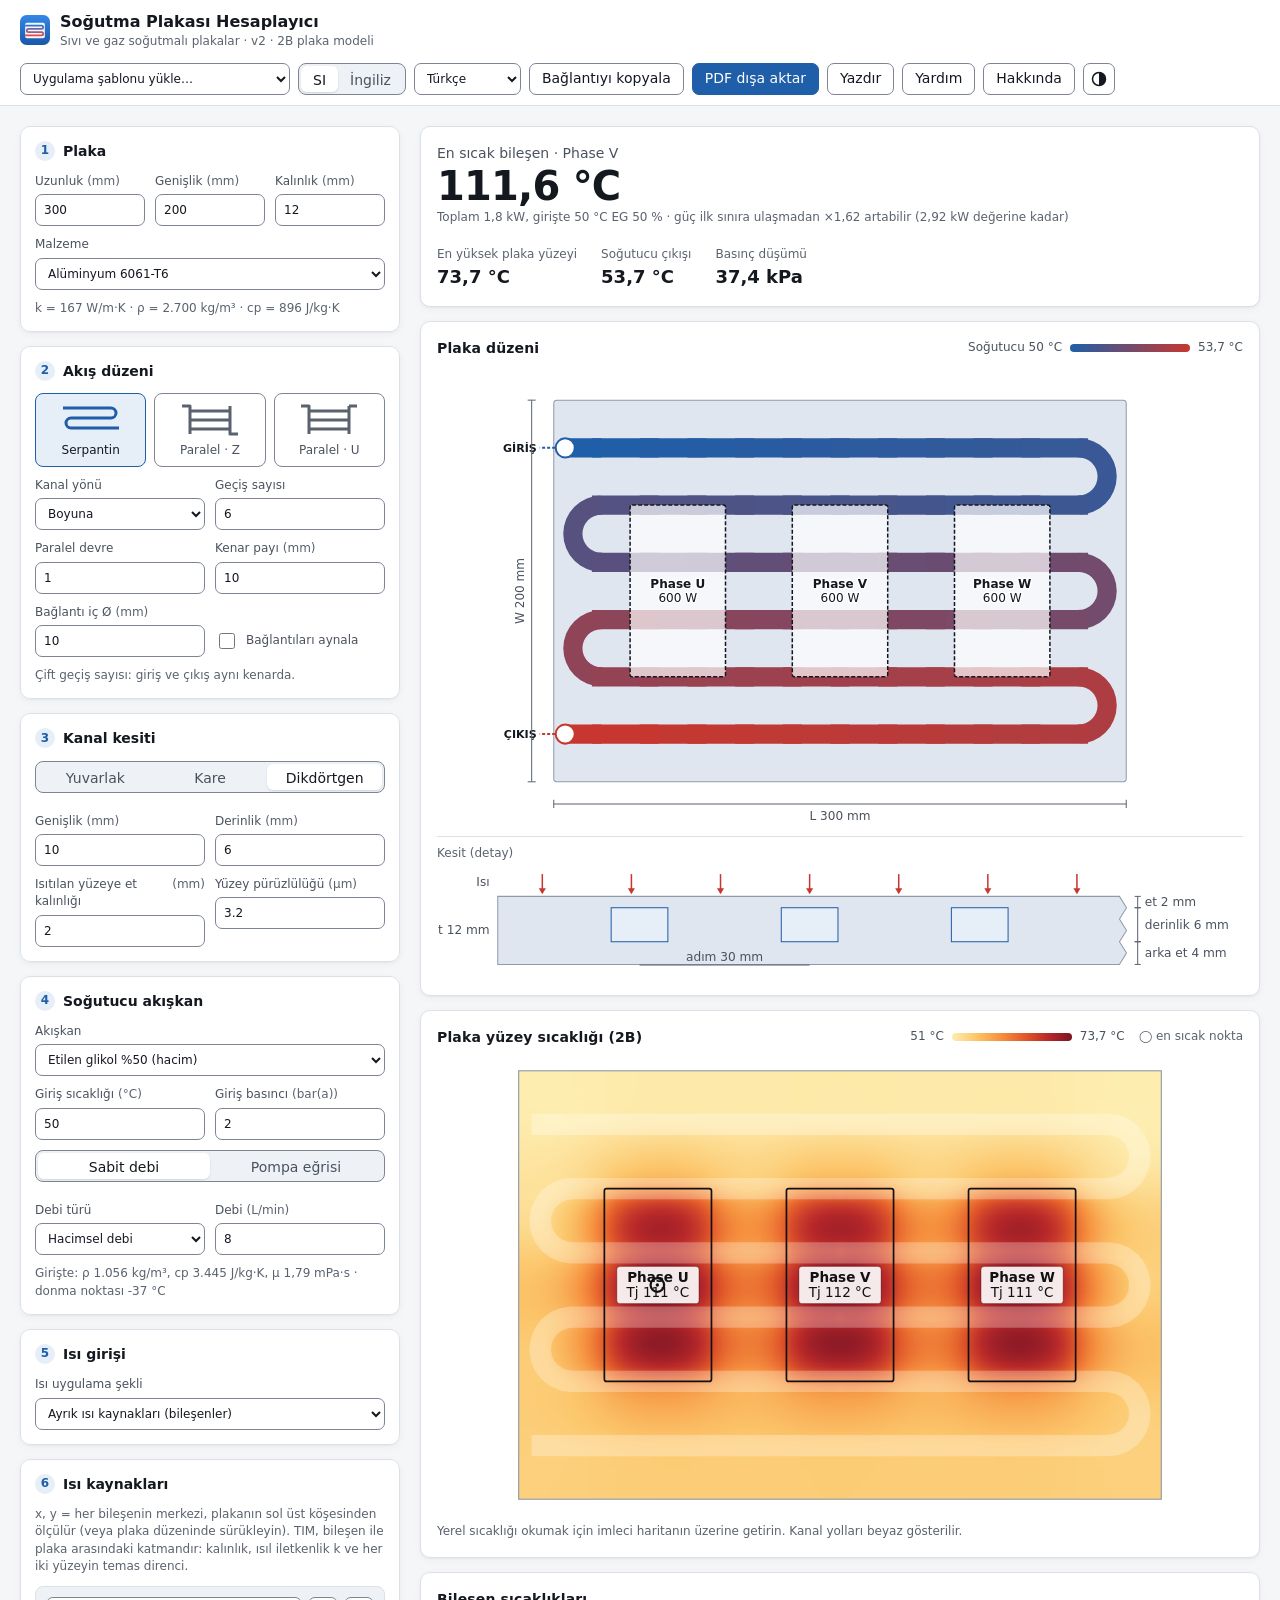
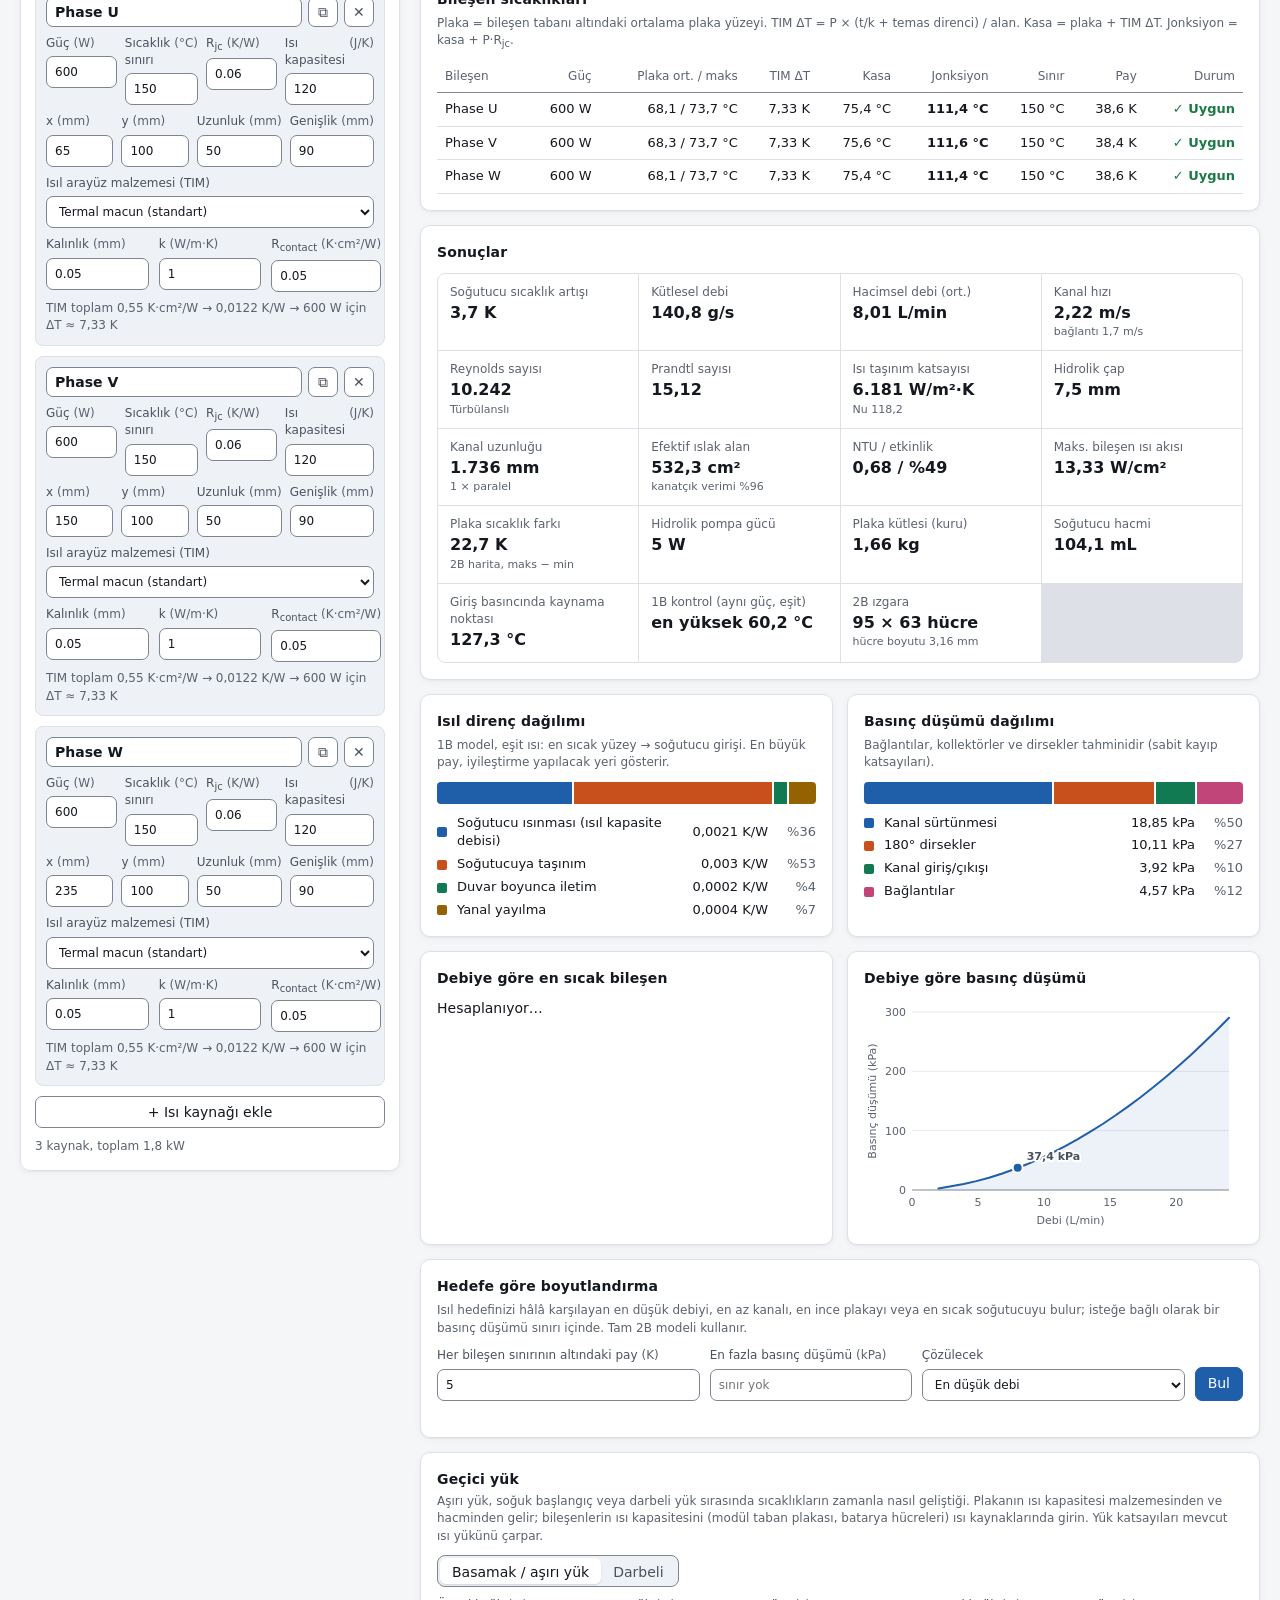
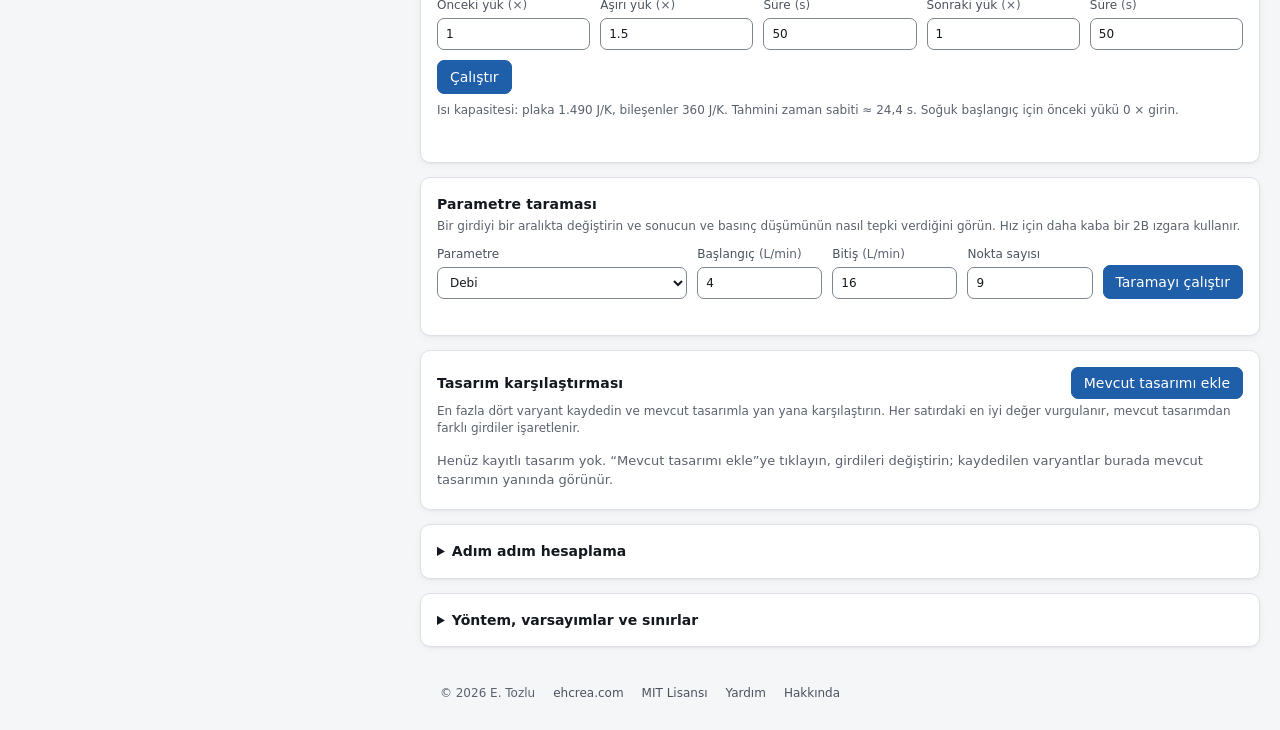
<file: tr/index.html>
<!doctype html>
<html lang="tr" data-page="tr">
<head>
  <meta charset="utf-8">
  <meta name="viewport" content="width=device-width, initial-scale=1">
  <!-- seo: generated by tools/build-pages.js -->
  <title>Soğutma Plakası Hesaplayıcı: sıvı soğutma, basınç düşümü ve sıcaklık dağılımı</title>
  <meta name="description" content="Güç elektroniği, bataryalar ve yakıt hücreleri için ücretsiz çevrim içi soğutma plakası hesaplayıcısı: ısı kaynaklarını yerleştirin; 2B sıcaklık dağılımını, soğutucu sıcaklık artışını, basınç düşümünü, pompa çalışma noktasını ve kanal başına debiyi görün; PDF tasarım raporu alın.">
  <link rel="canonical" href="https://ehcrea.github.io/cold-plate-calculator/tr/">
  <link rel="alternate" hreflang="en" href="https://ehcrea.github.io/cold-plate-calculator/">
  <link rel="alternate" hreflang="de" href="https://ehcrea.github.io/cold-plate-calculator/de/">
  <link rel="alternate" hreflang="nl" href="https://ehcrea.github.io/cold-plate-calculator/nl/">
  <link rel="alternate" hreflang="tr" href="https://ehcrea.github.io/cold-plate-calculator/tr/">
  <link rel="alternate" hreflang="es" href="https://ehcrea.github.io/cold-plate-calculator/es/">
  <link rel="alternate" hreflang="x-default" href="https://ehcrea.github.io/cold-plate-calculator/">
  <meta property="og:type" content="website">
  <meta property="og:site_name" content="ehcrea">
  <meta property="og:title" content="Soğutma Plakası Hesaplayıcı: sıvı soğutma, basınç düşümü ve sıcaklık dağılımı">
  <meta property="og:description" content="Güç elektroniği, bataryalar ve yakıt hücreleri için ücretsiz çevrim içi soğutma plakası hesaplayıcısı: ısı kaynaklarını yerleştirin; 2B sıcaklık dağılımını, soğutucu sıcaklık artışını, basınç düşümünü, pompa çalışma noktasını ve kanal başına debiyi görün; PDF tasarım raporu alın.">
  <meta property="og:url" content="https://ehcrea.github.io/cold-plate-calculator/tr/">
  <meta property="og:image" content="https://ehcrea.github.io/cold-plate-calculator/icons/og-image.png">
  <meta property="og:image:width" content="1200">
  <meta property="og:image:height" content="630">
  <meta property="og:image:alt" content="Soğutma Plakası Hesaplayıcı: sıvı soğutma, basınç düşümü ve sıcaklık dağılımı">
  <meta property="og:locale" content="tr_TR">
  <meta property="og:locale:alternate" content="en_US">
  <meta property="og:locale:alternate" content="de_DE">
  <meta property="og:locale:alternate" content="nl_NL">
  <meta property="og:locale:alternate" content="es_ES">
  <meta name="twitter:card" content="summary_large_image">
  <meta name="twitter:title" content="Soğutma Plakası Hesaplayıcı: sıvı soğutma, basınç düşümü ve sıcaklık dağılımı">
  <meta name="twitter:description" content="Güç elektroniği, bataryalar ve yakıt hücreleri için ücretsiz çevrim içi soğutma plakası hesaplayıcısı: ısı kaynaklarını yerleştirin; 2B sıcaklık dağılımını, soğutucu sıcaklık artışını, basınç düşümünü, pompa çalışma noktasını ve kanal başına debiyi görün; PDF tasarım raporu alın.">
  <meta name="twitter:image" content="https://ehcrea.github.io/cold-plate-calculator/icons/og-image.png">
  <script type="application/ld+json">{"@context":"https://schema.org","@type":"WebApplication","name":"Cold Plate Calculator","alternateName":"Soğutma Plakası Hesaplayıcı: sıvı soğutma, basınç düşümü ve sıcaklık dağılımı","url":"https://ehcrea.github.io/cold-plate-calculator/tr/","description":"Güç elektroniği, bataryalar ve yakıt hücreleri için ücretsiz çevrim içi soğutma plakası hesaplayıcısı: ısı kaynaklarını yerleştirin; 2B sıcaklık dağılımını, soğutucu sıcaklık artışını, basınç düşümünü, pompa çalışma noktasını ve kanal başına debiyi görün; PDF tasarım raporu alın.","applicationCategory":"EngineeringApplication","operatingSystem":"Any (web browser)","browserRequirements":"Requires JavaScript","inLanguage":["en","de","nl","tr","es"],"isAccessibleForFree":true,"offers":{"@type":"Offer","price":"0","priceCurrency":"EUR"},"license":"https://opensource.org/licenses/MIT","image":"https://ehcrea.github.io/cold-plate-calculator/icons/og-image.png","author":{"@type":"Person","name":"E. Tozlu","url":"https://erentozlu.com"},"publisher":{"@type":"Organization","name":"ehcrea","url":"https://ehcrea.com"},"codeRepository":"https://github.com/ehcrea/cold-plate-calculator","featureList":["Liquid- and gas-cooled cold plates","2D temperature map with placed heat sources","Coolant temperature rise and pressure drop","Pump operating point and flow per channel","PDF design report","Metric and US units","English, German, Dutch, Turkish and Spanish"]}</script>
  <!-- /seo -->
  <link rel="icon" href="../icons/favicon.svg" type="image/svg+xml">
  <link rel="icon" href="../icons/favicon-32.png" sizes="32x32" type="image/png">
  <link rel="icon" href="../icons/favicon-16.png" sizes="16x16" type="image/png">
  <link rel="apple-touch-icon" href="../icons/app-icon-180.png" sizes="180x180">
  <link rel="manifest" href="../manifest.webmanifest">
  <meta name="apple-mobile-web-app-capable" content="yes">
  <meta name="mobile-web-app-capable" content="yes">
  <meta name="apple-mobile-web-app-title" content="Cold Plate">
  <meta name="apple-mobile-web-app-status-bar-style" content="default">
  <meta name="theme-color" content="#f5f6f8" media="(prefers-color-scheme: light)">
  <meta name="theme-color" content="#0f1216" media="(prefers-color-scheme: dark)">
  <link rel="stylesheet" href="../css/style.css?v=39">
  <script>
    // Apply the saved theme before first paint to avoid a flash.
    try { const t = (localStorage.getItem('ehcrea.theme') || localStorage.getItem('coldplate.theme')); if (t === 'light' || t === 'dark') document.documentElement.setAttribute('data-theme', t); } catch (e) { /* storage unavailable */ }
  </script>
</head>
<body>
  <header class="topbar">
    <div class="brand">
      <img class="logo" src="../icons/favicon.svg" alt="" width="30" height="30">
      <div>
        <h1>Soğutma Plakası Hesaplayıcı</h1>
        <p class="subtitle">Sıvı ve gaz soğutmalı plakalar · v2 · 2B plaka modeli</p>
      </div>
    </div>
    <div class="toolbar">
      <label class="preset">
        <span class="sr-only">Uygulama şablonu</span>
        <select id="preset" aria-label="Uygulama şablonu">
          <option value="">Uygulama şablonu yükle…</option>
        </select>
      </label>
      <div class="seg" role="radiogroup" aria-label="Birim sistemi" id="units">
        <button type="button" role="radio" data-units="SI" aria-checked="true">SI</button>
        <button type="button" role="radio" data-units="IMP" aria-checked="false">İngiliz</button>
      </div>
      <label class="lang">
        <span class="sr-only">Dil</span>
        <select id="lang" aria-label="Dil"></select>
      </label>
      <button type="button" class="btn" id="share" title="Bu tasarımın bağlantısını kopyala">Bağlantıyı kopyala</button>
      <button type="button" class="btn btn-primary" id="export-pdf" title="PDF tasarım raporunu indir">PDF dışa aktar</button>
      <button type="button" class="btn" id="print" title="Bu sayfayı yazdır">Yazdır</button>
      <button type="button" class="btn" data-dialog="help" title="Hesaplayıcı nasıl kullanılır">Yardım</button>
      <button type="button" class="btn" data-dialog="about" title="Bu hesaplayıcı hakkında">Hakkında</button>
      <button type="button" class="btn btn-icon" id="theme" title="Açık/koyu temayı değiştir" aria-label="Temayı değiştir">
        <svg width="16" height="16" viewBox="0 0 16 16" aria-hidden="true"><circle cx="8" cy="8" r="6.5" fill="none" stroke="currentColor" stroke-width="1.5"></circle><path d="M8 1.5a6.5 6.5 0 0 1 0 13z" fill="currentColor"></path></svg>
      </button>
    </div>
  </header>

  <main class="layout">
    <!-- ================= INPUTS ================= -->
    <form class="inputs" id="form" autocomplete="off" novalidate>
      <fieldset>
        <legend><span class="step">1</span>Plaka</legend>
        <div class="grid3">
          <label>Uzunluk <span class="u" data-unit="length"></span><input type="number" step="any" min="0" data-key="L" data-q="length"></label>
          <label>Genişlik <span class="u" data-unit="length"></span><input type="number" step="any" min="0" data-key="W" data-q="length"></label>
          <label>Kalınlık <span class="u" data-unit="length"></span><input type="number" step="any" min="0" data-key="t" data-q="length"></label>
        </div>
        <label>Malzeme
          <select data-key="material" id="material"></select>
        </label>
        <div class="grid3" data-show="custom-material">
          <label>Isıl iletkenlik <span class="u" data-unit="conductivity"></span><input type="number" step="any" min="0" data-key="kCustom" data-q="conductivity"></label>
          <label>Yoğunluk <span class="u" data-unit="density"></span><input type="number" step="any" min="0" data-key="rhoCustom" data-q="density"></label>
          <label>Özgül ısı <span class="u" data-unit="cp"></span><input type="number" step="any" min="0" data-key="cpCustom" data-q="cp"></label>
        </div>
        <p class="hint" id="material-hint"></p>
      </fieldset>

      <fieldset>
        <legend><span class="step">2</span>Akış düzeni</legend>
        <div class="layout-picker" role="radiogroup" aria-label="Kanal düzeni" id="layout-picker">
          <button type="button" role="radio" data-layout="serpentine" aria-checked="true">
            <svg viewBox="0 0 60 36" aria-hidden="true"><path d="M2 6H50a5 5 0 0 1 0 10H10a5 5 0 0 0 0 10H58"/></svg>
            <span>Serpantin</span>
          </button>
          <button type="button" role="radio" data-layout="parallelZ" aria-checked="false">
            <svg viewBox="0 0 60 36" aria-hidden="true"><path d="M2 4H10V32M10 9H50M10 18H50M10 27H50M50 4V32H58"/></svg>
            <span>Paralel · Z</span>
          </button>
          <button type="button" role="radio" data-layout="parallelU" aria-checked="false">
            <svg viewBox="0 0 60 36" aria-hidden="true"><path d="M2 4H10V32M10 9H50M10 18H50M10 27H50M50 4V32M50 4H58"/></svg>
            <span>Paralel · U</span>
          </button>
        </div>
        <div class="grid2">
          <label>Kanal yönü
            <select data-key="orient">
              <option value="length">Boyuna</option>
              <option value="width">Enine</option>
            </select>
          </label>
          <label><span id="count-label">Geçiş sayısı</span><input type="number" step="1" min="1" data-key="count" data-q="int"></label>
        </div>
        <div class="grid2">
          <label data-show="serpentine">Paralel devre<input type="number" step="1" min="1" max="6" data-key="circuits" data-q="int"></label>
          <label>Kenar payı <span class="u" data-unit="length"></span><input type="number" step="any" min="0" data-key="margin" data-q="length"></label>
        </div>
        <div class="grid2" data-show="parallel">
          <label>Kollektör genişliği <span class="u" data-unit="length"></span><input type="number" step="any" min="0" data-key="header" data-q="length"></label>
          <label>Kollektör derinliği <span class="u" data-unit="length"></span><input type="number" step="any" min="0" data-key="headerDepth" data-q="length" placeholder="= kanal"></label>
        </div>
        <div class="grid2">
          <label>Bağlantı iç Ø <span class="u" data-unit="length"></span><input type="number" step="any" min="0" data-key="portD" data-q="length"></label>
          <label class="check"><input type="checkbox" data-key="mirror"> Bağlantıları aynala</label>
        </div>
        <p class="hint" id="port-hint"></p>
      </fieldset>

      <fieldset>
        <legend><span class="step">3</span>Kanal kesiti</legend>
        <div class="seg seg-wide" role="radiogroup" aria-label="Kanal şekli" id="shape">
          <button type="button" role="radio" data-shape="round" aria-checked="false">Yuvarlak</button>
          <button type="button" role="radio" data-shape="square" aria-checked="false">Kare</button>
          <button type="button" role="radio" data-shape="rect" aria-checked="true">Dikdörtgen</button>
        </div>
        <div class="grid2">
          <label data-show="round">Çap <span class="u" data-unit="length"></span><input type="number" step="any" min="0" data-key="D" data-q="length"></label>
          <label data-show="square rect"><span id="cw-label">Genişlik</span> <span class="u" data-unit="length"></span><input type="number" step="any" min="0" data-key="cw" data-q="length"></label>
          <label data-show="rect">Derinlik <span class="u" data-unit="length"></span><input type="number" step="any" min="0" data-key="cd" data-q="length"></label>
        </div>
        <div class="grid2">
          <label>Isıtılan yüzeye et kalınlığı <span class="u" data-unit="length"></span><input type="number" step="any" min="0" data-key="wallHeated" data-q="length"></label>
          <label>Yüzey pürüzlülüğü <span class="u" data-unit="roughness"></span><input type="number" step="any" min="0" data-key="roughness" data-q="roughness"></label>
        </div>
      </fieldset>

      <fieldset>
        <legend><span class="step">4</span>Soğutucu akışkan</legend>
        <label>Akışkan
          <select data-key="fluid" id="fluid"></select>
        </label>
        <div class="grid3" data-show="customfluid">
          <label>Yoğunluk <span class="u" data-unit="density"></span><input type="number" step="any" min="0" data-cf="rho" data-q="density"></label>
          <label>Özgül ısı <span class="u" data-unit="cp"></span><input type="number" step="any" min="0" data-cf="cp" data-q="cp"></label>
          <label>Isıl iletkenlik <span class="u" data-unit="conductivity"></span><input type="number" step="any" min="0" data-cf="k" data-q="conductivity"></label>
          <label>Viskozite <span class="u" data-unit="viscosity"></span><input type="number" step="any" min="0" data-cf="mu" data-q="viscosity"></label>
          <label>Donma noktası <span class="u" data-unit="temp"></span><input type="number" step="any" data-cf="freeze" data-q="temp"></label>
          <label>Kaynama noktası <span class="u" data-unit="temp"></span><input type="number" step="any" data-cf="boil" data-q="temp"></label>
        </div>
        <div class="grid2">
          <label>Giriş sıcaklığı <span class="u" data-unit="temp"></span><input type="number" step="any" data-key="Tin" data-q="temp"></label>
          <label>Giriş basıncı <span class="u" data-unit="pressure"></span><input type="number" step="any" min="0" data-key="pIn" data-q="pressure"></label>
        </div>
        <div class="seg seg-wide" role="radiogroup" aria-label="Debi kaynağı" id="flowsrc">
          <button type="button" role="radio" data-flowsrc="fixed" aria-checked="true">Sabit debi</button>
          <button type="button" role="radio" data-flowsrc="pump">Pompa eğrisi</button>
        </div>
        <div class="grid2" data-show="fixedflow">
          <label>Debi türü
            <select data-key="flowMode" id="flowMode">
              <option value="vol">Hacimsel debi</option>
              <option value="mass">Kütlesel debi</option>
              <option value="std" data-gas-only>Standart debi</option>
            </select>
          </label>
          <label>Debi <span class="u" id="flow-unit"></span><input type="number" step="any" min="0" data-key="flow" data-q="flow"></label>
        </div>
        <div class="pump" data-show="pump">
          <label>Pompa / fan eğrisi
            <select id="pump-preset"></select>
          </label>
          <div class="pump-table">
            <div class="pt-row pt-head"><span>Debi <span class="u" data-unit="volflow"></span></span><span>Basınç artışı <span class="u" data-unit="dpressure"></span></span><span></span></div>
            <div id="pump-points"></div>
          </div>
          <button type="button" class="btn" id="add-point">+ Eğri noktası ekle</button>
          <div class="grid2">
            <label>Devrenin geri kalanı ΔP <span class="u" data-unit="dpressure"></span><input type="number" step="any" min="0" data-pump="extDp" data-q="dpressure"></label>
            <label>… debide <span class="u" data-unit="volflow"></span><input type="number" step="any" min="0" data-pump="extQ" data-q="volflow"></label>
          </div>
          <p class="hint">Devrenin geri kalanı = borular, bağlantı parçaları, radyatör ve plakayla seri bağlı diğer her şey. Basınç düşümü debinin karesiyle değişir.</p>
          <p class="hint pump-op" id="pump-hint"></p>
        </div>
        <p class="hint" id="fluid-hint"></p>
      </fieldset>

      <fieldset>
        <legend><span class="step">5</span>Isı girişi</legend>
        <label>Isı uygulama şekli
          <select data-key="heatArea">
            <option value="sources">Ayrık ısı kaynakları (bileşenler)</option>
            <option value="full">Tüm plaka yüzeyine eşit</option>
            <option value="channels">Kanal bölgesine eşit</option>
          </select>
        </label>
        <div data-show="uniform">
          <div class="seg seg-wide" role="radiogroup" aria-label="Hesap modu" id="mode">
            <button type="button" role="radio" data-mode="capacity" aria-checked="true">Maks. ısıyı bul</button>
            <button type="button" role="radio" data-mode="load">Yüzey sıcaklığını bul</button>
          </div>
          <div class="grid2">
            <label data-show="capacity">Maks. yüzey sıcaklığı <span class="u" data-unit="temp"></span><input type="number" step="any" data-key="TsMax" data-q="temp"></label>
            <label data-show="load">Isı yükü <span class="u" data-unit="power"></span><input type="number" step="any" min="0" data-key="Q" data-q="power"></label>
          </div>
        </div>
      </fieldset>

      <fieldset data-show="sources">
        <legend><span class="step">6</span>Isı kaynakları</legend>
        <p class="hint">x, y = her bileşenin merkezi, plakanın sol üst köşesinden ölçülür (veya plaka düzeninde sürükleyin). TIM, bileşen ile plaka arasındaki katmandır: kalınlık, ısıl iletkenlik k ve her iki yüzeyin temas direnci.</p>
        <div id="sources-list"></div>
        <button type="button" class="btn" id="add-source">+ Isı kaynağı ekle</button>
        <p class="hint" id="sources-total"></p>
      </fieldset>
    </form>

    <!-- ================= RESULTS ================= -->
    <section class="results" aria-live="polite">
      <div class="card hero" id="hero">
        <div class="hero-main">
          <div class="hero-label" id="hero-label">Maks. ısı atımı</div>
          <div class="hero-value" id="hero-value">—</div>
          <div class="hero-sub" id="hero-sub"></div>
        </div>
        <dl class="hero-side" id="hero-side"></dl>
      </div>

      <div class="card issues" id="issues" hidden></div>

      <div class="card">
        <div class="card-head">
          <h2>Plaka düzeni</h2>
          <div class="temp-legend" id="temp-legend"></div>
        </div>
        <div class="drawing" id="drawing"></div>
        <div class="section-wrap">
          <div class="section-title">Kesit (detay)</div>
          <div class="section" id="section"></div>
        </div>
      </div>

      <div class="card">
        <div class="card-head">
          <h2>Plaka yüzey sıcaklığı (2B)</h2>
          <div class="temp-legend" id="map-legend"></div>
        </div>
        <div class="map-wrap" id="map"></div>
        <p class="card-note map-note">Yerel sıcaklığı okumak için imleci haritanın üzerine getirin. Kanal yolları beyaz gösterilir.</p>
      </div>

      <div class="card" id="sources-card" hidden>
        <h2>Bileşen sıcaklıkları</h2>
        <p class="card-note" data-i18n-html="srcnote"><!--i18n:srcnote-->Plaka = bileşen tabanı altındaki ortalama plaka yüzeyi. TIM ΔT = P × (t/k + temas direnci) / alan. Kasa = plaka + TIM ΔT. Jonksiyon = kasa + P·R<sub>jc</sub>.<!--/i18n:srcnote--></p>
        <div class="table-wrap" id="sources-table"></div>
      </div>

      <div class="card" id="dist-card" hidden>
        <h2>Kanallar arası debi dağılımı</h2>
        <p class="dist-summary" id="dist-summary"></p>
        <div class="chart" id="dist-chart"></div>
        <p class="card-note map-note">Kanal 1 giriş bağlantısına en yakın olandır. Kollektör modeli: kollektörlerdeki sürtünme ve momentum (giriş kollektöründe basınç geri kazanımı, çıkış kollektöründe ek kayıp) her kanalın kendi basınç düşümüyle dengelenir.</p>
      </div>

      <div class="card">
        <h2>Sonuçlar</h2>
        <div class="metrics" id="metrics"></div>
      </div>

      <div class="grid-cards">
        <div class="card">
          <h2>Isıl direnç dağılımı</h2>
          <p class="card-note">1B model, eşit ısı: en sıcak yüzey → soğutucu girişi. En büyük pay, iyileştirme yapılacak yeri gösterir.</p>
          <div id="rth-bar"></div>
        </div>
        <div class="card">
          <h2>Basınç düşümü dağılımı</h2>
          <p class="card-note">Bağlantılar, kollektörler ve dirsekler tahminidir (sabit kayıp katsayıları).</p>
          <div id="dp-bar"></div>
        </div>
      </div>

      <div class="grid-cards">
        <div class="card">
          <h2 id="chart1-title">Debiye göre ısı atımı</h2>
          <div class="chart" id="chart1"></div>
        </div>
        <div class="card">
          <h2 id="chart2-title">Debiye göre basınç düşümü</h2>
          <div class="chart" id="chart2"></div>
        </div>
      </div>

      <div class="card" id="size-card">
        <h2>Hedefe göre boyutlandırma</h2>
        <p class="card-note">Isıl hedefinizi hâlâ karşılayan en düşük debiyi, en az kanalı, en ince plakayı veya en sıcak soğutucuyu bulur; isteğe bağlı olarak bir basınç düşümü sınırı içinde. Tam 2B modeli kullanır.</p>
        <div class="size-controls">
          <label><span id="size-target-label">Hedef</span> <span class="u" id="size-target-unit"></span><input type="number" step="any" id="size-target"></label>
          <label>En fazla basınç düşümü <span class="u" id="size-dp-unit"></span><input type="number" step="any" min="0" id="size-dp" placeholder="sınır yok"></label>
          <label>Çözülecek<select id="size-var" aria-label="Çözülecek"></select></label>
          <button type="button" class="btn btn-primary" id="size-run">Bul</button>
        </div>
        <p class="hint" id="size-hint"></p>
        <p class="sweep-status" id="size-status" role="status"></p>
        <div id="size-result"></div>
      </div>

      <div class="card" id="tr-card">
        <div class="card-head">
          <h2>Geçici yük</h2>
          <button type="button" class="btn" id="tr-csv" hidden>CSV dışa aktar</button>
        </div>
        <p class="card-note">Aşırı yük, soğuk başlangıç veya darbeli yük sırasında sıcaklıkların zamanla nasıl geliştiği. Plakanın ısı kapasitesi malzemesinden ve hacminden gelir; bileşenlerin ısı kapasitesini (modül taban plakası, batarya hücreleri) ısı kaynaklarında girin. Yük katsayıları mevcut ısı yükünü çarpar.</p>
        <div class="tr-controls">
          <div class="seg" role="radiogroup" aria-label="Yük profili" id="tr-kind">
            <button type="button" role="radio" data-kind="step" aria-checked="true">Basamak / aşırı yük</button>
            <button type="button" role="radio" data-kind="pulse" aria-checked="false">Darbeli</button>
          </div>
          <div class="tr-fields" data-trkind="step">
            <label>Önceki yük <span class="u">(×)</span><input type="number" step="any" min="0" id="tr-f0"></label>
            <label>Aşırı yük <span class="u">(×)</span><input type="number" step="any" min="0" id="tr-f1"></label>
            <label>Süre <span class="u">(s)</span><input type="number" step="any" min="0" id="tr-t1"></label>
            <label>Sonraki yük <span class="u">(×)</span><input type="number" step="any" min="0" id="tr-f2"></label>
            <label>Süre <span class="u">(s)</span><input type="number" step="any" min="0" id="tr-t2"></label>
          </div>
          <div class="tr-fields" data-trkind="pulse" hidden>
            <label>Taban yük <span class="u">(×)</span><input type="number" step="any" min="0" id="tr-pf0"></label>
            <label>Darbe yükü <span class="u">(×)</span><input type="number" step="any" min="0" id="tr-pf1"></label>
            <label>Periyot <span class="u">(s)</span><input type="number" step="any" min="0" id="tr-per"></label>
            <label>Görev oranı <span class="u">(%)</span><input type="number" step="any" min="1" max="99" id="tr-duty"></label>
            <label>Çevrim<input type="number" step="1" min="1" max="200" id="tr-cyc"></label>
          </div>
          <button type="button" class="btn btn-primary" id="tr-run">Çalıştır</button>
        </div>
        <p class="hint" id="tr-hint"></p>
        <p class="sweep-status" id="tr-status" role="status"></p>
        <dl class="size-metrics" id="tr-summary"></dl>
        <div class="grid-cards tr-out" id="tr-out" hidden>
          <div><h3 class="sub-title">Sıcaklıklar</h3><div class="chart" id="tr-chart1"></div></div>
          <div><h3 class="sub-title">Isı yükü</h3><div class="chart" id="tr-chart2"></div></div>
        </div>
      </div>

      <div class="card" id="sweep-card">
        <div class="card-head">
          <h2>Parametre taraması</h2>
          <button type="button" class="btn" id="sweep-csv" hidden>CSV dışa aktar</button>
        </div>
        <p class="card-note">Bir girdiyi bir aralıkta değiştirin ve sonucun ve basınç düşümünün nasıl tepki verdiğini görün. Hız için daha kaba bir 2B ızgara kullanır.</p>
        <div class="sweep-controls">
          <label>Parametre<select id="sweep-param" aria-label="Parametre"></select></label>
          <label>Başlangıç <span class="u" id="sweep-u1"></span><input type="number" step="any" id="sweep-from"></label>
          <label>Bitiş <span class="u" id="sweep-u2"></span><input type="number" step="any" id="sweep-to"></label>
          <label>Nokta sayısı<input type="number" step="1" min="3" max="25" id="sweep-n"></label>
          <button type="button" class="btn btn-primary" id="sweep-run">Taramayı çalıştır</button>
        </div>
        <p class="sweep-status" id="sweep-status" role="status"></p>
        <div class="grid-cards sweep-out" id="sweep-out" hidden>
          <div><h3 class="sub-title" id="sweep-t1"></h3><div class="chart" id="sweep-chart1"></div></div>
          <div><h3 class="sub-title" id="sweep-t2"></h3><div class="chart" id="sweep-chart2"></div></div>
        </div>
        <div class="table-wrap" id="sweep-table"></div>
      </div>

      <div class="card" id="compare-card">
        <div class="card-head">
          <h2>Tasarım karşılaştırması</h2>
          <div class="card-actions">
            <button type="button" class="btn" id="compare-csv" hidden>CSV dışa aktar</button>
            <button type="button" class="btn btn-primary" id="compare-add">Mevcut tasarımı ekle</button>
          </div>
        </div>
        <p class="card-note">En fazla dört varyant kaydedin ve mevcut tasarımla yan yana karşılaştırın. Her satırdaki en iyi değer vurgulanır, mevcut tasarımdan farklı girdiler işaretlenir.</p>
        <div class="table-wrap" id="compare-table"></div>
      </div>

      <details class="card notes steps" id="steps-card">
        <summary>Adım adım hesaplama</summary>
        <p class="card-note">1B modelin açık hali: her formül bu tasarımın değerleri yerine konmuş olarak, SI birimlerinde. Sonuçları elle kontrol etmek veya eğitim için kullanın.</p>
        <div id="steps"></div>
      </details>

      <details class="card notes">
        <summary>Yöntem, varsayımlar ve sınırlar</summary>
        <div class="notes-body" data-i18n-html="notes"><!--i18n:notes--><p>Kavramsal boyutlandırma tahmini: 1B kanal hidroliğine bağlı 2B plaka iletim modeli. CFD veya test verilerine göre yaklaşık ±%15–30 sapma beklenir; nihai tasarımları simülasyon veya ölçümle doğrulayın.</p>
<ul>
<li><b>Isı transferi.</b> Laminer: kanal en-boy oranı için Shah &amp; London Nu<sub>H1</sub> ve f·Re, her düz geçişte Hausen tipi giriş düzeltmesiyle. Türbülanslı: kısa kanal düzeltmeli Gnielinski. Re 2300–4000 arası enterpole edilir. Dirsekler sınır tabakayı yeniden başlatır; Dean girdabı artışı ihmal edilir (muhafazakâr).</li>
<li><b>2B plaka modeli.</b> Plaka yüzeyi, yerel katı kalınlığı boyunca düzlem içi iletim yapan yaklaşık 6.000 hücreye kadar bir ızgaradır. Kanalların, bağlantı hatlarının ve kollektörlerin üzerindeki hücreler, ısıtılan yüzey eti ve kanatçık düzeltmeli taşınım filmi ile soğutucuya bağlanır. Soğutucu, plaka ve soğutucu uyuşana kadar her kanal yolu boyunca izlenir. Harita, en yüksek sıcaklık ve bileşen sıcaklıkları buradan elde edilir.</li>
<li><b>Bileşenler.</b> Kasa = taban alanı altındaki plaka + TIM'in P·(t/k + temas direnci)/A değeri. Jonksiyon = kasa + P·R<sub>jc</sub>. Küçük kaynakların altında plaka kalınlığı boyunca yayılma modellenmez; bu nedenle çok küçük, yoğun kaynaklar biraz iyimser hesaplanır.</li>
<li><b>Basınç düşümü.</b> Shah görünür sürtünmesi (laminer, gelişen akış) ve Haaland (türbülanslı); 180° dirsekler için Darby 3-K; kanal giriş/çıkışı (0,5 + 1,0) ve bağlantılar (her biri 1,5) için sabit kayıp katsayıları.</li>
<li><b>Debi dağılımı.</b> Paralel düzenler: kollektörler sürtünme ve momentum içeren segmentlere ayrılır (giriş kollektörü hız basıncı değişiminin 1,0 katını geri kazanır, çıkış kollektörü 2,0 katını kaybeder) ve her kanalın kendi Δp(q) eğrisiyle dengelenir. Kanal debileri, kollektör kayıplarını ve 2B modelde her kanalın ısı transferini belirler.</li>
<li><b>Pompa eğrisi.</b> Çalışma debisi, pompa basınç artışının plaka ve devrenin geri kalanının basınç düşümüne (debinin karesiyle değişir) eşit olduğu nokta ikiye bölme yöntemiyle bulunur.</li>
<li><b>Akışkanlar.</b> Özellikler ortalama akışkan sıcaklığında. Glikol verileri hacimce, yaklaşık (±%5–10). Gazlar plaka içinde ideal ve sıkıştırılamaz kabul edilir, giriş basıncında.</li>
<li><b>Modellenmeyenler.</b> Işınım ve doğal taşınım, iki fazlı akış, türbülatörler ve pim kanatçıklar, plaka içinde gaz sıkıştırılabilirliği.</li>
<li>Geçici yük: aynı 2B plaka modelinin, plakanın ve isteğe bağlı olarak her bileşenin ısı kapasitesiyle örtük (geri Euler) zaman adımlaması; soğutucu plakadan saniyenin kesri içinde geçtiği için yarı kararlı kabul edilir. Jonksiyon-kasa ve TIM katmanlarının ısı kapasitesi yoktur; yük değişimindeki payları anında görünür (muhafazakâr).</li>
</ul><!--/i18n:notes--></div>
      </details>
    </section>
  </main>

  <footer class="site-footer">
    <span>© 2026 E. Tozlu</span>
    <a href="https://ehcrea.com" target="_blank" rel="noopener">ehcrea.com</a>
    <a href="https://github.com/ehcrea/cold-plate-calculator/blob/main/LICENSE" target="_blank" rel="noopener">MIT Lisansı</a>
    <a href="#help" data-dialog="help">Yardım</a>
    <a href="#about" data-dialog="about">Hakkında</a>
  </footer>

  <dialog class="about" id="about" aria-labelledby="about-title">
    <form method="dialog"><button class="btn btn-icon about-close" title="Kapat" aria-label="Kapat">✕</button></form>
    <div data-i18n-html="about"><!--i18n:about--><div class="about-head"><img src="../icons/favicon.svg" alt=""><div><h2 id="about-title">Soğutma Plakası Hesaplayıcı</h2><p>Sürüm 2 · E. Tozlu</p></div></div>
<p>Güç elektroniği, bataryalar ve yakıt hücresi sistemleri için sıvı ve gaz soğutmalı soğutma plakalarının ön boyutlandırması için ücretsiz, tarayıcı tabanlı bir araç. Plakanın 2B iletim modelini 1B kanal hidroliği, pompa eşleştirme ve kollektör akış dağılımıyla birleştirir. Tüm hesaplamalar tarayıcınızda çalışır.</p>
<p>E. Tozlu tarafından geliştirildi. Daha fazla mühendislik aracı ve proje: <a href="https://ehcrea.com" target="_blank" rel="noopener">ehcrea.com</a>.</p>
<p><a href="https://github.com/ehcrea/cold-plate-calculator/blob/main/LICENSE" target="_blank" rel="noopener">MIT Lisansı</a> altında açık kaynaklıdır; kaynak kodu <a href="https://github.com/ehcrea/cold-plate-calculator" target="_blank" rel="noopener">GitHub</a> üzerindedir.</p>
<div class="about-social"><span class="about-social-label">ehcrea.studio'yu takip edin</span><a class="social-link" href="https://www.instagram.com/ehcrea.studio" target="_blank" rel="noopener" aria-label="Instagram'da ehcrea.studio (yeni sekmede açılır)"><svg viewBox="0 0 24 24" width="18" height="18" aria-hidden="true" focusable="false"><rect x="3" y="3" width="18" height="18" rx="5" fill="none" stroke="currentColor" stroke-width="2"/><circle cx="12" cy="12" r="4" fill="none" stroke="currentColor" stroke-width="2"/><circle cx="17.5" cy="6.5" r="1.3" fill="currentColor"/></svg><span>Instagram</span></a><a class="social-link" href="https://www.facebook.com/ehcrea.studio" target="_blank" rel="noopener" aria-label="Facebook'ta ehcrea.studio (yeni sekmede açılır)"><svg viewBox="0 0 24 24" width="18" height="18" aria-hidden="true" focusable="false"><path fill="currentColor" d="M13.5 21v-7.5h2.6l.4-3h-3V8.6c0-.9.3-1.5 1.5-1.5h1.6V4.4c-.3 0-1.2-.1-2.3-.1-2.3 0-3.8 1.4-3.8 3.9v2.3H7.9v3h2.6V21h3z"/></svg><span>Facebook</span></a></div><div class="about-support"><p><strong>Hesaplayıcıyı beğendiniz mi?</strong> Herkes için ücretsiz ve boş zamanlarımda yeni özellikler eklemeye devam ediyorum. Bir projede zaman kazandırdıysa ya da öğrenmenize yardımcı olduysa, gelişimini Patreon üzerinden destekleyebilirsiniz. Büyük ya da küçük her katkı, yeni mühendislik araçları geliştirmeye devam etmeme yardımcı olur. Teşekkürler!</p><a class="btn-support" href="https://www.patreon.com/ehcrea" target="_blank" rel="noopener"><span aria-hidden="true">♥</span> Patreon'da destek olun</a></div>
<p class="about-meta">Sonuçlar mühendislik tahminidir. Nihai tasarımları CFD veya testle doğrulayın.</p><!--/i18n:about--></div>
  </dialog>

  <dialog class="about help" id="help" aria-labelledby="help-title">
    <form method="dialog"><button class="btn btn-icon about-close" title="Kapat" aria-label="Kapat">✕</button></form>
    <div data-i18n-html="help"><!--i18n:help--><h2 id="help-title">Nasıl kullanılır</h2>
<p>Soldaki girdileri yukarıdan aşağıya doldurun; sağdaki sonuçlar siz yazdıkça güncellenir.</p>
<ol><li><b>Bir örnekle başlayın.</b> Araç çubuğundan bir uygulama örneği seçin ve uyarlayın. SI/Imperial birimleri ve dili istediğiniz an değiştirebilirsiniz.</li><li><b>Plaka.</b> Uzunluk, genişlik, kalınlık ve malzeme. Daha yüksek iletkenlik ısıyı kanallar arasında daha iyi yayar.</li><li><b>Akış düzeni.</b> Serpantin: tek uzun kanal (veya birkaç devre), düzgün soğutma ama daha yüksek basınç düşümü. Paralel Z/U: kollektörlerle beslenen çok sayıda kısa kanal, düşük basınç düşümü; akış dağılımı kartını kontrol edin.</li><li><b>Kanal kesiti.</b> Dairesel, kare veya dikdörtgen. Kanal derinliği ile ısıtılan yüzey eti plaka kalınlığına sığmalıdır.</li><li><b>Soğutucu.</b> Akışkan, giriş sıcaklığı ve basıncı ile sabit debi veya pompa eğrisi; pompa eğrisiyle çalışma noktası otomatik bulunur.</li><li><b>Isı girişi.</b> Düzgün ısı: en yüksek sıcaklık için güç, kapasite için en yüksek yüzey sıcaklığı girin. Isı kaynakları: güç, taban alanı, TIM ve R<sub>jc</sub> ile bileşen ekleyin ve plaka yerleşiminde sürükleyin.</li></ol>
<h3>Sonuçları okuma</h3>
<ul><li>Başlık kapasiteyi, en yüksek sıcaklığı veya en sıcak jonksiyonu gösterir. Uyarılar ve notlar tasarım sorunlarına işaret eder.</li><li>Yerel sıcaklıkları okumak için 2B haritanın üzerine gelin. Bileşen tablosu plaka, kasa ve jonksiyon sıcaklıklarını sınıra kalan payla birlikte listeler.</li><li>Çubuklar hangi ısıl direncin veya basınç kaybının baskın olduğunu gösterir: önce en büyüğünü iyileştirin.</li><li><b>Geçici yük</b> aşırı yük, soğuk başlangıç veya darbeler sırasında sıcaklıkların nasıl değiştiğini ve bir yükün sınıra ulaşmadan ne kadar sürebileceğini gösterir.</li>
<li><b>Hedefe göre boyutlandırma</b> sınırınızı karşılayan en düşük debiyi, en az kanalı, en ince plakayı veya en sıcak soğutucuyu bulur. <b>Parametre taraması</b> bir girdinin etkisini gösterir; <b>tasarım karşılaştırması</b> kayıtlı varyantları yan yana koyar.</li>
<li><a href="#steps" data-open-steps>Adım adım hesaplama</a> her formülü sizin değerlerinizle gösterir.</li></ul>
<h3>Tipik değerler</h3>
<ul><li>Su/glikol için kanal hızı: 0,5–2 m/s (alüminyumda erozyona karşı ≲ 2 m/s).</li><li>Soğutucu sıcaklık artışı: iyi sıcaklık düzgünlüğü için 3–10 K.</li><li>TIM: termal macun ≈ 0,05–0,2 K·cm²/W, gap pad ≈ 1–5 K·cm²/W.</li></ul>
<h3>Kaydetme ve paylaşma</h3>
<p>Tasarımınız bu tarayıcıda otomatik kaydedilir. <b>Bağlantıyı kopyala</b> tüm girdileri içeren bir URL oluşturur, <b>PDF dışa aktar</b> hesaplama adımlarını içeren bir tasarım raporu yazar, <b>Yazdır</b> sayfayı yazdırır.</p>
<p class="about-meta">Sonuçlar ön boyutlandırma için mühendislik tahminidir (yaklaşık ±%15–30). Nihai tasarımları CFD veya testle doğrulayın.</p><!--/i18n:help--></div>
  </dialog>

  <div class="toast" id="toast" role="status" hidden></div>

  <script src="../js/units.js?v=39"></script>
  <script src="../js/i18n.js?v=39"></script>
  <script src="../js/data.js?v=39"></script>
  <script src="../js/physics.js?v=39"></script>
  <script src="../js/physics2d.js?v=39"></script>
  <script src="../js/steps.js?v=39"></script>
  <script src="../js/study.js?v=39"></script>
  <script src="../js/transient.js?v=39"></script>
  <script src="../js/drawing.js?v=39"></script>
  <script src="../js/charts.js?v=39"></script>
  <script src="../js/report.js?v=39"></script>
  <script src="../js/app.js?v=39"></script>
</body>
</html>
</file>
<file: css/style.css>
:root {
  color-scheme: light;
  --bg: #f5f6f8;
  --surface: #ffffff;
  --surface-2: #eef1f5;
  --border: #dde1e7;
  --border-strong: #7d8592;
  --text: #14181f;
  --text-2: #4a525e;
  --text-3: #5a626e;
  --accent: #1f5ea8;
  --accent-ink: #ffffff;
  --accent-soft: #e6eef8;
  --plate: #dfe6ef;
  --plate-edge: #8f9bab;
  --grid: #e6e9ee;
  --s1: #1f5ea8; --s2: #c8501c; --s3: #117a52; --s4: #946200; --s5: #c2457a;
  --cold: #1f5ea8; --hot: #c8372f;
  --ok: #1d7a46; --warn: #8a4b00; --err: #b3261e; --info: #1f5ea8;
  --warn-bg: #fff4e5; --err-bg: #fdecec; --info-bg: #eaf1fa;
  --radius: 10px;
  --shadow: 0 1px 2px rgba(0,0,0,.04), 0 2px 8px rgba(0,0,0,.04);
  --mono: ui-monospace, SFMono-Regular, Menlo, Consolas, monospace;
}
@media (prefers-color-scheme: dark) {
  :root:not([data-theme="light"]) {
    color-scheme: dark;
    --bg: #0f1216; --surface: #171b21; --surface-2: #1f252d; --border: #2b323c; --border-strong: #6b7482;
    --text: #e7eaef; --text-2: #b4bcc7; --text-3: #9aa3af;
    --accent: #6aa5ec; --accent-ink: #0b1018; --accent-soft: #1b2a3d;
    --plate: #2a3542; --plate-edge: #6b7a8c; --grid: #262c35;
    --s1: #6aa5ec; --s2: #f08a4b; --s3: #3fbf8a; --s4: #e0a030; --s5: #e87ba4;
    --cold: #6aa5ec; --hot: #f07070;
    --ok: #5cc98c; --warn: #f3c27a; --err: #ff8a80; --info: #6aa5ec;
    --warn-bg: #2e2312; --err-bg: #331a1a; --info-bg: #17222f;
    --shadow: none;
  }
}
:root[data-theme="dark"] {
  color-scheme: dark;
  --bg: #0f1216; --surface: #171b21; --surface-2: #1f252d; --border: #2b323c; --border-strong: #6b7482;
  --text: #e7eaef; --text-2: #b4bcc7; --text-3: #9aa3af;
  --accent: #6aa5ec; --accent-ink: #0b1018; --accent-soft: #1b2a3d;
  --plate: #2a3542; --plate-edge: #6b7a8c; --grid: #262c35;
  --s1: #6aa5ec; --s2: #f08a4b; --s3: #3fbf8a; --s4: #e0a030; --s5: #e87ba4;
  --cold: #6aa5ec; --hot: #f07070;
  --ok: #5cc98c; --warn: #f3c27a; --err: #ff8a80; --info: #6aa5ec;
  --warn-bg: #2e2312; --err-bg: #331a1a; --info-bg: #17222f;
  --shadow: none;
}

* { box-sizing: border-box; }
html, body { margin: 0; }
body {
  background: var(--bg); color: var(--text);
  font: 14px/1.45 system-ui, -apple-system, "Segoe UI", Roboto, Helvetica, Arial, sans-serif;
  -webkit-font-smoothing: antialiased;
}
h1, h2 { margin: 0; font-weight: 600; }
h2 { font-size: 14px; letter-spacing: .01em; }
.sr-only { position: absolute; width: 1px; height: 1px; overflow: hidden; clip: rect(0 0 0 0); }

/* ---------- Top bar ---------- */
.topbar {
  position: sticky; top: 0; z-index: 10;
  display: flex; flex-wrap: wrap; gap: 12px; align-items: center; justify-content: space-between;
  padding: 10px 20px; background: color-mix(in srgb, var(--surface) 92%, transparent);
  backdrop-filter: blur(8px); border-bottom: 1px solid var(--border);
}
.brand { display: flex; align-items: center; gap: 10px; }
.logo { width: 30px; height: 30px; flex: none; }
.logo rect { fill: var(--accent); }
.logo path { stroke: var(--accent-ink); stroke-width: 2; fill: none; stroke-linecap: round; }
h1 { font-size: 16px; }
.subtitle { margin: 0; color: var(--text-3); font-size: 12px; }
.toolbar { display: flex; flex-wrap: wrap; gap: 8px; align-items: center; }

select, input[type="number"] {
  font: inherit; color: var(--text); background: var(--surface);
  border: 1px solid var(--border-strong); border-radius: 7px;
  padding: 6px 8px; width: 100%; min-width: 0; height: 32px;
}
input[type="number"] { font-variant-numeric: tabular-nums; }
select:focus-visible, input:focus-visible, button:focus-visible { outline: 2px solid var(--accent); outline-offset: 1px; }
input:invalid, input.bad { border-color: var(--err); }
.preset select { width: auto; max-width: 270px; }
.lang select { width: auto; }

.btn {
  font: inherit; font-weight: 500; height: 32px; padding: 0 12px; border-radius: 7px; cursor: pointer;
  border: 1px solid var(--border-strong); background: var(--surface); color: var(--text);
}
.btn:hover { background: var(--surface-2); }
.btn-primary { background: var(--accent); border-color: var(--accent); color: var(--accent-ink); }
.btn-primary:hover { background: var(--accent); filter: brightness(1.08); }
.btn:disabled { opacity: .6; cursor: progress; }
.btn-icon { width: 32px; padding: 0; display: inline-grid; place-items: center; }

.seg { display: inline-flex; border: 1px solid var(--border-strong); border-radius: 8px; padding: 2px; background: var(--surface-2); }
.seg button {
  font: inherit; font-weight: 500; border: 0; background: transparent; color: var(--text-2);
  padding: 4px 12px; border-radius: 6px; cursor: pointer; height: 26px;
}
.seg button[aria-checked="true"] { background: var(--surface); color: var(--text); box-shadow: 0 1px 2px rgba(0,0,0,.12); }
.seg-wide { display: flex; margin-bottom: 10px; }
.seg-wide button { flex: 1; }

/* ---------- Layout ---------- */
.layout {
  display: grid; grid-template-columns: minmax(300px, 380px) minmax(0, 1fr); gap: 20px;
  padding: 20px; max-width: 1440px; margin: 0 auto;
}
.inputs { display: flex; flex-direction: column; gap: 14px; }
fieldset {
  margin: 0; padding: 14px; border: 1px solid var(--border); border-radius: var(--radius);
  background: var(--surface); box-shadow: var(--shadow); display: flex; flex-direction: column; gap: 10px;
}
legend { font-weight: 600; padding: 0 6px; margin-left: -6px; display: flex; align-items: center; gap: 8px; float: left; width: 100%; margin-bottom: 2px; }
legend + * { clear: both; }
.step {
  display: inline-grid; place-items: center; width: 20px; height: 20px; border-radius: 50%;
  background: var(--accent-soft); color: var(--accent); font-size: 12px; font-weight: 700;
}
label { display: grid; grid-template-columns: auto 1fr; align-content: start; column-gap: 4px; row-gap: 4px; font-size: 12px; color: var(--text-2); font-weight: 500; }
label > input, label > select { grid-column: 1 / -1; }
label .u { color: var(--text-3); font-weight: 400; }
label.check { display: flex; flex-direction: row; align-items: center; gap: 8px; align-self: end; height: 32px; }
label.check input { width: 16px; height: 16px; accent-color: var(--accent); }
.grid2 { display: grid; grid-template-columns: 1fr 1fr; gap: 10px; }
.grid3 { display: grid; grid-template-columns: 1fr 1fr 1fr; gap: 10px; }
.hint { margin: 0; font-size: 12px; color: var(--text-3); }
.hint:empty { display: none; }
[hidden] { display: none !important; }

.layout-picker { display: grid; grid-template-columns: repeat(3, 1fr); gap: 8px; }
.layout-picker button {
  font: inherit; font-size: 12px; font-weight: 500; color: var(--text-2);
  display: flex; flex-direction: column; align-items: center; gap: 4px; padding: 8px 4px 6px;
  border: 1px solid var(--border-strong); border-radius: 8px; background: var(--surface); cursor: pointer;
}
.layout-picker svg { width: 60px; height: 36px; }
.layout-picker path { fill: none; stroke: var(--text-3); stroke-width: 3; stroke-linejoin: round; }
.layout-picker button[aria-checked="true"] { border-color: var(--accent); background: var(--accent-soft); color: var(--text); }
.layout-picker button[aria-checked="true"] path { stroke: var(--accent); }

/* ---------- Results ---------- */
.results { display: flex; flex-direction: column; gap: 14px; min-width: 0; }
.card {
  background: var(--surface); border: 1px solid var(--border); border-radius: var(--radius);
  padding: 16px; box-shadow: var(--shadow); min-width: 0;
}
.card > h2 { margin-bottom: 10px; }
.card-head { display: flex; justify-content: space-between; align-items: center; gap: 10px; flex-wrap: wrap; margin-bottom: 8px; }
.card-note { margin: -4px 0 10px; color: var(--text-3); font-size: 12px; }
.grid-cards { display: grid; grid-template-columns: repeat(auto-fit, minmax(320px, 1fr)); gap: 14px; }

.hero { display: flex; gap: 20px; align-items: center; justify-content: space-between; flex-wrap: wrap; }
.hero-label { color: var(--text-2); font-weight: 500; }
.hero-value { font-size: 40px; font-weight: 650; letter-spacing: -.02em; font-variant-numeric: tabular-nums; line-height: 1.15; }
.hero-sub { color: var(--text-3); font-size: 12px; }
.hero-side { display: grid; grid-template-columns: repeat(3, auto); gap: 4px 24px; margin: 0; }
.hero-side div { display: flex; flex-direction: column; }
.hero-side dt { color: var(--text-3); font-size: 12px; }
.hero-side dd { margin: 0; font-size: 18px; font-weight: 600; font-variant-numeric: tabular-nums; }
.hero.invalid .hero-value { color: var(--text-3); }

/* Heat sources editor */
.src { border: 1px solid var(--border); border-radius: 8px; padding: 10px; display: flex; flex-direction: column; gap: 8px; background: var(--surface-2); }
.src-head { display: flex; gap: 6px; align-items: center; }
.src-head input[type="text"] { font: inherit; font-weight: 600; flex: 1; min-width: 0; height: 30px; padding: 4px 8px; border: 1px solid var(--border-strong); border-radius: 7px; background: var(--surface); color: var(--text); }
.icon-btn { flex: none; width: 30px; height: 30px; border: 1px solid var(--border-strong); background: var(--surface); color: var(--text-2); border-radius: 7px; cursor: pointer; font-size: 14px; line-height: 1; }
.icon-btn:hover { color: var(--text); background: var(--surface); border-color: var(--text-3); }
.grid4 { display: grid; grid-template-columns: repeat(4, 1fr); gap: 8px; }
.tim-row label { grid-template-columns: 1fr; }
#sources-list { display: flex; flex-direction: column; gap: 10px; }

/* Source results table */
.table-wrap { overflow-x: auto; }
table.data { width: 100%; border-collapse: collapse; font-size: 13px; font-variant-numeric: tabular-nums; }
table.data th { text-align: right; font-weight: 500; color: var(--text-3); font-size: 12px; padding: 6px 8px; border-bottom: 1px solid var(--border-strong); white-space: nowrap; }
table.data td { text-align: right; padding: 7px 8px; border-bottom: 1px solid var(--border); white-space: nowrap; }
table.data th:first-child, table.data td:first-child { text-align: left; }
table.data td.strong { font-weight: 600; }
.status { font-weight: 600; }
.status.ok { color: var(--ok); }
.status.over { color: var(--err); }

.issues { display: flex; flex-direction: column; gap: 6px; padding: 12px; }
.issue { display: flex; gap: 8px; align-items: flex-start; padding: 7px 10px; border-radius: 7px; font-size: 13px; }
.issue .tag { flex: none; font-size: 11px; font-weight: 700; text-transform: uppercase; letter-spacing: .04em; padding-top: 1px; min-width: 44px; }
.issue.error { background: var(--err-bg); } .issue.error .tag { color: var(--err); }
.issue.warn { background: var(--warn-bg); } .issue.warn .tag { color: var(--warn); }
.issue.info { background: var(--info-bg); } .issue.info .tag { color: var(--info); }

.drawing svg, .section svg { display: block; width: 100%; height: auto; }
.drawing { max-height: 460px; display: flex; justify-content: center; }
.drawing svg { max-height: 460px; width: auto; max-width: 100%; }
.section-wrap { margin-top: 10px; border-top: 1px solid var(--border); padding-top: 8px; }
.section-title { font-size: 12px; color: var(--text-3); margin-bottom: 4px; }
.section svg { max-height: 150px; }
.temp-legend { display: flex; align-items: center; gap: 8px; font-size: 12px; color: var(--text-2); font-variant-numeric: tabular-nums; }
.map-wrap { position: relative; }
.map-wrap svg { display: block; width: 100%; height: auto; max-height: 460px; }
.temp-legend .ramp { width: 120px; height: 8px; border-radius: 4px; background: linear-gradient(90deg, var(--cold), var(--hot)); }

svg .plate { fill: var(--plate); stroke: var(--plate-edge); stroke-width: 1; }
svg .dim { stroke: var(--text-3); stroke-width: 1; fill: none; }
svg .dim-text { fill: var(--text-2); font-size: 12px; font-variant-numeric: tabular-nums; }
svg .port { fill: var(--surface); stroke-width: 2; }
svg .port-label { font-size: 11px; font-weight: 600; fill: var(--text); }
svg .header-rect { stroke: none; }
svg .heat-arrow { stroke: var(--hot); stroke-width: 1.5; fill: none; }
svg .heat-head { fill: var(--hot); }
svg .src-rect { fill: color-mix(in srgb, var(--surface) 70%, transparent); stroke: var(--text); stroke-width: 1.5; stroke-dasharray: 4 2; }
svg .draggable { cursor: grab; }
svg .draggable:active { cursor: grabbing; }
svg .src-label { fill: var(--text); font-weight: 600; paint-order: stroke; stroke: var(--surface); stroke-width: 3px; stroke-linejoin: round; pointer-events: none; }
svg .src-label.sub { font-weight: 500; }
svg .src-tag { fill: rgba(255, 255, 255, .9); stroke: rgba(0, 0, 0, .25); stroke-width: 1; }
svg .src-label.plain { fill: #111; stroke: none; }
svg .src-outline { fill: none; stroke: #111; stroke-width: 1.5; }
svg .map-frame { fill: none; stroke: var(--plate-edge); stroke-width: 1; }
svg .map-channel { fill: none; stroke: rgba(255, 255, 255, .28); stroke-linecap: butt; stroke-linejoin: round; }
svg .hot-mark { fill: none; stroke: #111; stroke-width: 2; }
svg .hot-dot { fill: #111; }
.hot-key { color: var(--text-3); margin-left: 6px; }
svg .hot-label { fill: #111; font-size: 12px; font-weight: 700; paint-order: stroke; stroke: rgba(255,255,255,.85); stroke-width: 3px; stroke-linejoin: round; }
svg .channel-cut { fill: var(--accent-soft); stroke: var(--accent); stroke-width: 1; }

.metrics { display: grid; grid-template-columns: repeat(auto-fill, minmax(170px, 1fr)); gap: 1px; background: var(--border); border: 1px solid var(--border); border-radius: 8px; overflow: hidden; }
.metric { background: var(--surface); padding: 10px 12px; }
.metric .k { font-size: 12px; color: var(--text-3); }
.metric .v { font-size: 16px; font-weight: 600; font-variant-numeric: tabular-nums; }
.metric .s { font-size: 11px; color: var(--text-3); }

.stack { display: flex; height: 22px; gap: 2px; border-radius: 4px; overflow: hidden; margin-bottom: 10px; }
.stack div { min-width: 2px; }
.stack-legend { display: grid; grid-template-columns: auto 1fr auto auto; gap: 4px 10px; font-size: 13px; align-items: center; }
.stack-legend .sw { width: 10px; height: 10px; border-radius: 2px; }
.stack-legend .val { text-align: right; font-variant-numeric: tabular-nums; }
.stack-legend .pct { text-align: right; color: var(--text-3); font-variant-numeric: tabular-nums; min-width: 38px; }

.chart { position: relative; }
.chart svg { display: block; width: 100%; height: auto; overflow: visible; }
.chart .axis text { fill: var(--text-3); font-size: 11px; font-variant-numeric: tabular-nums; }
.chart .gridline { stroke: var(--grid); stroke-width: 1; }
.chart .baseline { stroke: var(--border-strong); stroke-width: 1; }
.chart .line { fill: none; stroke: var(--s1); stroke-width: 2; stroke-linejoin: round; stroke-linecap: round; }
.chart .area { fill: var(--s1); opacity: .08; }
.chart .op { fill: var(--s1); stroke: var(--surface); stroke-width: 2; }
.chart .op-label { fill: var(--text-2); font-size: 11px; font-weight: 600; paint-order: stroke; stroke: var(--surface); stroke-width: 4px; stroke-linejoin: round; }
.chart .cross { stroke: var(--text-3); stroke-width: 1; stroke-dasharray: 3 3; }
.chart .hover-dot { fill: var(--s1); stroke: var(--surface); stroke-width: 2; }
.chart .axis-title { fill: var(--text-3); font-size: 11px; }
.tooltip {
  position: absolute; pointer-events: none; background: var(--surface); border: 1px solid var(--border-strong);
  border-radius: 6px; padding: 6px 8px; font-size: 12px; box-shadow: 0 4px 12px rgba(0,0,0,.12); white-space: nowrap;
  font-variant-numeric: tabular-nums; z-index: 2;
}
.tooltip b { font-size: 13px; }
.tooltip .muted { color: var(--text-3); }

.notes summary { cursor: pointer; font-weight: 600; }
.notes-body { color: var(--text-2); font-size: 13px; }
.notes-body ul { padding-left: 18px; }
.notes-body li { margin-bottom: 6px; }

.toast {
  position: fixed; bottom: 20px; left: 50%; transform: translateX(-50%);
  background: var(--text); color: var(--bg); padding: 8px 14px; border-radius: 8px; font-size: 13px; z-index: 20;
}

@media (max-width: 1000px) {
  .layout { grid-template-columns: 1fr; padding: 16px; }
  .inputs { order: 0; }
}
@media (max-width: 640px) {
  .grid4 { grid-template-columns: 1fr 1fr; }
  .topbar { padding: 10px 16px; position: static; }
  .grid-cards { grid-template-columns: 1fr; }
  .hero-value { font-size: 32px; }
  .hero-side { grid-template-columns: repeat(2, auto); }
  .grid3 { grid-template-columns: 1fr 1fr; }
  .preset select { max-width: 100%; }
  .toolbar { width: 100%; }
}

@media print {
  .topbar .toolbar, .toast, .site-footer, .about { display: none; }
  .topbar { position: static; }
  body { background: #fff; }
  .layout { grid-template-columns: 300px 1fr; padding: 0; gap: 12px; }
  .card, fieldset { box-shadow: none; break-inside: avoid; }
  .notes { display: block; }
  .steps:not([open]) { display: none; }
  #size-card, .tr-controls, #tr-hint, #sweep-card .sweep-controls, #compare-card .card-actions, .cmp-actions, table.sweep td:last-child, table.sweep th:last-child { display: none; }
  .calc-step { break-inside: avoid; }
  .notes[open] summary ~ *, .notes summary ~ * { display: block; }
}
.map-note { margin: 8px 0 0; }
.temp-legend { flex-wrap: wrap; }
.temp-legend > span { white-space: nowrap; }

/* Pump curve inputs */
.pump { display: flex; flex-direction: column; gap: 10px; }
.pump-table { display: flex; flex-direction: column; gap: 6px; }
.pt-row { display: grid; grid-template-columns: 1fr 1fr 30px; gap: 8px; align-items: center; }
.pt-head { font-size: 12px; color: var(--text-2); font-weight: 500; }
#pump-points { display: flex; flex-direction: column; gap: 6px; }
.pump-op { color: var(--text-2); font-weight: 500; }

/* Multi-series charts */
.chart .line.s2 { stroke: var(--s2); }
.chart .bar { fill: var(--s1); }
.chart .ref-line { stroke: var(--text-2); stroke-width: 1.5; stroke-dasharray: 5 4; }
.dist-summary { margin: -4px 0 10px; font-size: 13px; color: var(--text-2); }
.dist-summary b { color: var(--text); }
.chart .line.s3 { stroke: var(--s3); stroke-dasharray: 5 4; }
.chart .hover-dot.s2 { fill: var(--s2); }
.chart .hover-dot.s3 { fill: var(--s3); }
.chart .series-label { fill: var(--text-2); font-size: 11px; font-weight: 600; }
.chart-legend { display: flex; flex-wrap: wrap; gap: 4px 14px; font-size: 12px; color: var(--text-2); margin-bottom: 4px; }
.chart-legend span, .tooltip div { display: inline-flex; align-items: center; gap: 6px; }
.tooltip div { display: flex; }
.key { display: inline-block; width: 14px; height: 0; border-top: 2px solid var(--s1); }
.key.s2 { border-color: var(--s2); }
.key.s3 { border-color: var(--s3); border-top-style: dashed; }

/* Footer and About dialog */
.site-footer { display: flex; flex-wrap: wrap; justify-content: center; gap: 6px 18px; padding: 18px 16px 28px; color: var(--text-3); font-size: 12px; }
.site-footer a { color: var(--text-2); text-decoration: none; }
.site-footer a:hover { color: var(--accent); text-decoration: underline; }
.about { width: min(520px, calc(100vw - 32px)); padding: 22px 24px 18px; border: 1px solid var(--border); border-radius: var(--radius); background: var(--surface); color: var(--text); box-shadow: 0 20px 60px rgba(0, 0, 0, 0.25); }
.about::backdrop { background: rgba(0, 0, 0, 0.4); }
.about-close { position: absolute; top: 12px; right: 12px; }
.about-head { display: flex; align-items: center; gap: 12px; margin-bottom: 12px; padding-right: 36px; }
.about-head img { width: 44px; height: 44px; border-radius: 10px; }
.about h2 { margin: 0; font-size: 18px; }
.about-head p { margin: 2px 0 0; color: var(--text-3); font-size: 12px; }
.about p { line-height: 1.55; margin: 0 0 10px; }
.about a { color: var(--accent); }
.about-social { display: flex; flex-wrap: wrap; align-items: center; gap: 8px; margin: 12px 0 0; }
.about-social-label { font-weight: 600; margin-right: 4px; }
.about a.social-link { display: inline-flex; align-items: center; gap: 6px; min-height: 32px; padding: 5px 12px; border: 1px solid var(--border); border-radius: 999px; color: inherit; font-weight: 600; font-size: 13px; text-decoration: none; }
.about a.social-link:hover { border-color: currentColor; text-decoration: underline; }
.about-support { margin: 14px 0 0; padding: 12px 14px; border: 1px solid var(--border); border-radius: var(--radius); background: var(--accent-soft); }
.about-support p { margin: 0 0 10px; }
.about a.btn-support { display: inline-flex; align-items: center; gap: 6px; padding: 7px 14px; border-radius: 999px; background: #d6303a; color: #fff; font-weight: 600; font-size: 13px; text-decoration: none; }
.about a.btn-support:hover { background: #c42b35; }
.about .about-meta { margin: 14px 0 0; padding-top: 10px; border-top: 1px solid var(--border); color: var(--text-3); font-size: 12px; }

/* Step-by-step calculation */
.steps-h { font-size: 14px; margin: 18px 0 8px; }
.steps-h:first-child { margin-top: 10px; }
.steps-intro { font-weight: 400; color: var(--text-3); }
.calc-step { display: grid; grid-template-columns: 26px 1fr; gap: 10px; padding: 9px 0; border-top: 1px solid var(--border); }
.calc-n { width: 22px; height: 22px; border-radius: 50%; background: var(--accent-soft); color: var(--accent); font-size: 11px; font-weight: 700; display: grid; place-items: center; }
.calc-body { min-width: 0; }
.calc-t { font-weight: 600; margin-bottom: 4px; }
.eq { font-family: "Cambria Math", "STIX Two Math", "Latin Modern Math", Georgia, serif; font-size: 15px; line-height: 1.6; white-space: pre-wrap; overflow-wrap: anywhere; }
.eq sub, .eq sup, .calc-note sub, .calc-note sup { font-size: 0.7em; line-height: 0; }
.eq-sub { color: var(--text-2); }
.eq-res { font-weight: 700; color: var(--text); }
.calc-note { font-size: 12px; color: var(--text-3); margin-top: 3px; line-height: 1.5; }
.steps-refs { margin: 0; padding-left: 20px; font-size: 12px; color: var(--text-2); line-height: 1.6; }

/* Help dialog */
.help { width: min(620px, calc(100vw - 32px)); max-height: calc(100vh - 48px); }
.help h3 { font-size: 14px; margin: 16px 0 6px; }
.help ol, .help ul { margin: 0 0 8px; padding-left: 20px; line-height: 1.55; }
.help li { margin-bottom: 5px; }

/* Parameter sweep and design comparison */
.card-actions { display: flex; gap: 8px; flex-wrap: wrap; }
.btn-small { height: 26px; padding: 0 9px; font-size: 12px; }
.sweep-controls { display: grid; grid-template-columns: minmax(160px, 2fr) repeat(3, minmax(80px, 1fr)) auto; gap: 10px; align-items: end; }
.sweep-controls .btn { height: 34px; white-space: nowrap; }
.sweep-status { margin: 8px 0 0; font-size: 12px; color: var(--text-3); min-height: 1em; }
.sweep-out { margin-top: 10px; }
.sub-title { font-size: 13px; margin: 0 0 6px; }
#sweep-card.stale .sweep-out, #sweep-card.stale #sweep-table { opacity: .5; }
#sweep-card.stale .sweep-status { color: var(--warn); }
table.sweep tr.current td { font-weight: 700; background: var(--accent-soft); }
table.data td.over { color: var(--err); font-weight: 600; }
.muted { color: var(--text-3); font-size: 12px; }
table.compare th { vertical-align: bottom; min-width: 130px; }
table.compare td { white-space: normal; min-width: 110px; }
table.compare td:first-child { color: var(--text-2); min-width: 150px; }
table.compare tr.cmp-section td { text-align: left; font-size: 11px; font-weight: 700; letter-spacing: .04em; text-transform: uppercase; color: var(--text-3); padding-top: 14px; }
table.compare td.diff { background: var(--warn-bg); }
table.compare td.best { color: var(--ok); font-weight: 700; }
.cmp-name { font-weight: 600; color: var(--text); }
.cmp-name-input { width: 100%; font: inherit; font-weight: 600; text-align: right; height: 28px; padding: 3px 6px; border: 1px solid var(--border-strong); border-radius: 6px; background: var(--surface); color: var(--text); }
.cmp-actions { display: flex; justify-content: flex-end; gap: 6px; margin-top: 6px; }
.cmp-actions .icon-btn { width: 26px; height: 26px; font-size: 12px; }
.compare-empty { color: var(--text-3); font-size: 13px; margin: 4px 0; }
@media (max-width: 700px) {
  .sweep-controls { grid-template-columns: 1fr 1fr; }
  .sweep-controls label:first-child, .sweep-controls .btn { grid-column: 1 / -1; }
}

/* Inverse sizing */
.size-controls { display: grid; grid-template-columns: minmax(150px, 1.3fr) minmax(120px, 1fr) minmax(150px, 1.3fr) auto; gap: 10px; align-items: end; }
.size-controls .btn { height: 34px; white-space: nowrap; }
#size-hint:empty { display: none; }
.size-row { display: grid; grid-template-columns: minmax(180px, 1fr) 2fr; gap: 16px; align-items: start; margin-top: 10px; }
.size-answer .k { font-size: 12px; color: var(--text-3); }
.size-answer .v { font-size: 28px; font-weight: 700; letter-spacing: -0.01em; color: var(--accent); }
.size-answer .s { font-size: 12px; color: var(--text-3); }
.size-metrics { display: grid; grid-template-columns: repeat(auto-fill, minmax(130px, 1fr)); gap: 8px 14px; margin: 0; }
.size-metrics dt { font-size: 11px; color: var(--text-3); }
.size-metrics dd { margin: 0; font-weight: 600; }
.size-warn { margin: 10px 0 0; padding-left: 18px; color: var(--warn); font-size: 12px; }
#size-result .btn-primary { margin-top: 12px; }
#size-card.stale #size-result { opacity: .5; }
#size-card.stale .sweep-status { color: var(--warn); }
@media (max-width: 700px) {
  .size-controls, .size-row { grid-template-columns: 1fr; }
}

/* Transient load */
.tr-controls { display: grid; gap: 10px; }
.tr-controls > .seg { justify-self: start; }
.tr-fields { display: grid; grid-template-columns: repeat(5, minmax(80px, 1fr)); gap: 10px; align-items: end; }
.tr-controls > .btn { justify-self: start; height: 34px; }
#tr-hint { margin-top: 8px; }
#tr-summary { margin-top: 6px; }
#tr-summary dd.sub { font-weight: 400; font-size: 11px; color: var(--text-3); }
.tr-out { margin-top: 12px; }
#tr-card.stale .tr-out, #tr-card.stale #tr-summary { opacity: .5; }
#tr-card.stale .sweep-status { color: var(--warn); }
@media (max-width: 700px) { .tr-fields { grid-template-columns: 1fr 1fr; } }

/* Phones: every panel stays inside the screen width, in every language
   (same rules in all ehcrea calculators). Grid and flex children may shrink below their
   content width, long labels wrap, wide tables scroll inside their own box. */
.layout > *, .results > *, fieldset, .card, .grid2 > *, .grid3 > *, .grid-cards > *, .layout-picker > *, .stack-legend > * { min-width: 0; }
.layout-picker button { overflow-wrap: anywhere; }
input, select, textarea { max-width: 100%; }
.legend-key { display: inline-flex; flex-wrap: wrap; align-items: center; row-gap: 4px; max-width: 100%; }
.table-wrap { max-width: 100%; }
@media (max-width: 640px) {
  table.data td:first-child { white-space: normal; }
  /* Field label and unit wrap onto two lines instead of widening the form. */
  .layout label:not(.check) { display: flex; flex-wrap: wrap; align-items: baseline; }
  .layout label:not(.check) > input, .layout label:not(.check) > select { flex: 1 0 100%; min-width: 0; }
}

/* Theme switch: square icon button with the icon exactly centred (same in every ehcrea
   calculator). ".toolbar .btn" padding must not apply to it, or the 16 px icon is pushed right. */
.toolbar .btn-icon, #theme { width: 32px; height: 32px; padding: 0; display: inline-grid; place-items: center; }
</file>
